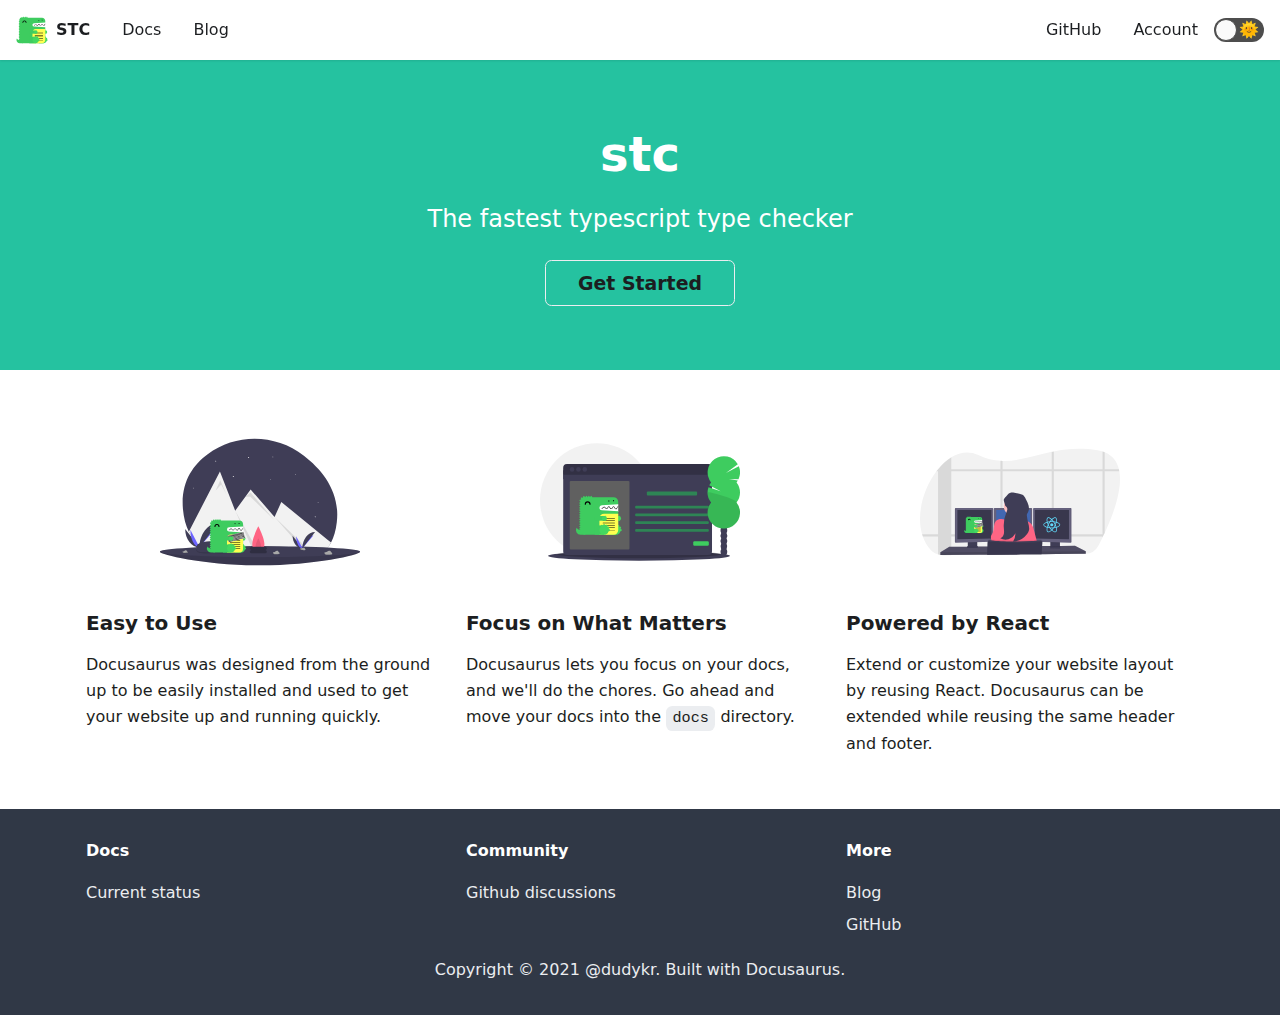
<file: index.html>
<!doctype html>
<html lang="en">
<head>
<meta charset="UTF-8">
<meta name="viewport" content="width=device-width,initial-scale=1">
<meta name="generator" content="Docusaurus v2.0.0-alpha.70">
<link rel="alternate" type="application/rss+xml" href="/blog/rss.xml" title="stc Blog RSS Feed">
<link rel="alternate" type="application/atom+xml" href="/blog/atom.xml" title="stc Blog Atom Feed">
<link rel="preconnect" href="https://www.google-analytics.com">
<script>window.ga=window.ga||function(){(ga.q=ga.q||[]).push(arguments)},ga.l=+new Date,ga("create","G-XEGVWSN58H","auto"),ga("send","pageview")</script>
<script async src="https://www.google-analytics.com/analytics.js"></script><title data-react-helmet="true">stc: The fastest type checker for typescript | stc</title><meta data-react-helmet="true" property="og:title" content="stc: The fastest type checker for typescript | stc"><meta data-react-helmet="true" name="description" content="Description will go into a meta tag in &lt;head /&gt;"><meta data-react-helmet="true" property="og:description" content="Description will go into a meta tag in &lt;head /&gt;"><meta data-react-helmet="true" name="twitter:card" content="summary_large_image"><meta data-react-helmet="true" name="docusaurus_locale" content="en"><meta data-react-helmet="true" name="docusaurus_tag" content="default"><link data-react-helmet="true" rel="shortcut icon" href="/img/favicon.ico"><script data-react-helmet="true">document.addEventListener("DOMContentLoaded",(function(){var n=document.getElementById("base-url-issue-banner-container");if(n){var e=window.location.pathname,t="/"===e.substr(-1)?e:e+"/";n.innerHTML=t}}))</script><link rel="stylesheet" href="/styles.e060d298.css">
<link rel="preload" href="/styles.1d54d335.js" as="script">
<link rel="preload" href="/runtime~main.8b361825.js" as="script">
<link rel="preload" href="/main.5ab69cf9.js" as="script">
<link rel="preload" href="/common.813f2505.js" as="script">
<link rel="preload" href="/c4f5d8e4.56640cee.js" as="script">
</head>
<body>
<script>!function(){function t(t){document.documentElement.setAttribute("data-theme",t)}var e=function(){var t=null;try{t=localStorage.getItem("theme")}catch(t){}return t}();t(null!==e?e:"light")}()</script><div id="__docusaurus">
<div class="baseUrlIssueBanner_1-cE" style="border:solid red thick;background-color:#ffe6b3;margin:20px;padding:20px;font-size:20px"><p style="font-weight:bold;font-size:30px">Your Docusaurus site did not load properly.</p><p>A very common reason is a wrong site <a href="https://v2.docusaurus.io/docs/docusaurus.config.js/#baseurl" style="font-weight:bold">baseUrl configuration</a>.</p><p>Current configured baseUrl = <span style="font-weight:bold;color:red">/</span>  (default value)</p><p>We suggest trying baseUrl = <span style="font-weight:bold;color:green" id="base-url-issue-banner-container"></span> </p></div><nav aria-label="Skip navigation links"><button type="button" tabindex="0" class="skipToContent_11B0">Skip to main content</button></nav><nav class="navbar navbar--fixed-top"><div class="navbar__inner"><div class="navbar__items"><div aria-label="Navigation bar toggle" class="navbar__toggle" role="button" tabindex="0"><svg aria-label="Menu" width="30" height="30" viewBox="0 0 30 30" role="img" focusable="false"><title>Menu</title><path stroke="currentColor" stroke-linecap="round" stroke-miterlimit="10" stroke-width="2" d="M4 7h22M4 15h22M4 23h22"></path></svg></div><a class="navbar__brand" href="/"><img src="/img/logo.svg" alt="My Site Logo" class="themedImage_YANc themedImage--light_3CMI navbar__logo"><img src="/img/logo.svg" alt="My Site Logo" class="themedImage_YANc themedImage--dark_3ARp navbar__logo"><strong class="navbar__title">STC</strong></a><a class="navbar__item navbar__link" href="/docs/">Docs</a><a class="navbar__item navbar__link" href="/blog">Blog</a></div><div class="navbar__items navbar__items--right"><a href="https://github.com/stc-rs/stc" target="_blank" rel="noopener noreferrer" class="navbar__item navbar__link">GitHub</a><a class="navbar__item navbar__link" href="/account">Account</a><div class="react-toggle react-toggle--disabled displayOnlyInLargeViewport_2N3Q"><div class="react-toggle-track"><div class="react-toggle-track-check"><span class="toggle_3NWk">🌜</span></div><div class="react-toggle-track-x"><span class="toggle_3NWk">🌞</span></div></div><div class="react-toggle-thumb"></div><input type="checkbox" disabled="" aria-label="Dark mode toggle" class="react-toggle-screenreader-only"></div></div></div><div role="presentation" class="navbar-sidebar__backdrop"></div><div class="navbar-sidebar"><div class="navbar-sidebar__brand"><a class="navbar__brand" href="/"><img src="/img/logo.svg" alt="My Site Logo" class="themedImage_YANc themedImage--light_3CMI navbar__logo"><img src="/img/logo.svg" alt="My Site Logo" class="themedImage_YANc themedImage--dark_3ARp navbar__logo"><strong class="navbar__title">STC</strong></a></div><div class="navbar-sidebar__items"><div class="menu"><ul class="menu__list"><li class="menu__list-item"><a class="menu__link" href="/docs/">Docs</a></li><li class="menu__list-item"><a class="menu__link" href="/blog">Blog</a></li><li class="menu__list-item"><a href="https://github.com/stc-rs/stc" target="_blank" rel="noopener noreferrer" class="menu__link">GitHub</a></li><li class="menu__list-item"><a class="menu__link" href="/account">Account</a></li></ul></div></div></div></nav><div class="main-wrapper"><header class="hero hero--primary heroBanner_2Ftp"><div class="container"><h1 class="hero__title">stc</h1><p class="hero__subtitle">The fastest typescript type checker</p><div class="buttons_1Wc3"><a class="button button--outline button--secondary button--lg" href="/docs/">Get Started</a></div></div></header><main><section class="features_P2SU"><div class="container"><div class="row"><div class="col col--4"><div class="text--center"><img class="featureImage_3Xqx" src="/img/undraw_docusaurus_mountain.svg" alt="Easy to Use"></div><h3>Easy to Use</h3><p>Docusaurus was designed from the ground up to be easily installed and used to get your website up and running quickly.</p></div><div class="col col--4"><div class="text--center"><img class="featureImage_3Xqx" src="/img/undraw_docusaurus_tree.svg" alt="Focus on What Matters"></div><h3>Focus on What Matters</h3><p>Docusaurus lets you focus on your docs, and we&#x27;ll do the chores. Go ahead and move your docs into the <code>docs</code> directory.</p></div><div class="col col--4"><div class="text--center"><img class="featureImage_3Xqx" src="/img/undraw_docusaurus_react.svg" alt="Powered by React"></div><h3>Powered by React</h3><p>Extend or customize your website layout by reusing React. Docusaurus can be extended while reusing the same header and footer.</p></div></div></div></section></main></div><footer class="footer footer--dark"><div class="container"><div class="row footer__links"><div class="col footer__col"><h4 class="footer__title">Docs</h4><ul class="footer__items"><li class="footer__item"><a class="footer__link-item" href="/docs/">Current status</a></li></ul></div><div class="col footer__col"><h4 class="footer__title">Community</h4><ul class="footer__items"><li class="footer__item"><a href="https://github.com/stc-rs/stc/discussions" target="_blank" rel="noopener noreferrer" class="footer__link-item">Github discussions</a></li></ul></div><div class="col footer__col"><h4 class="footer__title">More</h4><ul class="footer__items"><li class="footer__item"><a class="footer__link-item" href="/blog">Blog</a></li><li class="footer__item"><a href="https://github.com/stc-rs/stc" target="_blank" rel="noopener noreferrer" class="footer__link-item">GitHub</a></li></ul></div></div><div class="footer__bottom text--center"><div class="footer__copyright">Copyright © 2021 @dudykr. Built with Docusaurus.</div></div></div></footer></div>
<script src="/styles.1d54d335.js"></script>
<script src="/runtime~main.8b361825.js"></script>
<script src="/main.5ab69cf9.js"></script>
<script src="/common.813f2505.js"></script>
<script src="/c4f5d8e4.56640cee.js"></script>
</body>
</html>
</file>
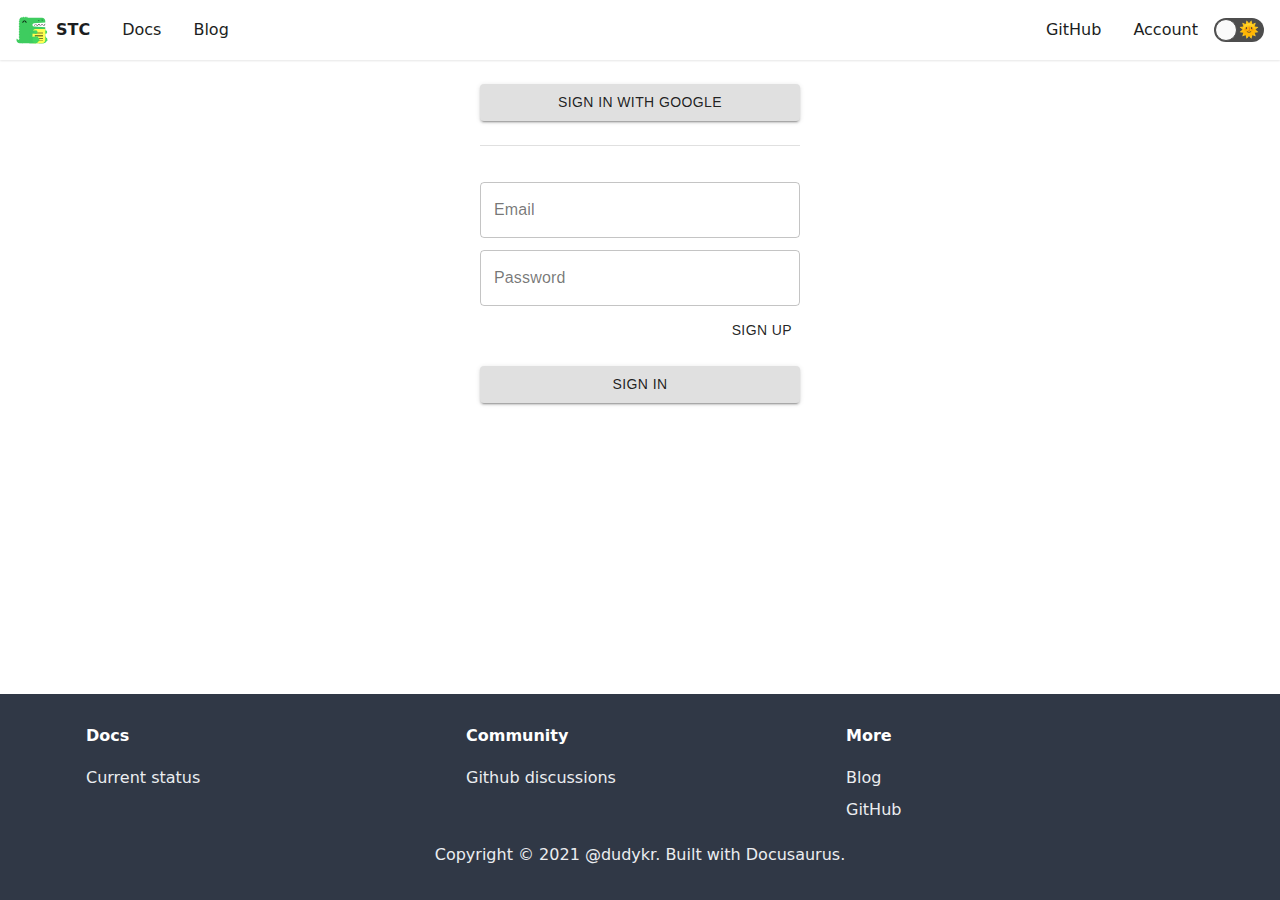
<file: account/index.html>
<!doctype html>
<html>
<head>
<meta charset="UTF-8">
<meta name="viewport" content="width=device-width,initial-scale=1">
<meta name="generator" content="Docusaurus v2.0.0-alpha.70">
<link rel="alternate" type="application/rss+xml" href="/blog/rss.xml" title="stc Blog RSS Feed">
<link rel="alternate" type="application/atom+xml" href="/blog/atom.xml" title="stc Blog Atom Feed">
<link rel="preconnect" href="https://www.google-analytics.com">
<script>window.ga=window.ga||function(){(ga.q=ga.q||[]).push(arguments)},ga.l=+new Date,ga("create","G-XEGVWSN58H","auto"),ga("send","pageview")</script>
<script async src="https://www.google-analytics.com/analytics.js"></script><title data-react-helmet="true"></title><link rel="stylesheet" href="/styles.e060d298.css">
<link rel="preload" href="/styles.1d54d335.js" as="script">
<link rel="preload" href="/runtime~main.8b361825.js" as="script">
<link rel="preload" href="/main.5ab69cf9.js" as="script">
<link rel="preload" href="/common.813f2505.js" as="script">
<link rel="preload" href="/2.3e7ce6a5.js" as="script">
<link rel="preload" href="/3521ff3e.f307b199.js" as="script">
</head>
<body>
<script>!function(){function t(t){document.documentElement.setAttribute("data-theme",t)}var e=function(){var t=null;try{t=localStorage.getItem("theme")}catch(t){}return t}();t(null!==e?e:"light")}()</script><div id="__docusaurus">
<div>Account page</div></div>
<script src="/styles.1d54d335.js"></script>
<script src="/runtime~main.8b361825.js"></script>
<script src="/main.5ab69cf9.js"></script>
<script src="/common.813f2505.js"></script>
<script src="/2.3e7ce6a5.js"></script>
<script src="/3521ff3e.f307b199.js"></script>
</body>
</html>
</file>
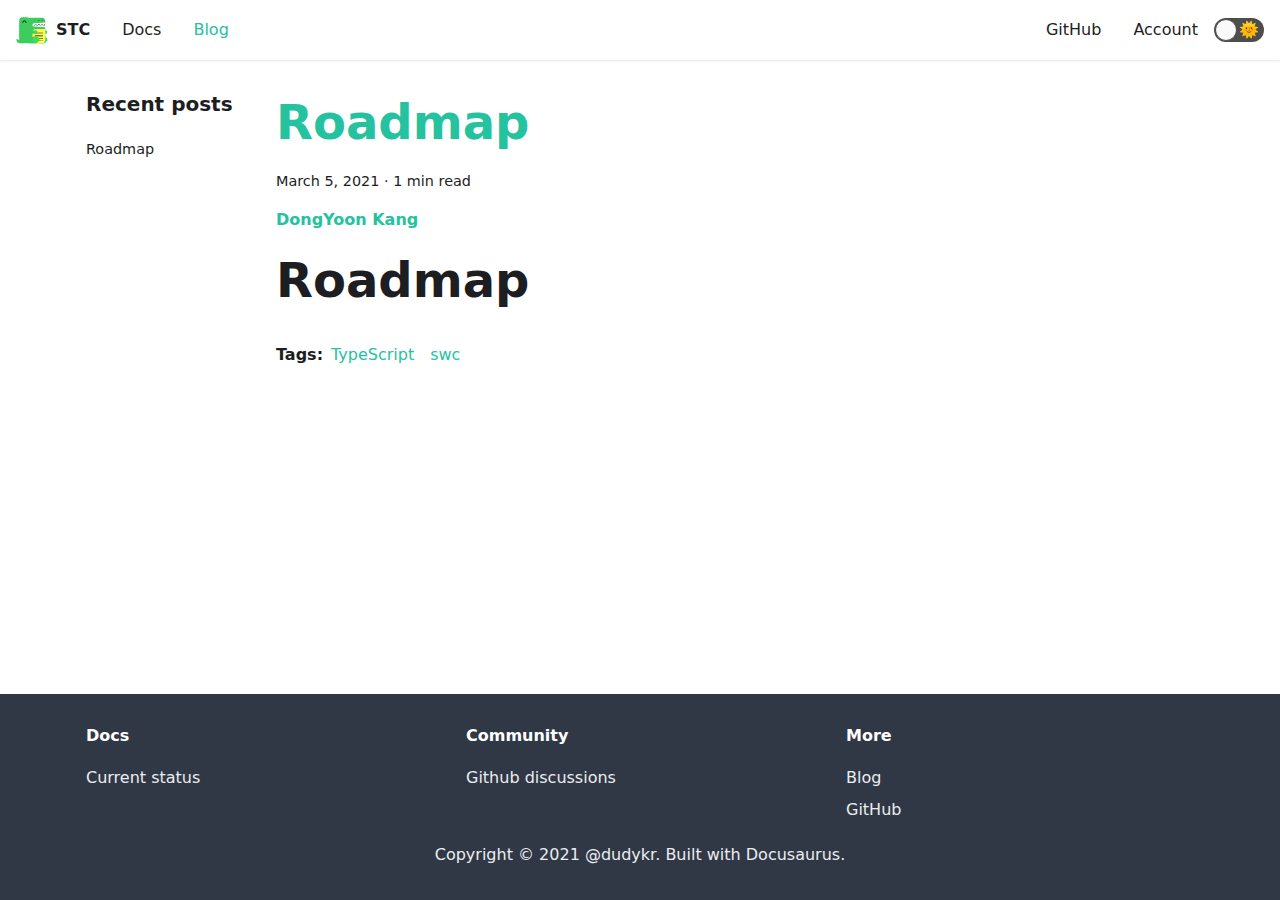
<file: blog/index.html>
<!doctype html>
<html lang="en">
<head>
<meta charset="UTF-8">
<meta name="viewport" content="width=device-width,initial-scale=1">
<meta name="generator" content="Docusaurus v2.0.0-alpha.70">
<link rel="alternate" type="application/rss+xml" href="/blog/rss.xml" title="stc Blog RSS Feed">
<link rel="alternate" type="application/atom+xml" href="/blog/atom.xml" title="stc Blog Atom Feed">
<link rel="preconnect" href="https://www.google-analytics.com">
<script>window.ga=window.ga||function(){(ga.q=ga.q||[]).push(arguments)},ga.l=+new Date,ga("create","G-XEGVWSN58H","auto"),ga("send","pageview")</script>
<script async src="https://www.google-analytics.com/analytics.js"></script><title data-react-helmet="true">Blog | stc</title><meta data-react-helmet="true" property="og:title" content="Blog | stc"><meta data-react-helmet="true" name="description" content="Blog"><meta data-react-helmet="true" property="og:description" content="Blog"><meta data-react-helmet="true" name="twitter:card" content="summary_large_image"><meta data-react-helmet="true" name="docusaurus_locale" content="en"><meta data-react-helmet="true" name="docusaurus_tag" content="default"><link data-react-helmet="true" rel="shortcut icon" href="/img/favicon.ico"><link rel="stylesheet" href="/styles.e060d298.css">
<link rel="preload" href="/styles.1d54d335.js" as="script">
<link rel="preload" href="/runtime~main.8b361825.js" as="script">
<link rel="preload" href="/main.5ab69cf9.js" as="script">
<link rel="preload" href="/common.813f2505.js" as="script">
<link rel="preload" href="/23.c7bce4c4.js" as="script">
<link rel="preload" href="/e3f34e86.e18051ac.js" as="script">
<link rel="preload" href="/d46851ed.bb0f0b7d.js" as="script">
<link rel="preload" href="/b2b675dd.b30bd6c3.js" as="script">
</head>
<body>
<script>!function(){function t(t){document.documentElement.setAttribute("data-theme",t)}var e=function(){var t=null;try{t=localStorage.getItem("theme")}catch(t){}return t}();t(null!==e?e:"light")}()</script><div id="__docusaurus">
<nav aria-label="Skip navigation links"><button type="button" tabindex="0" class="skipToContent_11B0">Skip to main content</button></nav><nav class="navbar navbar--fixed-top"><div class="navbar__inner"><div class="navbar__items"><div aria-label="Navigation bar toggle" class="navbar__toggle" role="button" tabindex="0"><svg aria-label="Menu" width="30" height="30" viewBox="0 0 30 30" role="img" focusable="false"><title>Menu</title><path stroke="currentColor" stroke-linecap="round" stroke-miterlimit="10" stroke-width="2" d="M4 7h22M4 15h22M4 23h22"></path></svg></div><a class="navbar__brand" href="/"><img src="/img/logo.svg" alt="My Site Logo" class="themedImage_YANc themedImage--light_3CMI navbar__logo"><img src="/img/logo.svg" alt="My Site Logo" class="themedImage_YANc themedImage--dark_3ARp navbar__logo"><strong class="navbar__title">STC</strong></a><a class="navbar__item navbar__link" href="/docs/">Docs</a><a aria-current="page" class="navbar__item navbar__link navbar__link--active" href="/blog">Blog</a></div><div class="navbar__items navbar__items--right"><a href="https://github.com/stc-rs/stc" target="_blank" rel="noopener noreferrer" class="navbar__item navbar__link">GitHub</a><a class="navbar__item navbar__link" href="/account">Account</a><div class="react-toggle react-toggle--disabled displayOnlyInLargeViewport_2N3Q"><div class="react-toggle-track"><div class="react-toggle-track-check"><span class="toggle_3NWk">🌜</span></div><div class="react-toggle-track-x"><span class="toggle_3NWk">🌞</span></div></div><div class="react-toggle-thumb"></div><input type="checkbox" disabled="" aria-label="Dark mode toggle" class="react-toggle-screenreader-only"></div></div></div><div role="presentation" class="navbar-sidebar__backdrop"></div><div class="navbar-sidebar"><div class="navbar-sidebar__brand"><a class="navbar__brand" href="/"><img src="/img/logo.svg" alt="My Site Logo" class="themedImage_YANc themedImage--light_3CMI navbar__logo"><img src="/img/logo.svg" alt="My Site Logo" class="themedImage_YANc themedImage--dark_3ARp navbar__logo"><strong class="navbar__title">STC</strong></a></div><div class="navbar-sidebar__items"><div class="menu"><ul class="menu__list"><li class="menu__list-item"><a class="menu__link" href="/docs/">Docs</a></li><li class="menu__list-item"><a aria-current="page" class="menu__link navbar__link--active" href="/blog">Blog</a></li><li class="menu__list-item"><a href="https://github.com/stc-rs/stc" target="_blank" rel="noopener noreferrer" class="menu__link">GitHub</a></li><li class="menu__list-item"><a class="menu__link" href="/account">Account</a></li></ul></div></div></div></nav><div class="main-wrapper blog-wrapper"><div class="container margin-vert--lg"><div class="row"><div class="col col--2"><div class="sidebar_SWld thin-scrollbar"><h3 class="sidebarItemTitle_Km2m">Recent posts</h3><ul class="sidebarItemList_3UpA"><li class="sidebarItem_2T0D"><a class="sidebarItemLink_v5H9" href="/blog/roadmap">Roadmap</a></li></ul></div></div><main class="col col--8"><article class="margin-bottom--xl"><header><h2 class="margin-bottom--sm blogPostTitle_3-lP"><a href="/blog/roadmap">Roadmap</a></h2><div class="margin-vert--md"><time datetime="2021-03-05T00:00:00.000Z" class="blogPostDate_Ta7i">March 5, 2021  · 1 min read</time></div><div class="avatar margin-vert--md"><div class="avatar__intro"><h4 class="avatar__name"><a href="https://github.com/kdy1" target="_blank" rel="noreferrer noopener">DongYoon Kang</a></h4><small class="avatar__subtitle"></small></div></div></header><section class="markdown"><h1><a aria-hidden="true" tabindex="-1" class="anchor enhancedAnchor_prK2" id="roadmap"></a>Roadmap<a class="hash-link" href="#roadmap" title="Direct link to heading">#</a></h1></section><footer class="row margin-vert--lg"><div class="col"><strong>Tags:</strong><a class="margin-horiz--sm" href="/blog/tags/type-script">TypeScript</a><a class="margin-horiz--sm" href="/blog/tags/swc">swc</a></div></footer></article><nav class="pagination-nav" aria-label="Blog list page navigation"><div class="pagination-nav__item"></div><div class="pagination-nav__item pagination-nav__item--next"></div></nav></main></div></div></div><footer class="footer footer--dark"><div class="container"><div class="row footer__links"><div class="col footer__col"><h4 class="footer__title">Docs</h4><ul class="footer__items"><li class="footer__item"><a class="footer__link-item" href="/docs/">Current status</a></li></ul></div><div class="col footer__col"><h4 class="footer__title">Community</h4><ul class="footer__items"><li class="footer__item"><a href="https://github.com/stc-rs/stc/discussions" target="_blank" rel="noopener noreferrer" class="footer__link-item">Github discussions</a></li></ul></div><div class="col footer__col"><h4 class="footer__title">More</h4><ul class="footer__items"><li class="footer__item"><a class="footer__link-item" href="/blog">Blog</a></li><li class="footer__item"><a href="https://github.com/stc-rs/stc" target="_blank" rel="noopener noreferrer" class="footer__link-item">GitHub</a></li></ul></div></div><div class="footer__bottom text--center"><div class="footer__copyright">Copyright © 2021 @dudykr. Built with Docusaurus.</div></div></div></footer></div>
<script src="/styles.1d54d335.js"></script>
<script src="/runtime~main.8b361825.js"></script>
<script src="/main.5ab69cf9.js"></script>
<script src="/common.813f2505.js"></script>
<script src="/23.c7bce4c4.js"></script>
<script src="/e3f34e86.e18051ac.js"></script>
<script src="/d46851ed.bb0f0b7d.js"></script>
<script src="/b2b675dd.b30bd6c3.js"></script>
</body>
</html>
</file>
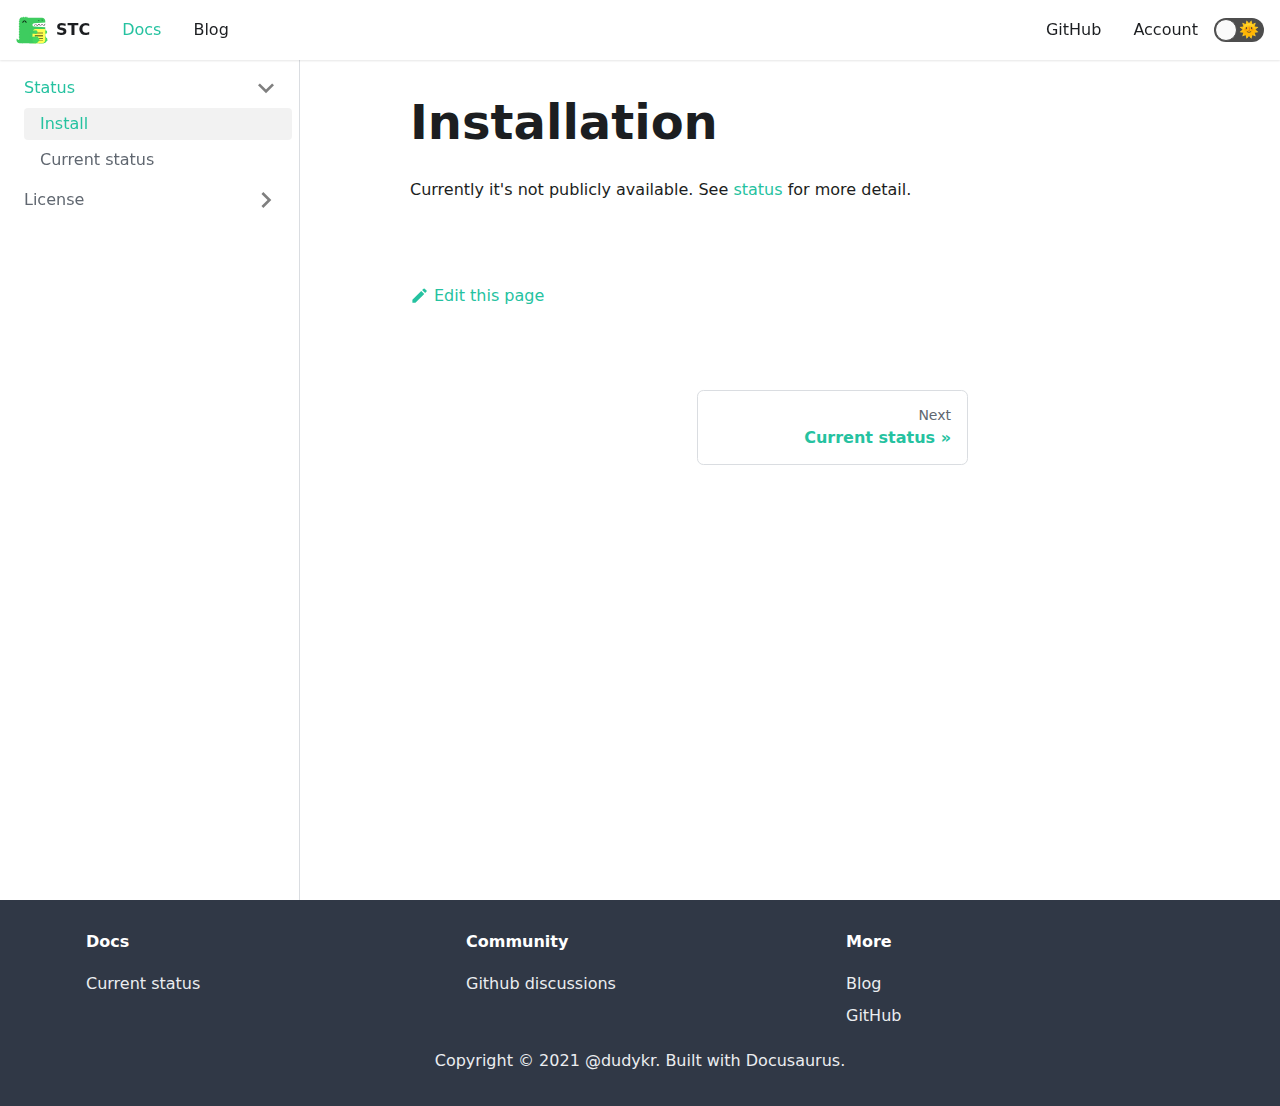
<file: docs/index.html>
<!doctype html>
<html lang="en">
<head>
<meta charset="UTF-8">
<meta name="viewport" content="width=device-width,initial-scale=1">
<meta name="generator" content="Docusaurus v2.0.0-alpha.70">
<link rel="alternate" type="application/rss+xml" href="/blog/rss.xml" title="stc Blog RSS Feed">
<link rel="alternate" type="application/atom+xml" href="/blog/atom.xml" title="stc Blog Atom Feed">
<link rel="preconnect" href="https://www.google-analytics.com">
<script>window.ga=window.ga||function(){(ga.q=ga.q||[]).push(arguments)},ga.l=+new Date,ga("create","G-XEGVWSN58H","auto"),ga("send","pageview")</script>
<script async src="https://www.google-analytics.com/analytics.js"></script><title data-react-helmet="true">Installation | stc</title><meta data-react-helmet="true" name="twitter:card" content="summary_large_image"><meta data-react-helmet="true" name="docusaurus_locale" content="en"><meta data-react-helmet="true" name="docusaurus_version" content="current"><meta data-react-helmet="true" name="docusaurus_tag" content="docs-default-current"><meta data-react-helmet="true" property="og:title" content="Installation | stc"><meta data-react-helmet="true" name="description" content="Currently it&#x27;s not publicly available."><meta data-react-helmet="true" property="og:description" content="Currently it&#x27;s not publicly available."><meta data-react-helmet="true" property="og:url" content="https://stc.dudy.dev/docs/"><link data-react-helmet="true" rel="shortcut icon" href="/img/favicon.ico"><link data-react-helmet="true" rel="canonical" href="https://stc.dudy.dev/docs/"><link rel="stylesheet" href="/styles.e060d298.css">
<link rel="preload" href="/styles.1d54d335.js" as="script">
<link rel="preload" href="/runtime~main.8b361825.js" as="script">
<link rel="preload" href="/main.5ab69cf9.js" as="script">
<link rel="preload" href="/common.813f2505.js" as="script">
<link rel="preload" href="/25.6c7084a0.js" as="script">
<link rel="preload" href="/26.95d4c8e1.js" as="script">
<link rel="preload" href="/935f2afb.8127e460.js" as="script">
<link rel="preload" href="/17896441.9a63531b.js" as="script">
<link rel="preload" href="/3b8c55ea.ffdcddef.js" as="script">
</head>
<body>
<script>!function(){function t(t){document.documentElement.setAttribute("data-theme",t)}var e=function(){var t=null;try{t=localStorage.getItem("theme")}catch(t){}return t}();t(null!==e?e:"light")}()</script><div id="__docusaurus">
<nav aria-label="Skip navigation links"><button type="button" tabindex="0" class="skipToContent_11B0">Skip to main content</button></nav><nav class="navbar navbar--fixed-top"><div class="navbar__inner"><div class="navbar__items"><div aria-label="Navigation bar toggle" class="navbar__toggle" role="button" tabindex="0"><svg aria-label="Menu" width="30" height="30" viewBox="0 0 30 30" role="img" focusable="false"><title>Menu</title><path stroke="currentColor" stroke-linecap="round" stroke-miterlimit="10" stroke-width="2" d="M4 7h22M4 15h22M4 23h22"></path></svg></div><a class="navbar__brand" href="/"><img src="/img/logo.svg" alt="My Site Logo" class="themedImage_YANc themedImage--light_3CMI navbar__logo"><img src="/img/logo.svg" alt="My Site Logo" class="themedImage_YANc themedImage--dark_3ARp navbar__logo"><strong class="navbar__title">STC</strong></a><a aria-current="page" class="navbar__item navbar__link navbar__link--active" href="/docs/">Docs</a><a class="navbar__item navbar__link" href="/blog">Blog</a></div><div class="navbar__items navbar__items--right"><a href="https://github.com/stc-rs/stc" target="_blank" rel="noopener noreferrer" class="navbar__item navbar__link">GitHub</a><a class="navbar__item navbar__link" href="/account">Account</a><div class="react-toggle react-toggle--disabled displayOnlyInLargeViewport_2N3Q"><div class="react-toggle-track"><div class="react-toggle-track-check"><span class="toggle_3NWk">🌜</span></div><div class="react-toggle-track-x"><span class="toggle_3NWk">🌞</span></div></div><div class="react-toggle-thumb"></div><input type="checkbox" disabled="" aria-label="Dark mode toggle" class="react-toggle-screenreader-only"></div></div></div><div role="presentation" class="navbar-sidebar__backdrop"></div><div class="navbar-sidebar"><div class="navbar-sidebar__brand"><a class="navbar__brand" href="/"><img src="/img/logo.svg" alt="My Site Logo" class="themedImage_YANc themedImage--light_3CMI navbar__logo"><img src="/img/logo.svg" alt="My Site Logo" class="themedImage_YANc themedImage--dark_3ARp navbar__logo"><strong class="navbar__title">STC</strong></a></div><div class="navbar-sidebar__items"><div class="menu"><ul class="menu__list"><li class="menu__list-item"><a aria-current="page" class="menu__link navbar__link--active" href="/docs/">Docs</a></li><li class="menu__list-item"><a class="menu__link" href="/blog">Blog</a></li><li class="menu__list-item"><a href="https://github.com/stc-rs/stc" target="_blank" rel="noopener noreferrer" class="menu__link">GitHub</a></li><li class="menu__list-item"><a class="menu__link" href="/account">Account</a></li></ul></div></div></div></nav><div class="main-wrapper"><div class="docPage_vMrn"><div class="docSidebarContainer_3Ak5" role="complementary"><div class="sidebar_3gvy"><div class="menu menu--responsive thin-scrollbar menu_1yIk"><button aria-label="Open Menu" aria-haspopup="true" class="button button--secondary button--sm menu__button" type="button"><svg aria-label="Menu" class="sidebarMenuIcon_1CUI" width="24" height="24" viewBox="0 0 30 30" role="img" focusable="false"><title>Menu</title><path stroke="currentColor" stroke-linecap="round" stroke-miterlimit="10" stroke-width="2" d="M4 7h22M4 15h22M4 23h22"></path></svg></button><ul class="menu__list"><li class="menu__list-item"><a class="menu__link menu__link--sublist menu__link--active" href="#!">Status</a><ul class="menu__list"><li class="menu__list-item"><a aria-current="page" class="menu__link menu__link--active active" tabindex="0" href="/docs/">Install</a></li><li class="menu__list-item"><a class="menu__link" tabindex="0" href="/docs/status">Current status</a></li></ul></li><li class="menu__list-item menu__list-item--collapsed"><a class="menu__link menu__link--sublist" href="#!">License</a><ul class="menu__list"><li class="menu__list-item"><a class="menu__link" tabindex="-1" href="/docs/license/faq">FAQ</a></li></ul></li></ul></div></div></div><main class="docMainContainer_2iGs"><div class="container padding-vert--lg docItemWrapper_1bxp"><div class="row"><div class="col docItemCol_U38p"><div class="docItemContainer_a7m4"><article><header><h1 class="docTitle_Oumm">Installation</h1></header><div class="markdown"><p>Currently it&#x27;s not publicly available.
See <a href="/docs/status">status</a> for more detail.</p></div></article><div class="margin-vert--xl"><div class="row"><div class="col"><a href="https://github.com/stc-rs/website/edit/main/sidebars.js/docs/installation.md" target="_blank" rel="noreferrer noopener"><svg fill="currentColor" height="1.2em" width="1.2em" preserveAspectRatio="xMidYMid meet" role="img" viewBox="0 0 40 40" class="iconEdit_2LL7"><g><path d="m34.5 11.7l-3 3.1-6.3-6.3 3.1-3q0.5-0.5 1.2-0.5t1.1 0.5l3.9 3.9q0.5 0.4 0.5 1.1t-0.5 1.2z m-29.5 17.1l18.4-18.5 6.3 6.3-18.4 18.4h-6.3v-6.2z"></path></g></svg>Edit this page</a></div></div></div><div class="margin-vert--lg"><nav class="pagination-nav" aria-label="Blog list page navigation"><div class="pagination-nav__item"></div><div class="pagination-nav__item pagination-nav__item--next"><a class="pagination-nav__link" href="/docs/status"><div class="pagination-nav__sublabel">Next</div><div class="pagination-nav__label">Current status »</div></a></div></nav></div></div></div><div class="col col--3"><div class="tableOfContents_2xL- thin-scrollbar"></div></div></div></div></main></div></div><footer class="footer footer--dark"><div class="container"><div class="row footer__links"><div class="col footer__col"><h4 class="footer__title">Docs</h4><ul class="footer__items"><li class="footer__item"><a class="footer__link-item" href="/docs/">Current status</a></li></ul></div><div class="col footer__col"><h4 class="footer__title">Community</h4><ul class="footer__items"><li class="footer__item"><a href="https://github.com/stc-rs/stc/discussions" target="_blank" rel="noopener noreferrer" class="footer__link-item">Github discussions</a></li></ul></div><div class="col footer__col"><h4 class="footer__title">More</h4><ul class="footer__items"><li class="footer__item"><a class="footer__link-item" href="/blog">Blog</a></li><li class="footer__item"><a href="https://github.com/stc-rs/stc" target="_blank" rel="noopener noreferrer" class="footer__link-item">GitHub</a></li></ul></div></div><div class="footer__bottom text--center"><div class="footer__copyright">Copyright © 2021 @dudykr. Built with Docusaurus.</div></div></div></footer></div>
<script src="/styles.1d54d335.js"></script>
<script src="/runtime~main.8b361825.js"></script>
<script src="/main.5ab69cf9.js"></script>
<script src="/common.813f2505.js"></script>
<script src="/25.6c7084a0.js"></script>
<script src="/26.95d4c8e1.js"></script>
<script src="/935f2afb.8127e460.js"></script>
<script src="/17896441.9a63531b.js"></script>
<script src="/3b8c55ea.ffdcddef.js"></script>
</body>
</html>
</file>
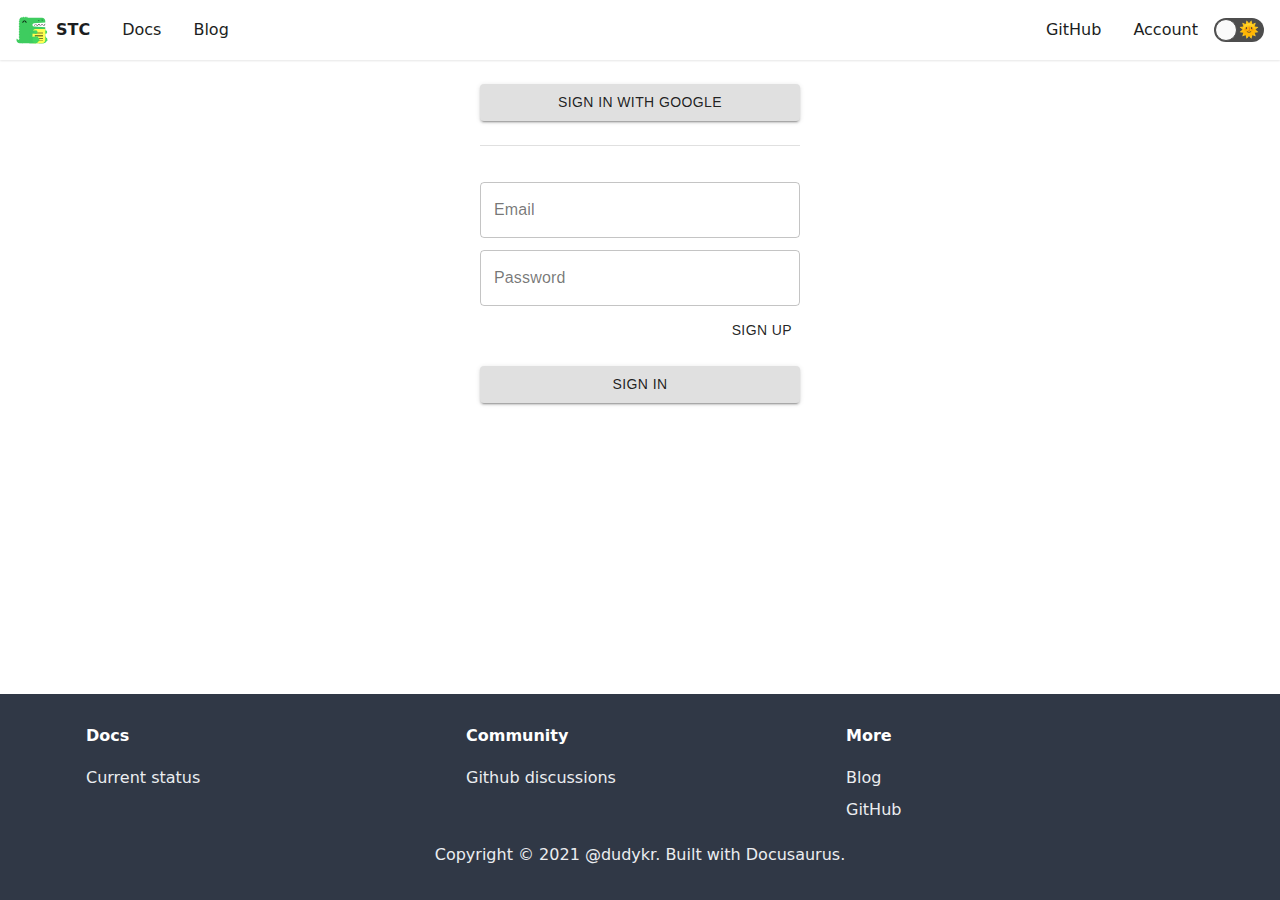
<file: login/index.html>
<!doctype html>
<html>
<head>
<meta charset="UTF-8">
<meta name="viewport" content="width=device-width,initial-scale=1">
<meta name="generator" content="Docusaurus v2.0.0-alpha.70">
<link rel="alternate" type="application/rss+xml" href="/blog/rss.xml" title="stc Blog RSS Feed">
<link rel="alternate" type="application/atom+xml" href="/blog/atom.xml" title="stc Blog Atom Feed">
<link rel="preconnect" href="https://www.google-analytics.com">
<script>window.ga=window.ga||function(){(ga.q=ga.q||[]).push(arguments)},ga.l=+new Date,ga("create","G-XEGVWSN58H","auto"),ga("send","pageview")</script>
<script async src="https://www.google-analytics.com/analytics.js"></script><title data-react-helmet="true"></title><link rel="stylesheet" href="/styles.e060d298.css">
<link rel="preload" href="/styles.1d54d335.js" as="script">
<link rel="preload" href="/runtime~main.8b361825.js" as="script">
<link rel="preload" href="/main.5ab69cf9.js" as="script">
<link rel="preload" href="/common.813f2505.js" as="script">
<link rel="preload" href="/2.3e7ce6a5.js" as="script">
<link rel="preload" href="/21.7de656d5.js" as="script">
<link rel="preload" href="/c113b7f6.ad0672da.js" as="script">
</head>
<body>
<script>!function(){function t(t){document.documentElement.setAttribute("data-theme",t)}var e=function(){var t=null;try{t=localStorage.getItem("theme")}catch(t){}return t}();t(null!==e?e:"light")}()</script><div id="__docusaurus">
<div>Login page</div></div>
<script src="/styles.1d54d335.js"></script>
<script src="/runtime~main.8b361825.js"></script>
<script src="/main.5ab69cf9.js"></script>
<script src="/common.813f2505.js"></script>
<script src="/2.3e7ce6a5.js"></script>
<script src="/21.7de656d5.js"></script>
<script src="/c113b7f6.ad0672da.js"></script>
</body>
</html>
</file>
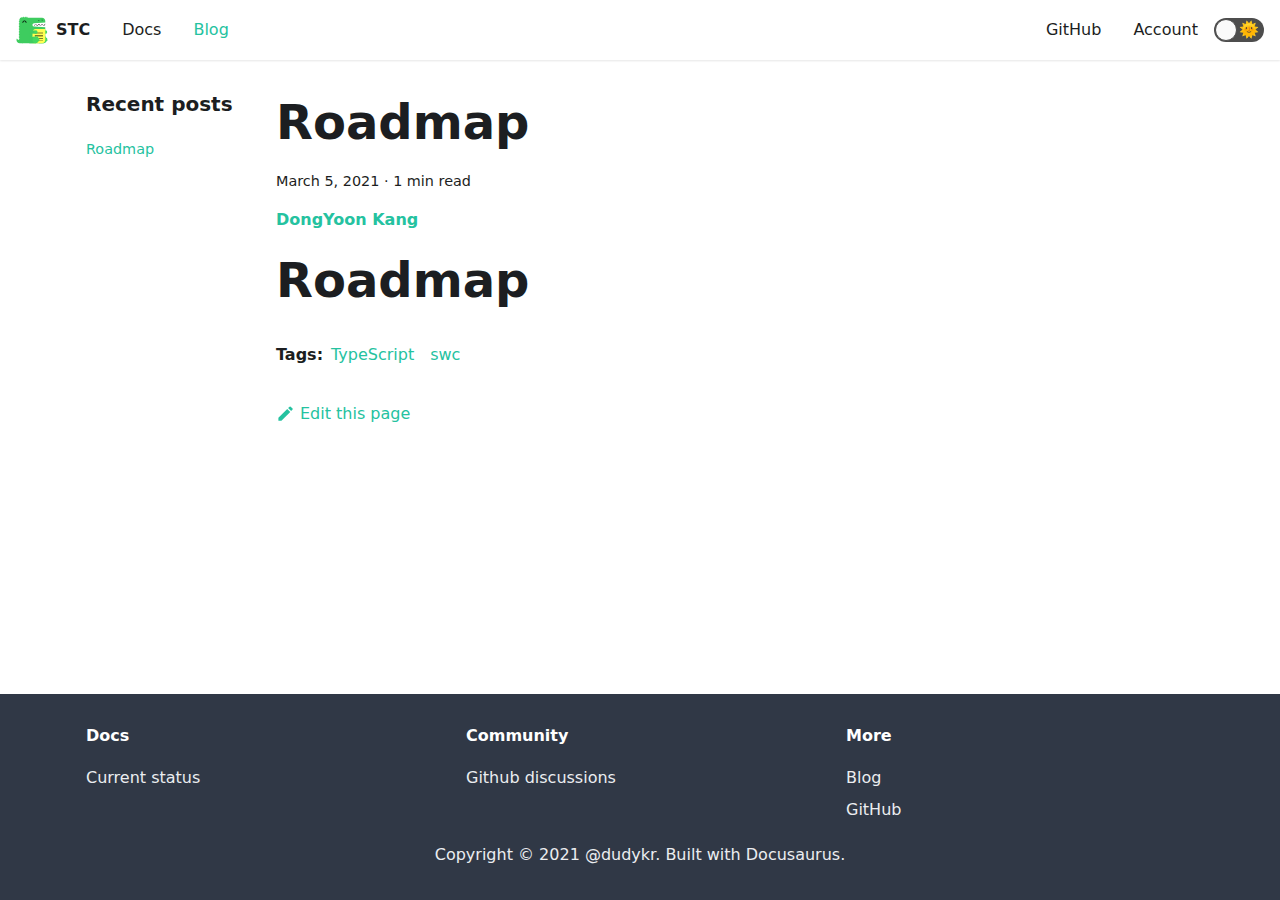
<file: blog/roadmap/index.html>
<!doctype html>
<html lang="en">
<head>
<meta charset="UTF-8">
<meta name="viewport" content="width=device-width,initial-scale=1">
<meta name="generator" content="Docusaurus v2.0.0-alpha.70">
<link rel="alternate" type="application/rss+xml" href="/blog/rss.xml" title="stc Blog RSS Feed">
<link rel="alternate" type="application/atom+xml" href="/blog/atom.xml" title="stc Blog Atom Feed">
<link rel="preconnect" href="https://www.google-analytics.com">
<script>window.ga=window.ga||function(){(ga.q=ga.q||[]).push(arguments)},ga.l=+new Date,ga("create","G-XEGVWSN58H","auto"),ga("send","pageview")</script>
<script async src="https://www.google-analytics.com/analytics.js"></script><title data-react-helmet="true">Roadmap | stc</title><meta data-react-helmet="true" property="og:title" content="Roadmap | stc"><meta data-react-helmet="true" name="description" content="Roadmap"><meta data-react-helmet="true" property="og:description" content="Roadmap"><meta data-react-helmet="true" name="twitter:card" content="summary_large_image"><meta data-react-helmet="true" name="docusaurus_locale" content="en"><meta data-react-helmet="true" name="docusaurus_tag" content="default"><link data-react-helmet="true" rel="shortcut icon" href="/img/favicon.ico"><link rel="stylesheet" href="/styles.e060d298.css">
<link rel="preload" href="/styles.1d54d335.js" as="script">
<link rel="preload" href="/runtime~main.8b361825.js" as="script">
<link rel="preload" href="/main.5ab69cf9.js" as="script">
<link rel="preload" href="/common.813f2505.js" as="script">
<link rel="preload" href="/22.efe0f790.js" as="script">
<link rel="preload" href="/e3f34e86.e18051ac.js" as="script">
<link rel="preload" href="/37050f42.a72f7c54.js" as="script">
</head>
<body>
<script>!function(){function t(t){document.documentElement.setAttribute("data-theme",t)}var e=function(){var t=null;try{t=localStorage.getItem("theme")}catch(t){}return t}();t(null!==e?e:"light")}()</script><div id="__docusaurus">
<nav aria-label="Skip navigation links"><button type="button" tabindex="0" class="skipToContent_11B0">Skip to main content</button></nav><nav class="navbar navbar--fixed-top"><div class="navbar__inner"><div class="navbar__items"><div aria-label="Navigation bar toggle" class="navbar__toggle" role="button" tabindex="0"><svg aria-label="Menu" width="30" height="30" viewBox="0 0 30 30" role="img" focusable="false"><title>Menu</title><path stroke="currentColor" stroke-linecap="round" stroke-miterlimit="10" stroke-width="2" d="M4 7h22M4 15h22M4 23h22"></path></svg></div><a class="navbar__brand" href="/"><img src="/img/logo.svg" alt="My Site Logo" class="themedImage_YANc themedImage--light_3CMI navbar__logo"><img src="/img/logo.svg" alt="My Site Logo" class="themedImage_YANc themedImage--dark_3ARp navbar__logo"><strong class="navbar__title">STC</strong></a><a class="navbar__item navbar__link" href="/docs/">Docs</a><a aria-current="page" class="navbar__item navbar__link navbar__link--active" href="/blog">Blog</a></div><div class="navbar__items navbar__items--right"><a href="https://github.com/stc-rs/stc" target="_blank" rel="noopener noreferrer" class="navbar__item navbar__link">GitHub</a><a class="navbar__item navbar__link" href="/account">Account</a><div class="react-toggle react-toggle--disabled displayOnlyInLargeViewport_2N3Q"><div class="react-toggle-track"><div class="react-toggle-track-check"><span class="toggle_3NWk">🌜</span></div><div class="react-toggle-track-x"><span class="toggle_3NWk">🌞</span></div></div><div class="react-toggle-thumb"></div><input type="checkbox" disabled="" aria-label="Dark mode toggle" class="react-toggle-screenreader-only"></div></div></div><div role="presentation" class="navbar-sidebar__backdrop"></div><div class="navbar-sidebar"><div class="navbar-sidebar__brand"><a class="navbar__brand" href="/"><img src="/img/logo.svg" alt="My Site Logo" class="themedImage_YANc themedImage--light_3CMI navbar__logo"><img src="/img/logo.svg" alt="My Site Logo" class="themedImage_YANc themedImage--dark_3ARp navbar__logo"><strong class="navbar__title">STC</strong></a></div><div class="navbar-sidebar__items"><div class="menu"><ul class="menu__list"><li class="menu__list-item"><a class="menu__link" href="/docs/">Docs</a></li><li class="menu__list-item"><a aria-current="page" class="menu__link navbar__link--active" href="/blog">Blog</a></li><li class="menu__list-item"><a href="https://github.com/stc-rs/stc" target="_blank" rel="noopener noreferrer" class="menu__link">GitHub</a></li><li class="menu__list-item"><a class="menu__link" href="/account">Account</a></li></ul></div></div></div></nav><div class="main-wrapper blog-wrapper"><div class="container margin-vert--lg"><div class="row"><div class="col col--2"><div class="sidebar_SWld thin-scrollbar"><h3 class="sidebarItemTitle_Km2m">Recent posts</h3><ul class="sidebarItemList_3UpA"><li class="sidebarItem_2T0D"><a aria-current="page" class="sidebarItemLink_v5H9 sidebarItemLinkActive_1anX" href="/blog/roadmap">Roadmap</a></li></ul></div></div><main class="col col--8"><article><header><h1 class="margin-bottom--sm blogPostTitle_3-lP">Roadmap</h1><div class="margin-vert--md"><time datetime="2021-03-05T00:00:00.000Z" class="blogPostDate_Ta7i">March 5, 2021  · 1 min read</time></div><div class="avatar margin-vert--md"><div class="avatar__intro"><h4 class="avatar__name"><a href="https://github.com/kdy1" target="_blank" rel="noreferrer noopener">DongYoon Kang</a></h4><small class="avatar__subtitle"></small></div></div></header><section class="markdown"><h1><a aria-hidden="true" tabindex="-1" class="anchor enhancedAnchor_prK2" id="roadmap"></a>Roadmap<a class="hash-link" href="#roadmap" title="Direct link to heading">#</a></h1></section><footer class="row margin-vert--lg"><div class="col"><strong>Tags:</strong><a class="margin-horiz--sm" href="/blog/tags/type-script">TypeScript</a><a class="margin-horiz--sm" href="/blog/tags/swc">swc</a></div></footer></article><div><a href="https://github.com/stc-rs/website/tree/main/blog/blog/2021-03-05-roadmap.md" target="_blank" rel="noreferrer noopener"><svg fill="currentColor" height="1.2em" width="1.2em" preserveAspectRatio="xMidYMid meet" role="img" viewBox="0 0 40 40" class="iconEdit_2LL7"><g><path d="m34.5 11.7l-3 3.1-6.3-6.3 3.1-3q0.5-0.5 1.2-0.5t1.1 0.5l3.9 3.9q0.5 0.4 0.5 1.1t-0.5 1.2z m-29.5 17.1l18.4-18.5 6.3 6.3-18.4 18.4h-6.3v-6.2z"></path></g></svg>Edit this page</a></div></main><div class="col col--2"><div class="tableOfContents_2xL- thin-scrollbar"></div></div></div></div></div><footer class="footer footer--dark"><div class="container"><div class="row footer__links"><div class="col footer__col"><h4 class="footer__title">Docs</h4><ul class="footer__items"><li class="footer__item"><a class="footer__link-item" href="/docs/">Current status</a></li></ul></div><div class="col footer__col"><h4 class="footer__title">Community</h4><ul class="footer__items"><li class="footer__item"><a href="https://github.com/stc-rs/stc/discussions" target="_blank" rel="noopener noreferrer" class="footer__link-item">Github discussions</a></li></ul></div><div class="col footer__col"><h4 class="footer__title">More</h4><ul class="footer__items"><li class="footer__item"><a class="footer__link-item" href="/blog">Blog</a></li><li class="footer__item"><a href="https://github.com/stc-rs/stc" target="_blank" rel="noopener noreferrer" class="footer__link-item">GitHub</a></li></ul></div></div><div class="footer__bottom text--center"><div class="footer__copyright">Copyright © 2021 @dudykr. Built with Docusaurus.</div></div></div></footer></div>
<script src="/styles.1d54d335.js"></script>
<script src="/runtime~main.8b361825.js"></script>
<script src="/main.5ab69cf9.js"></script>
<script src="/common.813f2505.js"></script>
<script src="/22.efe0f790.js"></script>
<script src="/e3f34e86.e18051ac.js"></script>
<script src="/37050f42.a72f7c54.js"></script>
</body>
</html>
</file>
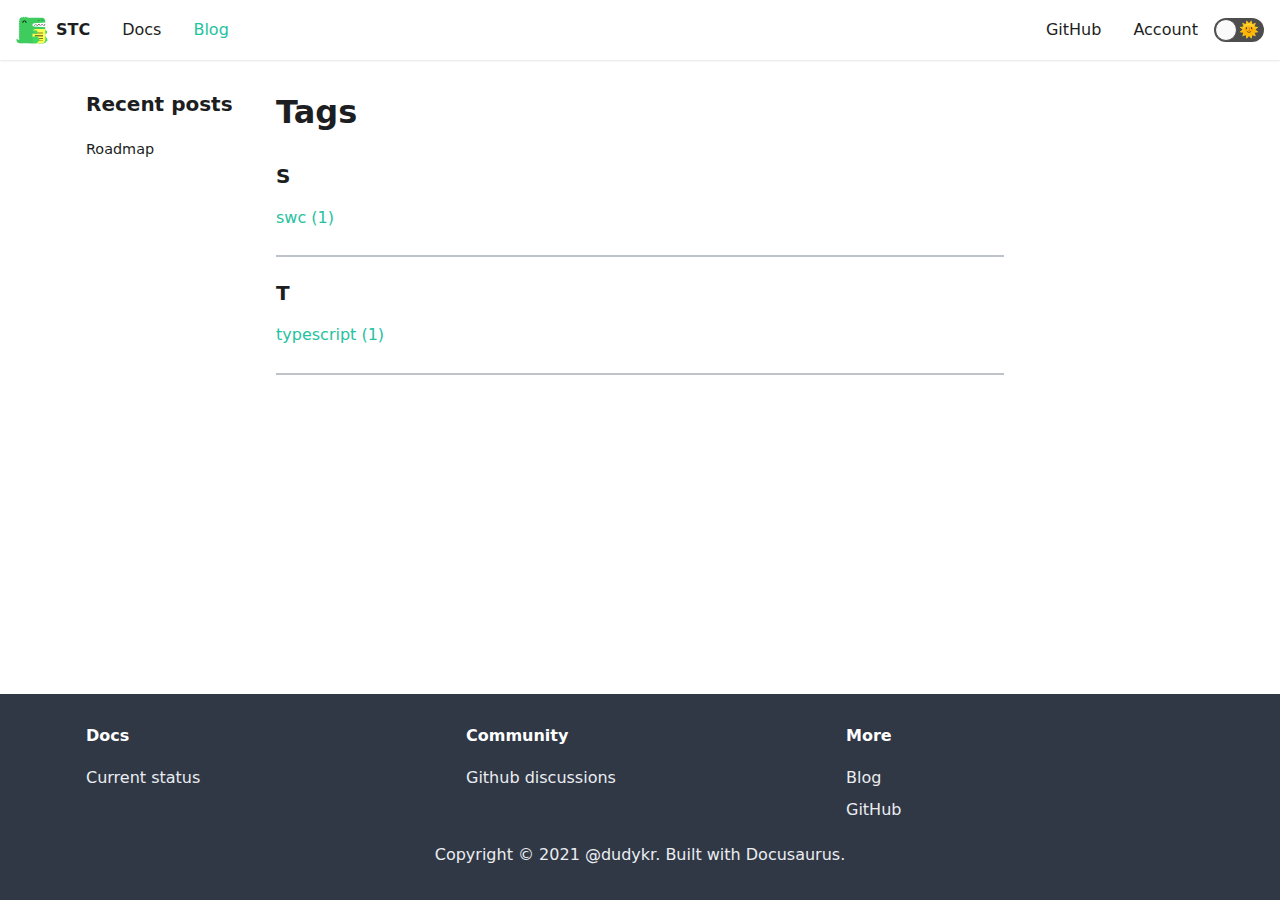
<file: blog/tags/index.html>
<!doctype html>
<html lang="en">
<head>
<meta charset="UTF-8">
<meta name="viewport" content="width=device-width,initial-scale=1">
<meta name="generator" content="Docusaurus v2.0.0-alpha.70">
<link rel="alternate" type="application/rss+xml" href="/blog/rss.xml" title="stc Blog RSS Feed">
<link rel="alternate" type="application/atom+xml" href="/blog/atom.xml" title="stc Blog Atom Feed">
<link rel="preconnect" href="https://www.google-analytics.com">
<script>window.ga=window.ga||function(){(ga.q=ga.q||[]).push(arguments)},ga.l=+new Date,ga("create","G-XEGVWSN58H","auto"),ga("send","pageview")</script>
<script async src="https://www.google-analytics.com/analytics.js"></script><title data-react-helmet="true">Tags | stc</title><meta data-react-helmet="true" property="og:title" content="Tags | stc"><meta data-react-helmet="true" name="description" content="Blog Tags"><meta data-react-helmet="true" property="og:description" content="Blog Tags"><meta data-react-helmet="true" name="twitter:card" content="summary_large_image"><meta data-react-helmet="true" name="docusaurus_locale" content="en"><meta data-react-helmet="true" name="docusaurus_tag" content="default"><link data-react-helmet="true" rel="shortcut icon" href="/img/favicon.ico"><link rel="stylesheet" href="/styles.e060d298.css">
<link rel="preload" href="/styles.1d54d335.js" as="script">
<link rel="preload" href="/runtime~main.8b361825.js" as="script">
<link rel="preload" href="/main.5ab69cf9.js" as="script">
<link rel="preload" href="/common.813f2505.js" as="script">
<link rel="preload" href="/01a85c17.a6239657.js" as="script">
<link rel="preload" href="/e3f34e86.e18051ac.js" as="script">
<link rel="preload" href="/a7023ddc.5d7f4c06.js" as="script">
</head>
<body>
<script>!function(){function t(t){document.documentElement.setAttribute("data-theme",t)}var e=function(){var t=null;try{t=localStorage.getItem("theme")}catch(t){}return t}();t(null!==e?e:"light")}()</script><div id="__docusaurus">
<nav aria-label="Skip navigation links"><button type="button" tabindex="0" class="skipToContent_11B0">Skip to main content</button></nav><nav class="navbar navbar--fixed-top"><div class="navbar__inner"><div class="navbar__items"><div aria-label="Navigation bar toggle" class="navbar__toggle" role="button" tabindex="0"><svg aria-label="Menu" width="30" height="30" viewBox="0 0 30 30" role="img" focusable="false"><title>Menu</title><path stroke="currentColor" stroke-linecap="round" stroke-miterlimit="10" stroke-width="2" d="M4 7h22M4 15h22M4 23h22"></path></svg></div><a class="navbar__brand" href="/"><img src="/img/logo.svg" alt="My Site Logo" class="themedImage_YANc themedImage--light_3CMI navbar__logo"><img src="/img/logo.svg" alt="My Site Logo" class="themedImage_YANc themedImage--dark_3ARp navbar__logo"><strong class="navbar__title">STC</strong></a><a class="navbar__item navbar__link" href="/docs/">Docs</a><a aria-current="page" class="navbar__item navbar__link navbar__link--active" href="/blog">Blog</a></div><div class="navbar__items navbar__items--right"><a href="https://github.com/stc-rs/stc" target="_blank" rel="noopener noreferrer" class="navbar__item navbar__link">GitHub</a><a class="navbar__item navbar__link" href="/account">Account</a><div class="react-toggle react-toggle--disabled displayOnlyInLargeViewport_2N3Q"><div class="react-toggle-track"><div class="react-toggle-track-check"><span class="toggle_3NWk">🌜</span></div><div class="react-toggle-track-x"><span class="toggle_3NWk">🌞</span></div></div><div class="react-toggle-thumb"></div><input type="checkbox" disabled="" aria-label="Dark mode toggle" class="react-toggle-screenreader-only"></div></div></div><div role="presentation" class="navbar-sidebar__backdrop"></div><div class="navbar-sidebar"><div class="navbar-sidebar__brand"><a class="navbar__brand" href="/"><img src="/img/logo.svg" alt="My Site Logo" class="themedImage_YANc themedImage--light_3CMI navbar__logo"><img src="/img/logo.svg" alt="My Site Logo" class="themedImage_YANc themedImage--dark_3ARp navbar__logo"><strong class="navbar__title">STC</strong></a></div><div class="navbar-sidebar__items"><div class="menu"><ul class="menu__list"><li class="menu__list-item"><a class="menu__link" href="/docs/">Docs</a></li><li class="menu__list-item"><a aria-current="page" class="menu__link navbar__link--active" href="/blog">Blog</a></li><li class="menu__list-item"><a href="https://github.com/stc-rs/stc" target="_blank" rel="noopener noreferrer" class="menu__link">GitHub</a></li><li class="menu__list-item"><a class="menu__link" href="/account">Account</a></li></ul></div></div></div></nav><div class="main-wrapper blog-wrapper"><div class="container margin-vert--lg"><div class="row"><div class="col col--2"><div class="sidebar_SWld thin-scrollbar"><h3 class="sidebarItemTitle_Km2m">Recent posts</h3><ul class="sidebarItemList_3UpA"><li class="sidebarItem_2T0D"><a class="sidebarItemLink_v5H9" href="/blog/roadmap">Roadmap</a></li></ul></div></div><main class="col col--8"><h1>Tags</h1><div class="margin-vert--lg"><div><h3>S</h3><a class="padding-right--md" href="/blog/tags/swc">swc (1)</a><hr></div><div><h3>T</h3><a class="padding-right--md" href="/blog/tags/type-script">typescript (1)</a><hr></div></div></main></div></div></div><footer class="footer footer--dark"><div class="container"><div class="row footer__links"><div class="col footer__col"><h4 class="footer__title">Docs</h4><ul class="footer__items"><li class="footer__item"><a class="footer__link-item" href="/docs/">Current status</a></li></ul></div><div class="col footer__col"><h4 class="footer__title">Community</h4><ul class="footer__items"><li class="footer__item"><a href="https://github.com/stc-rs/stc/discussions" target="_blank" rel="noopener noreferrer" class="footer__link-item">Github discussions</a></li></ul></div><div class="col footer__col"><h4 class="footer__title">More</h4><ul class="footer__items"><li class="footer__item"><a class="footer__link-item" href="/blog">Blog</a></li><li class="footer__item"><a href="https://github.com/stc-rs/stc" target="_blank" rel="noopener noreferrer" class="footer__link-item">GitHub</a></li></ul></div></div><div class="footer__bottom text--center"><div class="footer__copyright">Copyright © 2021 @dudykr. Built with Docusaurus.</div></div></div></footer></div>
<script src="/styles.1d54d335.js"></script>
<script src="/runtime~main.8b361825.js"></script>
<script src="/main.5ab69cf9.js"></script>
<script src="/common.813f2505.js"></script>
<script src="/01a85c17.a6239657.js"></script>
<script src="/e3f34e86.e18051ac.js"></script>
<script src="/a7023ddc.5d7f4c06.js"></script>
</body>
</html>
</file>
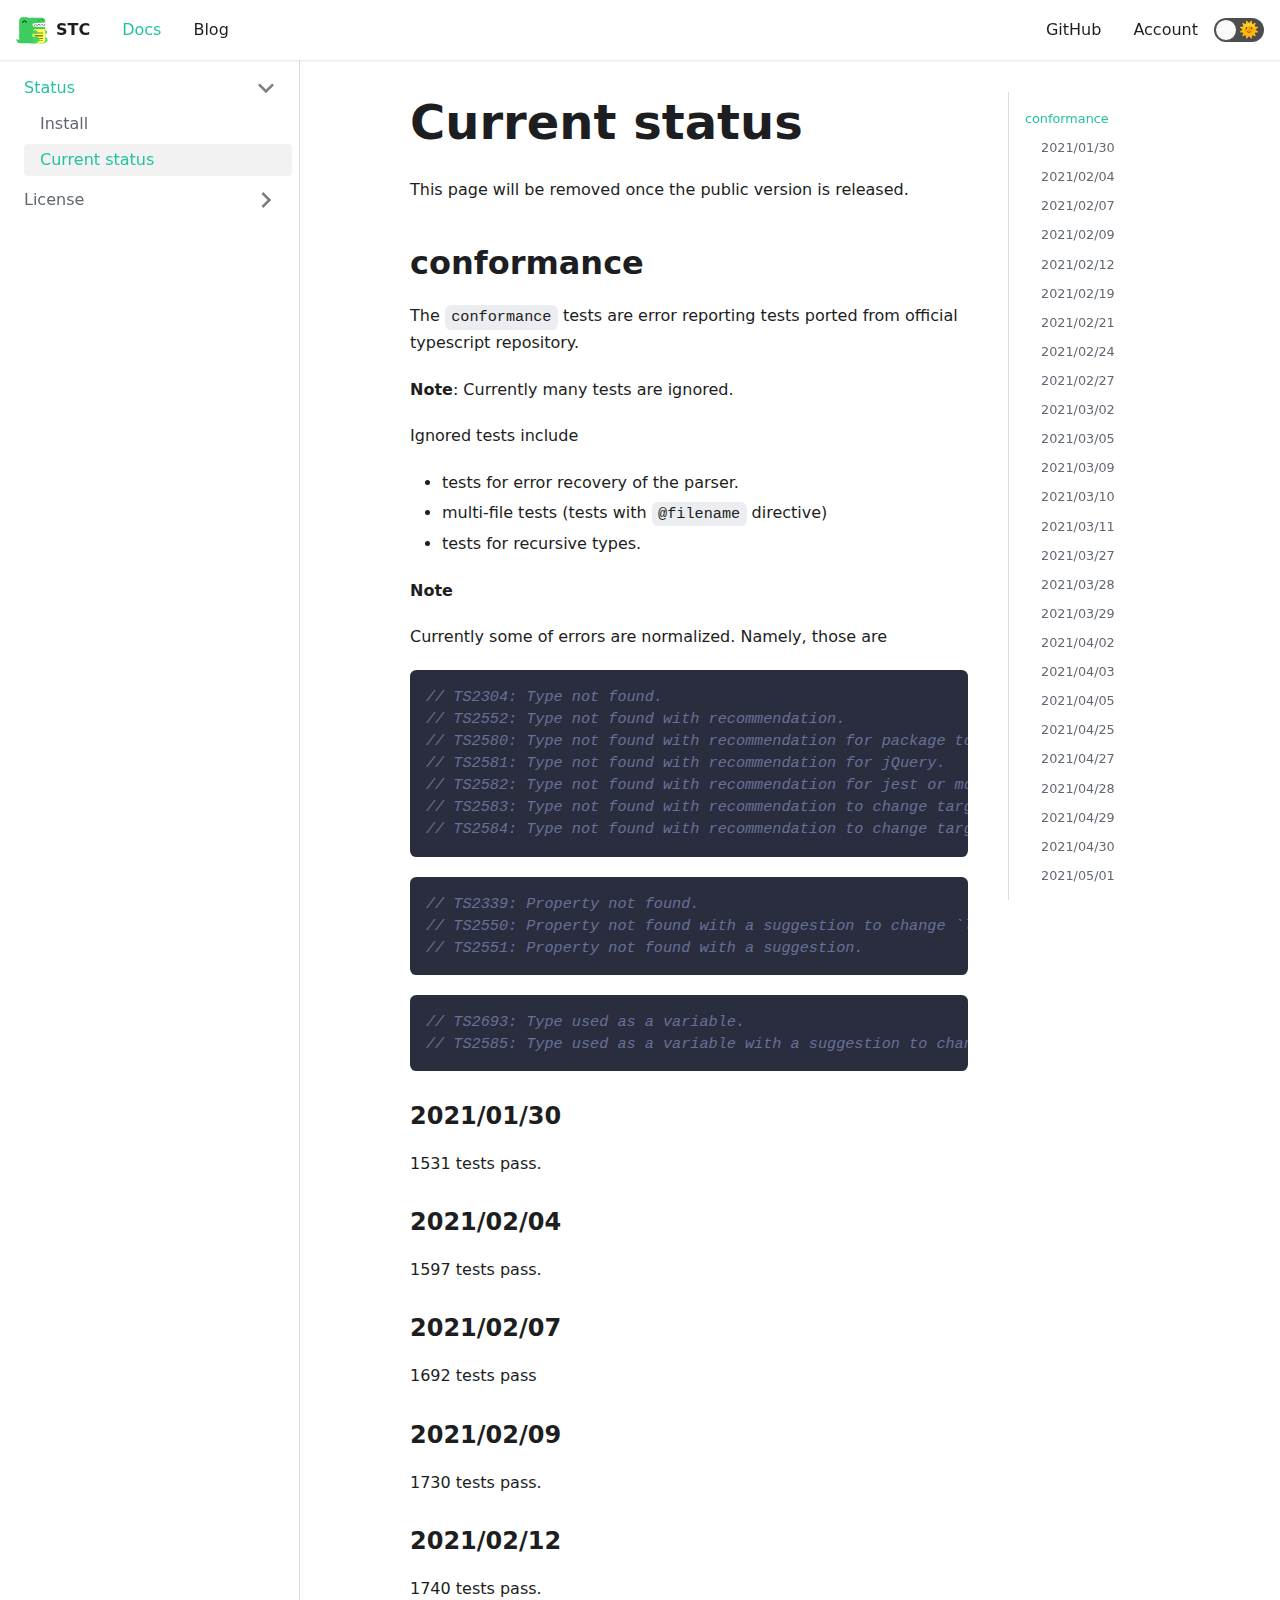
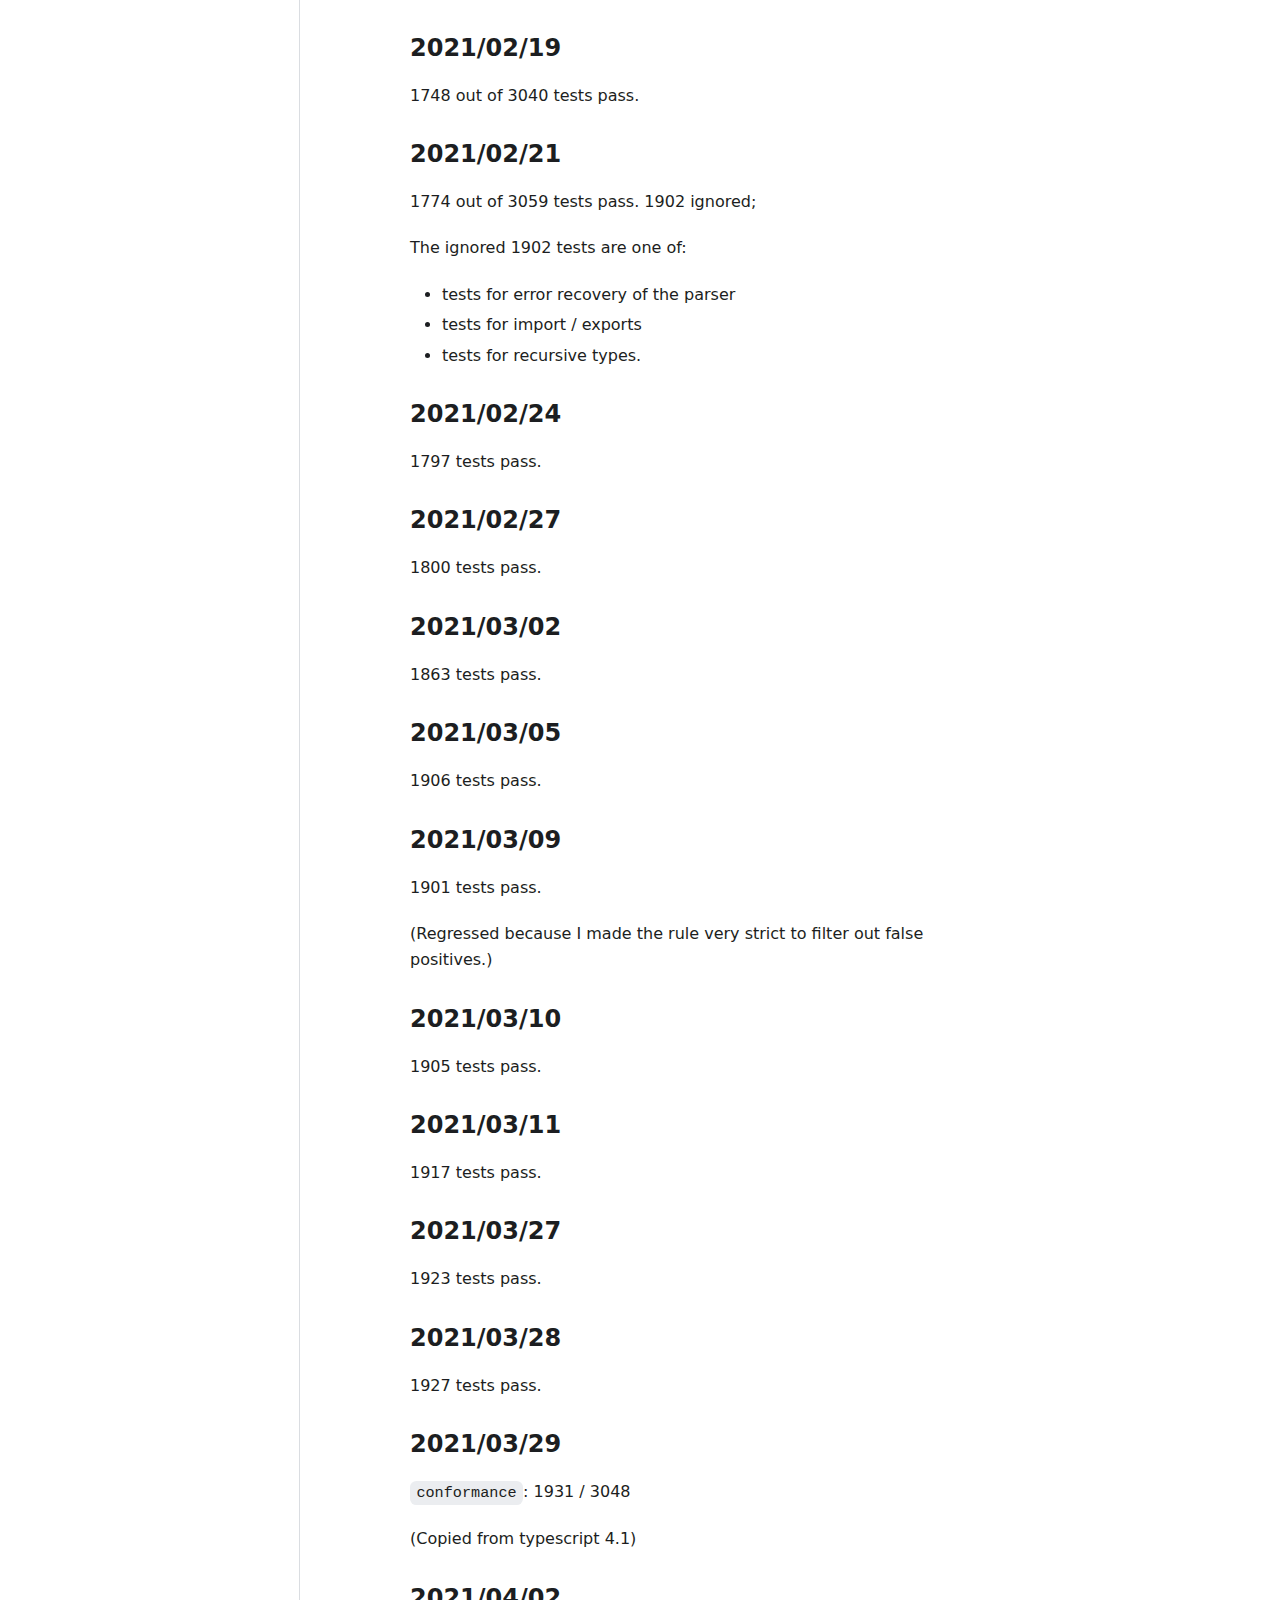
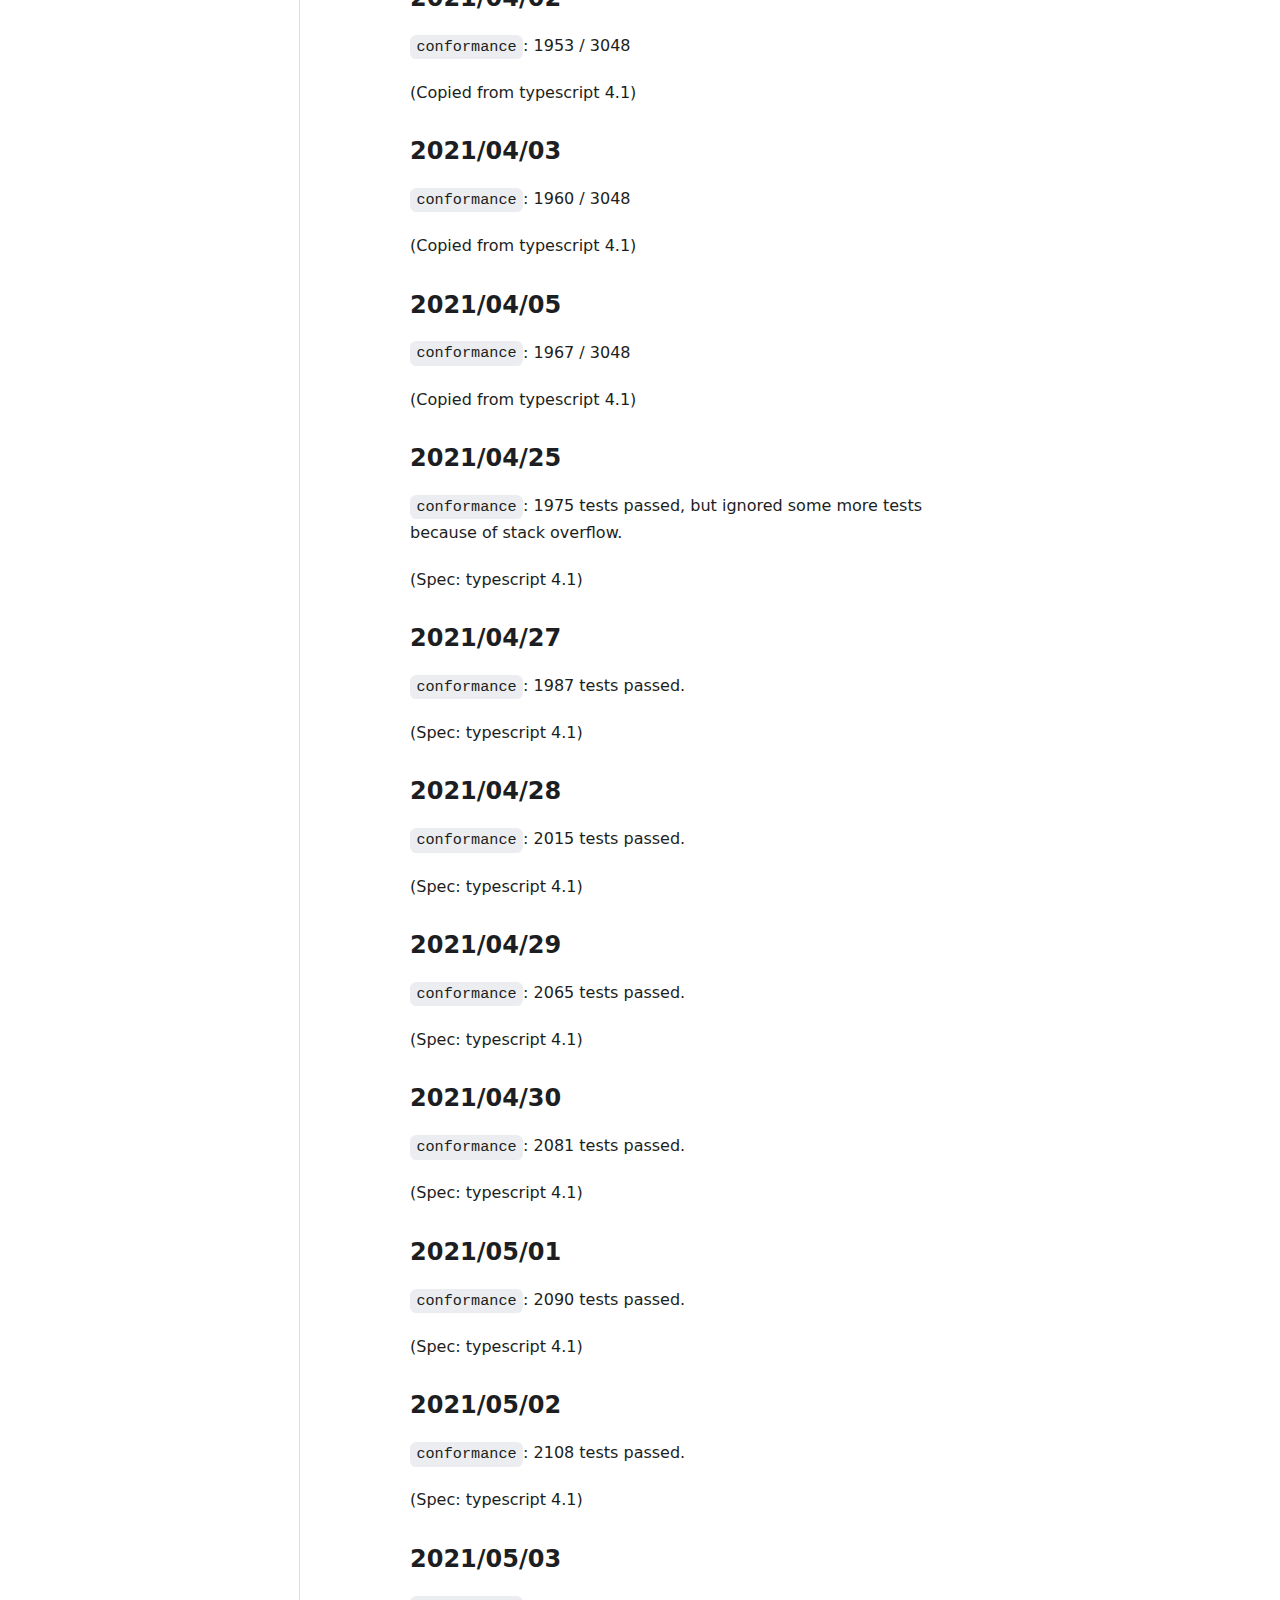
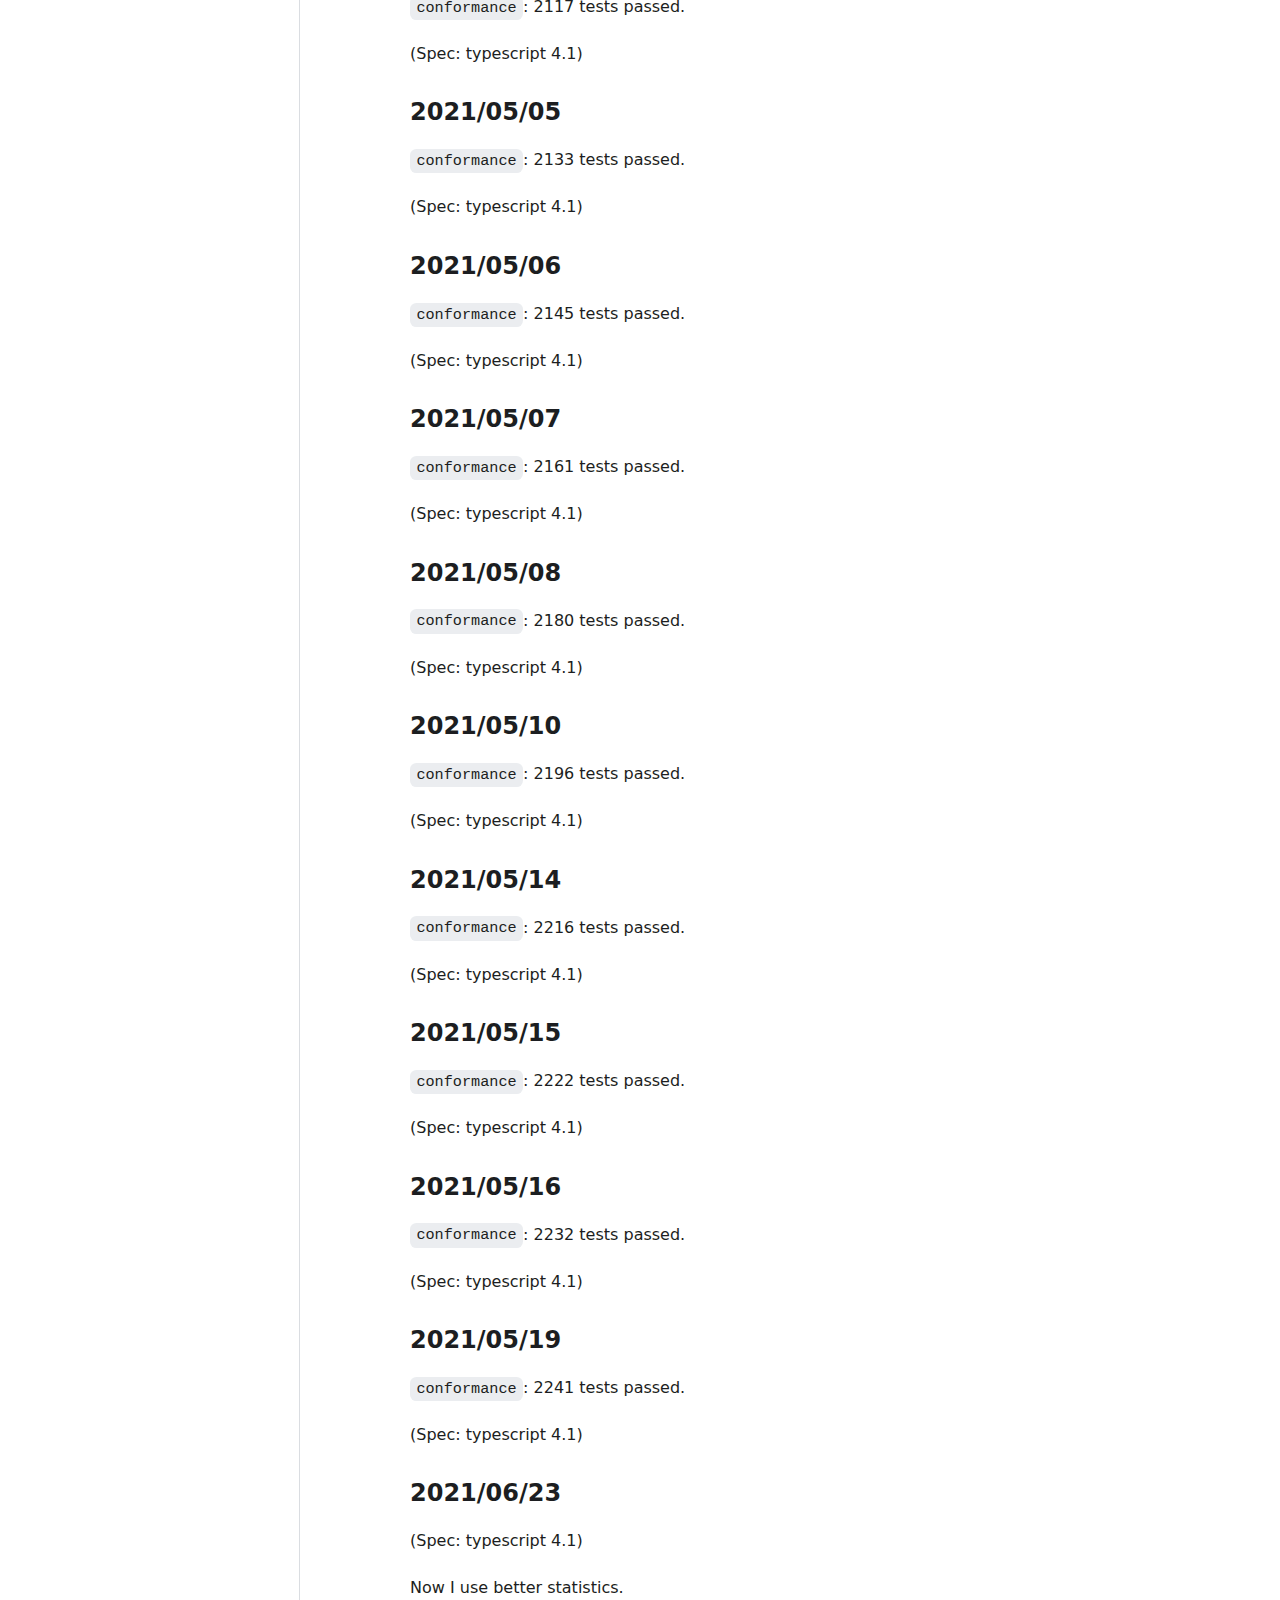
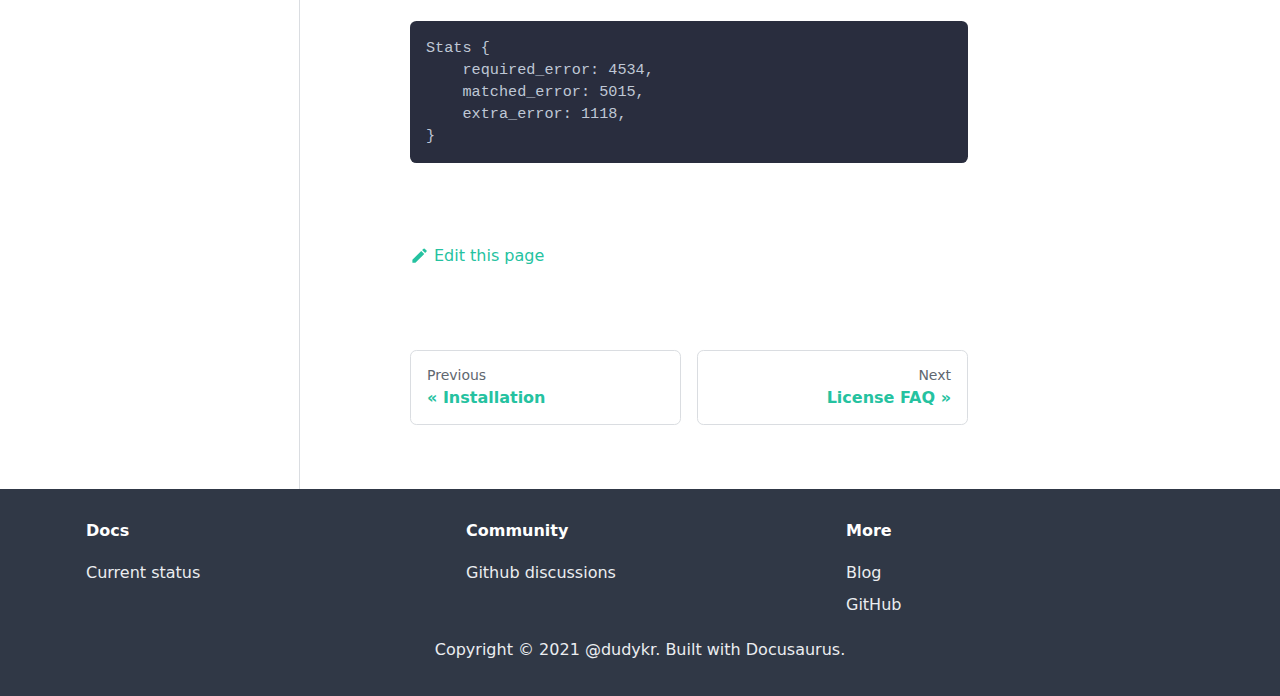
<file: docs/status/index.html>
<!doctype html>
<html lang="en">
<head>
<meta charset="UTF-8">
<meta name="viewport" content="width=device-width,initial-scale=1">
<meta name="generator" content="Docusaurus v2.0.0-alpha.70">
<link rel="alternate" type="application/rss+xml" href="/blog/rss.xml" title="stc Blog RSS Feed">
<link rel="alternate" type="application/atom+xml" href="/blog/atom.xml" title="stc Blog Atom Feed">
<link rel="preconnect" href="https://www.google-analytics.com">
<script>window.ga=window.ga||function(){(ga.q=ga.q||[]).push(arguments)},ga.l=+new Date,ga("create","G-XEGVWSN58H","auto"),ga("send","pageview")</script>
<script async src="https://www.google-analytics.com/analytics.js"></script><title data-react-helmet="true">Current status | stc</title><meta data-react-helmet="true" name="twitter:card" content="summary_large_image"><meta data-react-helmet="true" name="docusaurus_locale" content="en"><meta data-react-helmet="true" name="docusaurus_version" content="current"><meta data-react-helmet="true" name="docusaurus_tag" content="docs-default-current"><meta data-react-helmet="true" property="og:title" content="Current status | stc"><meta data-react-helmet="true" name="description" content="This page will be removed once the public version is released."><meta data-react-helmet="true" property="og:description" content="This page will be removed once the public version is released."><meta data-react-helmet="true" property="og:url" content="https://stc.dudy.dev/docs/status"><link data-react-helmet="true" rel="shortcut icon" href="/img/favicon.ico"><link data-react-helmet="true" rel="canonical" href="https://stc.dudy.dev/docs/status"><link rel="stylesheet" href="/styles.e060d298.css">
<link rel="preload" href="/styles.1d54d335.js" as="script">
<link rel="preload" href="/runtime~main.8b361825.js" as="script">
<link rel="preload" href="/main.5ab69cf9.js" as="script">
<link rel="preload" href="/common.813f2505.js" as="script">
<link rel="preload" href="/25.6c7084a0.js" as="script">
<link rel="preload" href="/26.95d4c8e1.js" as="script">
<link rel="preload" href="/935f2afb.8127e460.js" as="script">
<link rel="preload" href="/17896441.9a63531b.js" as="script">
<link rel="preload" href="/b41fe763.74ae6027.js" as="script">
</head>
<body>
<script>!function(){function t(t){document.documentElement.setAttribute("data-theme",t)}var e=function(){var t=null;try{t=localStorage.getItem("theme")}catch(t){}return t}();t(null!==e?e:"light")}()</script><div id="__docusaurus">
<nav aria-label="Skip navigation links"><button type="button" tabindex="0" class="skipToContent_11B0">Skip to main content</button></nav><nav class="navbar navbar--fixed-top"><div class="navbar__inner"><div class="navbar__items"><div aria-label="Navigation bar toggle" class="navbar__toggle" role="button" tabindex="0"><svg aria-label="Menu" width="30" height="30" viewBox="0 0 30 30" role="img" focusable="false"><title>Menu</title><path stroke="currentColor" stroke-linecap="round" stroke-miterlimit="10" stroke-width="2" d="M4 7h22M4 15h22M4 23h22"></path></svg></div><a class="navbar__brand" href="/"><img src="/img/logo.svg" alt="My Site Logo" class="themedImage_YANc themedImage--light_3CMI navbar__logo"><img src="/img/logo.svg" alt="My Site Logo" class="themedImage_YANc themedImage--dark_3ARp navbar__logo"><strong class="navbar__title">STC</strong></a><a aria-current="page" class="navbar__item navbar__link navbar__link--active" href="/docs/">Docs</a><a class="navbar__item navbar__link" href="/blog">Blog</a></div><div class="navbar__items navbar__items--right"><a href="https://github.com/stc-rs/stc" target="_blank" rel="noopener noreferrer" class="navbar__item navbar__link">GitHub</a><a class="navbar__item navbar__link" href="/account">Account</a><div class="react-toggle react-toggle--disabled displayOnlyInLargeViewport_2N3Q"><div class="react-toggle-track"><div class="react-toggle-track-check"><span class="toggle_3NWk">🌜</span></div><div class="react-toggle-track-x"><span class="toggle_3NWk">🌞</span></div></div><div class="react-toggle-thumb"></div><input type="checkbox" disabled="" aria-label="Dark mode toggle" class="react-toggle-screenreader-only"></div></div></div><div role="presentation" class="navbar-sidebar__backdrop"></div><div class="navbar-sidebar"><div class="navbar-sidebar__brand"><a class="navbar__brand" href="/"><img src="/img/logo.svg" alt="My Site Logo" class="themedImage_YANc themedImage--light_3CMI navbar__logo"><img src="/img/logo.svg" alt="My Site Logo" class="themedImage_YANc themedImage--dark_3ARp navbar__logo"><strong class="navbar__title">STC</strong></a></div><div class="navbar-sidebar__items"><div class="menu"><ul class="menu__list"><li class="menu__list-item"><a aria-current="page" class="menu__link navbar__link--active" href="/docs/">Docs</a></li><li class="menu__list-item"><a class="menu__link" href="/blog">Blog</a></li><li class="menu__list-item"><a href="https://github.com/stc-rs/stc" target="_blank" rel="noopener noreferrer" class="menu__link">GitHub</a></li><li class="menu__list-item"><a class="menu__link" href="/account">Account</a></li></ul></div></div></div></nav><div class="main-wrapper"><div class="docPage_vMrn"><div class="docSidebarContainer_3Ak5" role="complementary"><div class="sidebar_3gvy"><div class="menu menu--responsive thin-scrollbar menu_1yIk"><button aria-label="Open Menu" aria-haspopup="true" class="button button--secondary button--sm menu__button" type="button"><svg aria-label="Menu" class="sidebarMenuIcon_1CUI" width="24" height="24" viewBox="0 0 30 30" role="img" focusable="false"><title>Menu</title><path stroke="currentColor" stroke-linecap="round" stroke-miterlimit="10" stroke-width="2" d="M4 7h22M4 15h22M4 23h22"></path></svg></button><ul class="menu__list"><li class="menu__list-item"><a class="menu__link menu__link--sublist menu__link--active" href="#!">Status</a><ul class="menu__list"><li class="menu__list-item"><a class="menu__link" tabindex="0" href="/docs/">Install</a></li><li class="menu__list-item"><a aria-current="page" class="menu__link menu__link--active active" tabindex="0" href="/docs/status">Current status</a></li></ul></li><li class="menu__list-item menu__list-item--collapsed"><a class="menu__link menu__link--sublist" href="#!">License</a><ul class="menu__list"><li class="menu__list-item"><a class="menu__link" tabindex="-1" href="/docs/license/faq">FAQ</a></li></ul></li></ul></div></div></div><main class="docMainContainer_2iGs"><div class="container padding-vert--lg docItemWrapper_1bxp"><div class="row"><div class="col docItemCol_U38p"><div class="docItemContainer_a7m4"><article><header><h1 class="docTitle_Oumm">Current status</h1></header><div class="markdown"><p>This page will be removed once the public version is released.</p><h2><a aria-hidden="true" tabindex="-1" class="anchor enhancedAnchor_prK2" id="conformance"></a>conformance<a class="hash-link" href="#conformance" title="Direct link to heading">#</a></h2><p>The <code>conformance</code> tests are error reporting tests ported from official typescript repository.</p><p><strong>Note</strong>: Currently many tests are ignored.</p><p>Ignored tests include</p><ul><li>tests for error recovery of the parser.</li><li>multi-file tests (tests with <code>@filename</code> directive)</li><li>tests for recursive types.</li></ul><p><strong>Note</strong></p><p>Currently some of errors are normalized.
Namely, those are</p><div class="mdxCodeBlock_1zKU"><div class="codeBlockContent_actS"><div tabindex="0" class="prism-code language-ts codeBlock_tuNs thin-scrollbar"><div class="codeBlockLines_3uvA" style="color:#bfc7d5;background-color:#292d3e"><div class="token-line" style="color:#bfc7d5"><span class="token comment" style="color:rgb(105, 112, 152);font-style:italic">// TS2304: Type not found.</span><span class="token plain"></span></div><div class="token-line" style="color:#bfc7d5"><span class="token plain"></span><span class="token comment" style="color:rgb(105, 112, 152);font-style:italic">// TS2552: Type not found with recommendation.</span><span class="token plain"></span></div><div class="token-line" style="color:#bfc7d5"><span class="token plain"></span><span class="token comment" style="color:rgb(105, 112, 152);font-style:italic">// TS2580: Type not found with recommendation for package to instsall.</span><span class="token plain"></span></div><div class="token-line" style="color:#bfc7d5"><span class="token plain"></span><span class="token comment" style="color:rgb(105, 112, 152);font-style:italic">// TS2581: Type not found with recommendation for jQuery.</span><span class="token plain"></span></div><div class="token-line" style="color:#bfc7d5"><span class="token plain"></span><span class="token comment" style="color:rgb(105, 112, 152);font-style:italic">// TS2582: Type not found with recommendation for jest or mocha.</span><span class="token plain"></span></div><div class="token-line" style="color:#bfc7d5"><span class="token plain"></span><span class="token comment" style="color:rgb(105, 112, 152);font-style:italic">// TS2583: Type not found with recommendation to change target library.</span><span class="token plain"></span></div><div class="token-line" style="color:#bfc7d5"><span class="token plain"></span><span class="token comment" style="color:rgb(105, 112, 152);font-style:italic">// TS2584: Type not found with recommendation to change target library to include `dom`.</span></div></div></div><button type="button" aria-label="Copy code to clipboard" class="copyButton_2GIj">Copy</button></div></div><div class="mdxCodeBlock_1zKU"><div class="codeBlockContent_actS"><div tabindex="0" class="prism-code language-ts codeBlock_tuNs thin-scrollbar"><div class="codeBlockLines_3uvA" style="color:#bfc7d5;background-color:#292d3e"><div class="token-line" style="color:#bfc7d5"><span class="token comment" style="color:rgb(105, 112, 152);font-style:italic">// TS2339: Property not found.</span><span class="token plain"></span></div><div class="token-line" style="color:#bfc7d5"><span class="token plain"></span><span class="token comment" style="color:rgb(105, 112, 152);font-style:italic">// TS2550: Property not found with a suggestion to change `lib`.</span><span class="token plain"></span></div><div class="token-line" style="color:#bfc7d5"><span class="token plain"></span><span class="token comment" style="color:rgb(105, 112, 152);font-style:italic">// TS2551: Property not found with a suggestion.</span></div></div></div><button type="button" aria-label="Copy code to clipboard" class="copyButton_2GIj">Copy</button></div></div><div class="mdxCodeBlock_1zKU"><div class="codeBlockContent_actS"><div tabindex="0" class="prism-code language-ts codeBlock_tuNs thin-scrollbar"><div class="codeBlockLines_3uvA" style="color:#bfc7d5;background-color:#292d3e"><div class="token-line" style="color:#bfc7d5"><span class="token comment" style="color:rgb(105, 112, 152);font-style:italic">// TS2693: Type used as a variable.</span><span class="token plain"></span></div><div class="token-line" style="color:#bfc7d5"><span class="token plain"></span><span class="token comment" style="color:rgb(105, 112, 152);font-style:italic">// TS2585: Type used as a variable with a suggestion to change &#x27;lib&#x27;,</span></div></div></div><button type="button" aria-label="Copy code to clipboard" class="copyButton_2GIj">Copy</button></div></div><h3><a aria-hidden="true" tabindex="-1" class="anchor enhancedAnchor_prK2" id="20210130"></a>2021/01/30<a class="hash-link" href="#20210130" title="Direct link to heading">#</a></h3><p>1531 tests pass.</p><h3><a aria-hidden="true" tabindex="-1" class="anchor enhancedAnchor_prK2" id="20210204"></a>2021/02/04<a class="hash-link" href="#20210204" title="Direct link to heading">#</a></h3><p>1597 tests pass.</p><h3><a aria-hidden="true" tabindex="-1" class="anchor enhancedAnchor_prK2" id="20210207"></a>2021/02/07<a class="hash-link" href="#20210207" title="Direct link to heading">#</a></h3><p>1692 tests pass</p><h3><a aria-hidden="true" tabindex="-1" class="anchor enhancedAnchor_prK2" id="20210209"></a>2021/02/09<a class="hash-link" href="#20210209" title="Direct link to heading">#</a></h3><p>1730 tests pass.</p><h3><a aria-hidden="true" tabindex="-1" class="anchor enhancedAnchor_prK2" id="20210212"></a>2021/02/12<a class="hash-link" href="#20210212" title="Direct link to heading">#</a></h3><p>1740 tests pass.</p><h3><a aria-hidden="true" tabindex="-1" class="anchor enhancedAnchor_prK2" id="20210219"></a>2021/02/19<a class="hash-link" href="#20210219" title="Direct link to heading">#</a></h3><p>1748 out of 3040 tests pass.</p><h3><a aria-hidden="true" tabindex="-1" class="anchor enhancedAnchor_prK2" id="20210221"></a>2021/02/21<a class="hash-link" href="#20210221" title="Direct link to heading">#</a></h3><p>1774 out of 3059 tests pass. 1902 ignored;</p><p>The ignored 1902 tests are one of:</p><ul><li>tests for error recovery of the parser</li><li>tests for import / exports</li><li>tests for recursive types.</li></ul><h3><a aria-hidden="true" tabindex="-1" class="anchor enhancedAnchor_prK2" id="20210224"></a>2021/02/24<a class="hash-link" href="#20210224" title="Direct link to heading">#</a></h3><p>1797 tests pass.</p><h3><a aria-hidden="true" tabindex="-1" class="anchor enhancedAnchor_prK2" id="20210227"></a>2021/02/27<a class="hash-link" href="#20210227" title="Direct link to heading">#</a></h3><p>1800 tests pass.</p><h3><a aria-hidden="true" tabindex="-1" class="anchor enhancedAnchor_prK2" id="20210302"></a>2021/03/02<a class="hash-link" href="#20210302" title="Direct link to heading">#</a></h3><p>1863 tests pass.</p><h3><a aria-hidden="true" tabindex="-1" class="anchor enhancedAnchor_prK2" id="20210305"></a>2021/03/05<a class="hash-link" href="#20210305" title="Direct link to heading">#</a></h3><p>1906 tests pass.</p><h3><a aria-hidden="true" tabindex="-1" class="anchor enhancedAnchor_prK2" id="20210309"></a>2021/03/09<a class="hash-link" href="#20210309" title="Direct link to heading">#</a></h3><p>1901 tests pass.</p><p>(Regressed because I made the rule very strict to filter out false positives.)</p><h3><a aria-hidden="true" tabindex="-1" class="anchor enhancedAnchor_prK2" id="20210310"></a>2021/03/10<a class="hash-link" href="#20210310" title="Direct link to heading">#</a></h3><p>1905 tests pass.</p><h3><a aria-hidden="true" tabindex="-1" class="anchor enhancedAnchor_prK2" id="20210311"></a>2021/03/11<a class="hash-link" href="#20210311" title="Direct link to heading">#</a></h3><p>1917 tests pass.</p><h3><a aria-hidden="true" tabindex="-1" class="anchor enhancedAnchor_prK2" id="20210327"></a>2021/03/27<a class="hash-link" href="#20210327" title="Direct link to heading">#</a></h3><p>1923 tests pass.</p><h3><a aria-hidden="true" tabindex="-1" class="anchor enhancedAnchor_prK2" id="20210328"></a>2021/03/28<a class="hash-link" href="#20210328" title="Direct link to heading">#</a></h3><p>1927 tests pass.</p><h3><a aria-hidden="true" tabindex="-1" class="anchor enhancedAnchor_prK2" id="20210329"></a>2021/03/29<a class="hash-link" href="#20210329" title="Direct link to heading">#</a></h3><p><code>conformance</code>: 1931 / 3048</p><p>(Copied from typescript 4.1)</p><h3><a aria-hidden="true" tabindex="-1" class="anchor enhancedAnchor_prK2" id="20210402"></a>2021/04/02<a class="hash-link" href="#20210402" title="Direct link to heading">#</a></h3><p><code>conformance</code>: 1953 / 3048</p><p>(Copied from typescript 4.1)</p><h3><a aria-hidden="true" tabindex="-1" class="anchor enhancedAnchor_prK2" id="20210403"></a>2021/04/03<a class="hash-link" href="#20210403" title="Direct link to heading">#</a></h3><p><code>conformance</code>: 1960 / 3048</p><p>(Copied from typescript 4.1)</p><h3><a aria-hidden="true" tabindex="-1" class="anchor enhancedAnchor_prK2" id="20210405"></a>2021/04/05<a class="hash-link" href="#20210405" title="Direct link to heading">#</a></h3><p><code>conformance</code>: 1967 / 3048</p><p>(Copied from typescript 4.1)</p><h3><a aria-hidden="true" tabindex="-1" class="anchor enhancedAnchor_prK2" id="20210425"></a>2021/04/25<a class="hash-link" href="#20210425" title="Direct link to heading">#</a></h3><p><code>conformance</code>: 1975 tests passed, but ignored some more tests because of stack overflow.</p><p>(Spec: typescript 4.1)</p><h3><a aria-hidden="true" tabindex="-1" class="anchor enhancedAnchor_prK2" id="20210427"></a>2021/04/27<a class="hash-link" href="#20210427" title="Direct link to heading">#</a></h3><p><code>conformance</code>: 1987 tests passed.</p><p>(Spec: typescript 4.1)</p><h3><a aria-hidden="true" tabindex="-1" class="anchor enhancedAnchor_prK2" id="20210428"></a>2021/04/28<a class="hash-link" href="#20210428" title="Direct link to heading">#</a></h3><p><code>conformance</code>: 2015 tests passed.</p><p>(Spec: typescript 4.1)</p><h3><a aria-hidden="true" tabindex="-1" class="anchor enhancedAnchor_prK2" id="20210429"></a>2021/04/29<a class="hash-link" href="#20210429" title="Direct link to heading">#</a></h3><p><code>conformance</code>: 2065 tests passed.</p><p>(Spec: typescript 4.1)</p><h3><a aria-hidden="true" tabindex="-1" class="anchor enhancedAnchor_prK2" id="20210430"></a>2021/04/30<a class="hash-link" href="#20210430" title="Direct link to heading">#</a></h3><p><code>conformance</code>: 2081 tests passed.</p><p>(Spec: typescript 4.1)</p><h3><a aria-hidden="true" tabindex="-1" class="anchor enhancedAnchor_prK2" id="20210501"></a>2021/05/01<a class="hash-link" href="#20210501" title="Direct link to heading">#</a></h3><p><code>conformance</code>: 2090 tests passed.</p><p>(Spec: typescript 4.1)</p><h3><a aria-hidden="true" tabindex="-1" class="anchor enhancedAnchor_prK2" id="20210502"></a>2021/05/02<a class="hash-link" href="#20210502" title="Direct link to heading">#</a></h3><p><code>conformance</code>: 2108 tests passed.</p><p>(Spec: typescript 4.1)</p><h3><a aria-hidden="true" tabindex="-1" class="anchor enhancedAnchor_prK2" id="20210503"></a>2021/05/03<a class="hash-link" href="#20210503" title="Direct link to heading">#</a></h3><p><code>conformance</code>: 2117 tests passed.</p><p>(Spec: typescript 4.1)</p><h3><a aria-hidden="true" tabindex="-1" class="anchor enhancedAnchor_prK2" id="20210505"></a>2021/05/05<a class="hash-link" href="#20210505" title="Direct link to heading">#</a></h3><p><code>conformance</code>: 2133 tests passed.</p><p>(Spec: typescript 4.1)</p><h3><a aria-hidden="true" tabindex="-1" class="anchor enhancedAnchor_prK2" id="20210506"></a>2021/05/06<a class="hash-link" href="#20210506" title="Direct link to heading">#</a></h3><p><code>conformance</code>: 2145 tests passed.</p><p>(Spec: typescript 4.1)</p><h3><a aria-hidden="true" tabindex="-1" class="anchor enhancedAnchor_prK2" id="20210507"></a>2021/05/07<a class="hash-link" href="#20210507" title="Direct link to heading">#</a></h3><p><code>conformance</code>: 2161 tests passed.</p><p>(Spec: typescript 4.1)</p><h3><a aria-hidden="true" tabindex="-1" class="anchor enhancedAnchor_prK2" id="20210508"></a>2021/05/08<a class="hash-link" href="#20210508" title="Direct link to heading">#</a></h3><p><code>conformance</code>: 2180 tests passed.</p><p>(Spec: typescript 4.1)</p><h3><a aria-hidden="true" tabindex="-1" class="anchor enhancedAnchor_prK2" id="20210510"></a>2021/05/10<a class="hash-link" href="#20210510" title="Direct link to heading">#</a></h3><p><code>conformance</code>: 2196 tests passed.</p><p>(Spec: typescript 4.1)</p><h3><a aria-hidden="true" tabindex="-1" class="anchor enhancedAnchor_prK2" id="20210514"></a>2021/05/14<a class="hash-link" href="#20210514" title="Direct link to heading">#</a></h3><p><code>conformance</code>: 2216 tests passed.</p><p>(Spec: typescript 4.1)</p><h3><a aria-hidden="true" tabindex="-1" class="anchor enhancedAnchor_prK2" id="20210515"></a>2021/05/15<a class="hash-link" href="#20210515" title="Direct link to heading">#</a></h3><p><code>conformance</code>: 2222 tests passed.</p><p>(Spec: typescript 4.1)</p><h3><a aria-hidden="true" tabindex="-1" class="anchor enhancedAnchor_prK2" id="20210516"></a>2021/05/16<a class="hash-link" href="#20210516" title="Direct link to heading">#</a></h3><p><code>conformance</code>: 2232 tests passed.</p><p>(Spec: typescript 4.1)</p><h3><a aria-hidden="true" tabindex="-1" class="anchor enhancedAnchor_prK2" id="20210519"></a>2021/05/19<a class="hash-link" href="#20210519" title="Direct link to heading">#</a></h3><p><code>conformance</code>: 2241 tests passed.</p><p>(Spec: typescript 4.1)</p><h3><a aria-hidden="true" tabindex="-1" class="anchor enhancedAnchor_prK2" id="20210623"></a>2021/06/23<a class="hash-link" href="#20210623" title="Direct link to heading">#</a></h3><p>(Spec: typescript 4.1)</p><p>Now I use better statistics.</p><div class="mdxCodeBlock_1zKU"><div class="codeBlockContent_actS"><div tabindex="0" class="prism-code language-undefined codeBlock_tuNs thin-scrollbar"><div class="codeBlockLines_3uvA" style="color:#bfc7d5;background-color:#292d3e"><div class="token-line" style="color:#bfc7d5"><span class="token plain">Stats {</span></div><div class="token-line" style="color:#bfc7d5"><span class="token plain">    required_error: 4534,</span></div><div class="token-line" style="color:#bfc7d5"><span class="token plain">    matched_error: 5015,</span></div><div class="token-line" style="color:#bfc7d5"><span class="token plain">    extra_error: 1118,</span></div><div class="token-line" style="color:#bfc7d5"><span class="token plain">}</span></div></div></div><button type="button" aria-label="Copy code to clipboard" class="copyButton_2GIj">Copy</button></div></div></div></article><div class="margin-vert--xl"><div class="row"><div class="col"><a href="https://github.com/stc-rs/website/edit/main/sidebars.js/docs/status.md" target="_blank" rel="noreferrer noopener"><svg fill="currentColor" height="1.2em" width="1.2em" preserveAspectRatio="xMidYMid meet" role="img" viewBox="0 0 40 40" class="iconEdit_2LL7"><g><path d="m34.5 11.7l-3 3.1-6.3-6.3 3.1-3q0.5-0.5 1.2-0.5t1.1 0.5l3.9 3.9q0.5 0.4 0.5 1.1t-0.5 1.2z m-29.5 17.1l18.4-18.5 6.3 6.3-18.4 18.4h-6.3v-6.2z"></path></g></svg>Edit this page</a></div></div></div><div class="margin-vert--lg"><nav class="pagination-nav" aria-label="Blog list page navigation"><div class="pagination-nav__item"><a class="pagination-nav__link" href="/docs/"><div class="pagination-nav__sublabel">Previous</div><div class="pagination-nav__label">« Installation</div></a></div><div class="pagination-nav__item pagination-nav__item--next"><a class="pagination-nav__link" href="/docs/license/faq"><div class="pagination-nav__sublabel">Next</div><div class="pagination-nav__label">License FAQ »</div></a></div></nav></div></div></div><div class="col col--3"><div class="tableOfContents_2xL- thin-scrollbar"><ul class="table-of-contents table-of-contents__left-border"><li><a href="#conformance" class="table-of-contents__link">conformance</a><ul><li><a href="#20210130" class="table-of-contents__link">2021/01/30</a></li><li><a href="#20210204" class="table-of-contents__link">2021/02/04</a></li><li><a href="#20210207" class="table-of-contents__link">2021/02/07</a></li><li><a href="#20210209" class="table-of-contents__link">2021/02/09</a></li><li><a href="#20210212" class="table-of-contents__link">2021/02/12</a></li><li><a href="#20210219" class="table-of-contents__link">2021/02/19</a></li><li><a href="#20210221" class="table-of-contents__link">2021/02/21</a></li><li><a href="#20210224" class="table-of-contents__link">2021/02/24</a></li><li><a href="#20210227" class="table-of-contents__link">2021/02/27</a></li><li><a href="#20210302" class="table-of-contents__link">2021/03/02</a></li><li><a href="#20210305" class="table-of-contents__link">2021/03/05</a></li><li><a href="#20210309" class="table-of-contents__link">2021/03/09</a></li><li><a href="#20210310" class="table-of-contents__link">2021/03/10</a></li><li><a href="#20210311" class="table-of-contents__link">2021/03/11</a></li><li><a href="#20210327" class="table-of-contents__link">2021/03/27</a></li><li><a href="#20210328" class="table-of-contents__link">2021/03/28</a></li><li><a href="#20210329" class="table-of-contents__link">2021/03/29</a></li><li><a href="#20210402" class="table-of-contents__link">2021/04/02</a></li><li><a href="#20210403" class="table-of-contents__link">2021/04/03</a></li><li><a href="#20210405" class="table-of-contents__link">2021/04/05</a></li><li><a href="#20210425" class="table-of-contents__link">2021/04/25</a></li><li><a href="#20210427" class="table-of-contents__link">2021/04/27</a></li><li><a href="#20210428" class="table-of-contents__link">2021/04/28</a></li><li><a href="#20210429" class="table-of-contents__link">2021/04/29</a></li><li><a href="#20210430" class="table-of-contents__link">2021/04/30</a></li><li><a href="#20210501" class="table-of-contents__link">2021/05/01</a></li><li><a href="#20210502" class="table-of-contents__link">2021/05/02</a></li><li><a href="#20210503" class="table-of-contents__link">2021/05/03</a></li><li><a href="#20210505" class="table-of-contents__link">2021/05/05</a></li><li><a href="#20210506" class="table-of-contents__link">2021/05/06</a></li><li><a href="#20210507" class="table-of-contents__link">2021/05/07</a></li><li><a href="#20210508" class="table-of-contents__link">2021/05/08</a></li><li><a href="#20210510" class="table-of-contents__link">2021/05/10</a></li><li><a href="#20210514" class="table-of-contents__link">2021/05/14</a></li><li><a href="#20210515" class="table-of-contents__link">2021/05/15</a></li><li><a href="#20210516" class="table-of-contents__link">2021/05/16</a></li><li><a href="#20210519" class="table-of-contents__link">2021/05/19</a></li><li><a href="#20210623" class="table-of-contents__link">2021/06/23</a></li></ul></li></ul></div></div></div></div></main></div></div><footer class="footer footer--dark"><div class="container"><div class="row footer__links"><div class="col footer__col"><h4 class="footer__title">Docs</h4><ul class="footer__items"><li class="footer__item"><a class="footer__link-item" href="/docs/">Current status</a></li></ul></div><div class="col footer__col"><h4 class="footer__title">Community</h4><ul class="footer__items"><li class="footer__item"><a href="https://github.com/stc-rs/stc/discussions" target="_blank" rel="noopener noreferrer" class="footer__link-item">Github discussions</a></li></ul></div><div class="col footer__col"><h4 class="footer__title">More</h4><ul class="footer__items"><li class="footer__item"><a class="footer__link-item" href="/blog">Blog</a></li><li class="footer__item"><a href="https://github.com/stc-rs/stc" target="_blank" rel="noopener noreferrer" class="footer__link-item">GitHub</a></li></ul></div></div><div class="footer__bottom text--center"><div class="footer__copyright">Copyright © 2021 @dudykr. Built with Docusaurus.</div></div></div></footer></div>
<script src="/styles.1d54d335.js"></script>
<script src="/runtime~main.8b361825.js"></script>
<script src="/main.5ab69cf9.js"></script>
<script src="/common.813f2505.js"></script>
<script src="/25.6c7084a0.js"></script>
<script src="/26.95d4c8e1.js"></script>
<script src="/935f2afb.8127e460.js"></script>
<script src="/17896441.9a63531b.js"></script>
<script src="/b41fe763.74ae6027.js"></script>
</body>
</html>
</file>
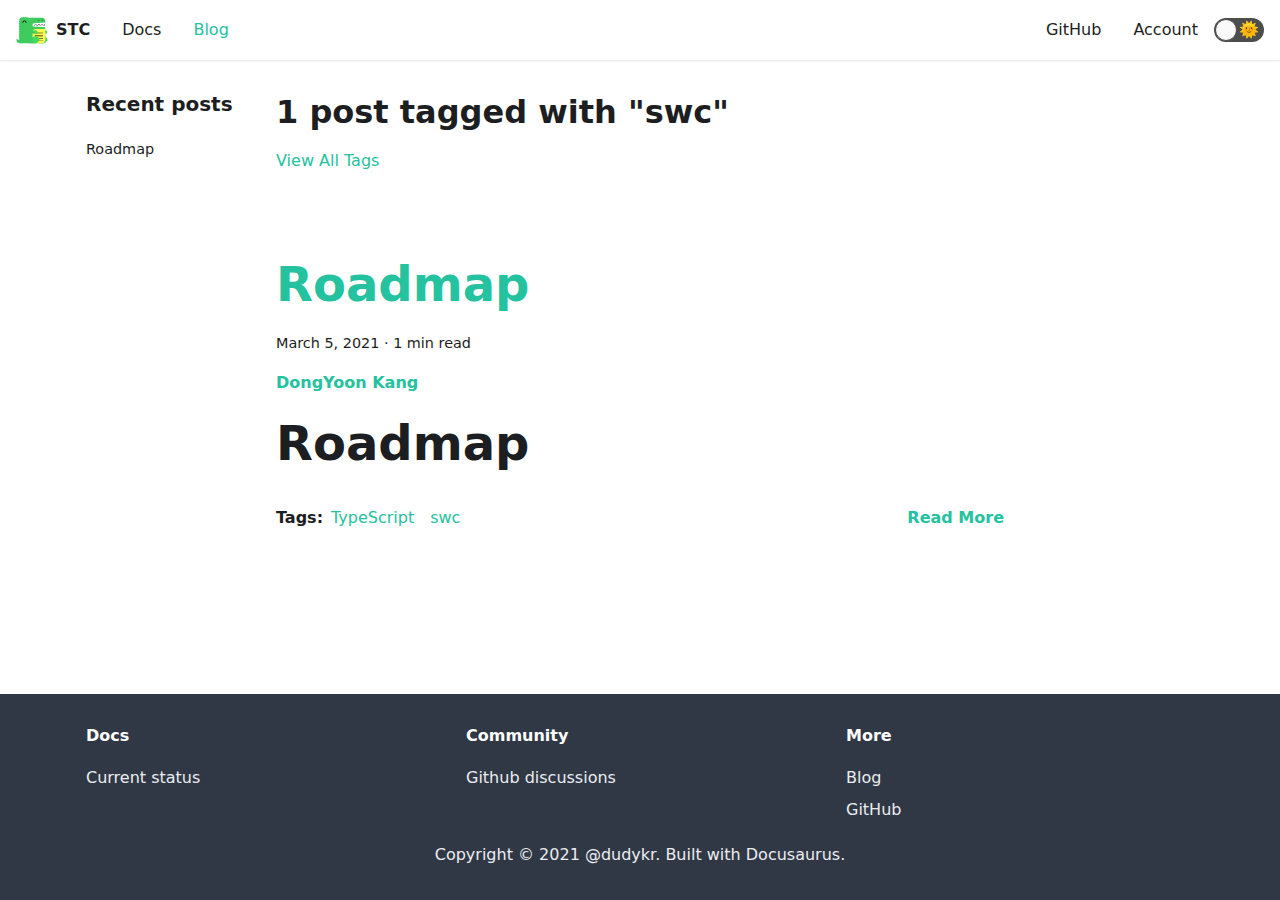
<file: blog/tags/swc/index.html>
<!doctype html>
<html lang="en">
<head>
<meta charset="UTF-8">
<meta name="viewport" content="width=device-width,initial-scale=1">
<meta name="generator" content="Docusaurus v2.0.0-alpha.70">
<link rel="alternate" type="application/rss+xml" href="/blog/rss.xml" title="stc Blog RSS Feed">
<link rel="alternate" type="application/atom+xml" href="/blog/atom.xml" title="stc Blog Atom Feed">
<link rel="preconnect" href="https://www.google-analytics.com">
<script>window.ga=window.ga||function(){(ga.q=ga.q||[]).push(arguments)},ga.l=+new Date,ga("create","G-XEGVWSN58H","auto"),ga("send","pageview")</script>
<script async src="https://www.google-analytics.com/analytics.js"></script><title data-react-helmet="true">Posts tagged &quot;swc&quot; | stc</title><meta data-react-helmet="true" property="og:title" content="Posts tagged &quot;swc&quot; | stc"><meta data-react-helmet="true" name="description" content="Blog | Tagged &quot;swc&quot;"><meta data-react-helmet="true" property="og:description" content="Blog | Tagged &quot;swc&quot;"><meta data-react-helmet="true" name="twitter:card" content="summary_large_image"><meta data-react-helmet="true" name="docusaurus_locale" content="en"><meta data-react-helmet="true" name="docusaurus_tag" content="default"><link data-react-helmet="true" rel="shortcut icon" href="/img/favicon.ico"><link rel="stylesheet" href="/styles.e060d298.css">
<link rel="preload" href="/styles.1d54d335.js" as="script">
<link rel="preload" href="/runtime~main.8b361825.js" as="script">
<link rel="preload" href="/main.5ab69cf9.js" as="script">
<link rel="preload" href="/common.813f2505.js" as="script">
<link rel="preload" href="/24.911f4d6b.js" as="script">
<link rel="preload" href="/e3f34e86.e18051ac.js" as="script">
<link rel="preload" href="/d46851ed.bb0f0b7d.js" as="script">
<link rel="preload" href="/2a1e44c0.a91a2af1.js" as="script">
</head>
<body>
<script>!function(){function t(t){document.documentElement.setAttribute("data-theme",t)}var e=function(){var t=null;try{t=localStorage.getItem("theme")}catch(t){}return t}();t(null!==e?e:"light")}()</script><div id="__docusaurus">
<nav aria-label="Skip navigation links"><button type="button" tabindex="0" class="skipToContent_11B0">Skip to main content</button></nav><nav class="navbar navbar--fixed-top"><div class="navbar__inner"><div class="navbar__items"><div aria-label="Navigation bar toggle" class="navbar__toggle" role="button" tabindex="0"><svg aria-label="Menu" width="30" height="30" viewBox="0 0 30 30" role="img" focusable="false"><title>Menu</title><path stroke="currentColor" stroke-linecap="round" stroke-miterlimit="10" stroke-width="2" d="M4 7h22M4 15h22M4 23h22"></path></svg></div><a class="navbar__brand" href="/"><img src="/img/logo.svg" alt="My Site Logo" class="themedImage_YANc themedImage--light_3CMI navbar__logo"><img src="/img/logo.svg" alt="My Site Logo" class="themedImage_YANc themedImage--dark_3ARp navbar__logo"><strong class="navbar__title">STC</strong></a><a class="navbar__item navbar__link" href="/docs/">Docs</a><a aria-current="page" class="navbar__item navbar__link navbar__link--active" href="/blog">Blog</a></div><div class="navbar__items navbar__items--right"><a href="https://github.com/stc-rs/stc" target="_blank" rel="noopener noreferrer" class="navbar__item navbar__link">GitHub</a><a class="navbar__item navbar__link" href="/account">Account</a><div class="react-toggle react-toggle--disabled displayOnlyInLargeViewport_2N3Q"><div class="react-toggle-track"><div class="react-toggle-track-check"><span class="toggle_3NWk">🌜</span></div><div class="react-toggle-track-x"><span class="toggle_3NWk">🌞</span></div></div><div class="react-toggle-thumb"></div><input type="checkbox" disabled="" aria-label="Dark mode toggle" class="react-toggle-screenreader-only"></div></div></div><div role="presentation" class="navbar-sidebar__backdrop"></div><div class="navbar-sidebar"><div class="navbar-sidebar__brand"><a class="navbar__brand" href="/"><img src="/img/logo.svg" alt="My Site Logo" class="themedImage_YANc themedImage--light_3CMI navbar__logo"><img src="/img/logo.svg" alt="My Site Logo" class="themedImage_YANc themedImage--dark_3ARp navbar__logo"><strong class="navbar__title">STC</strong></a></div><div class="navbar-sidebar__items"><div class="menu"><ul class="menu__list"><li class="menu__list-item"><a class="menu__link" href="/docs/">Docs</a></li><li class="menu__list-item"><a aria-current="page" class="menu__link navbar__link--active" href="/blog">Blog</a></li><li class="menu__list-item"><a href="https://github.com/stc-rs/stc" target="_blank" rel="noopener noreferrer" class="menu__link">GitHub</a></li><li class="menu__list-item"><a class="menu__link" href="/account">Account</a></li></ul></div></div></div></nav><div class="main-wrapper blog-wrapper"><div class="container margin-vert--lg"><div class="row"><div class="col col--2"><div class="sidebar_SWld thin-scrollbar"><h3 class="sidebarItemTitle_Km2m">Recent posts</h3><ul class="sidebarItemList_3UpA"><li class="sidebarItem_2T0D"><a class="sidebarItemLink_v5H9" href="/blog/roadmap">Roadmap</a></li></ul></div></div><main class="col col--8"><h1>1 post tagged with &quot;swc&quot;</h1><a href="/blog/tags">View All Tags</a><div class="margin-vert--xl"><article class="margin-bottom--xl"><header><h2 class="margin-bottom--sm blogPostTitle_3-lP"><a href="/blog/roadmap">Roadmap</a></h2><div class="margin-vert--md"><time datetime="2021-03-05T00:00:00.000Z" class="blogPostDate_Ta7i">March 5, 2021  · 1 min read</time></div><div class="avatar margin-vert--md"><div class="avatar__intro"><h4 class="avatar__name"><a href="https://github.com/kdy1" target="_blank" rel="noreferrer noopener">DongYoon Kang</a></h4><small class="avatar__subtitle"></small></div></div></header><section class="markdown"><h1><a aria-hidden="true" tabindex="-1" class="anchor enhancedAnchor_prK2" id="roadmap"></a>Roadmap<a class="hash-link" href="#roadmap" title="Direct link to heading">#</a></h1></section><footer class="row margin-vert--lg"><div class="col"><strong>Tags:</strong><a class="margin-horiz--sm" href="/blog/tags/type-script">TypeScript</a><a class="margin-horiz--sm" href="/blog/tags/swc">swc</a></div><div class="col text--right"><a aria-label="Read more about Roadmap" href="/blog/roadmap"><strong>Read More</strong></a></div></footer></article></div></main></div></div></div><footer class="footer footer--dark"><div class="container"><div class="row footer__links"><div class="col footer__col"><h4 class="footer__title">Docs</h4><ul class="footer__items"><li class="footer__item"><a class="footer__link-item" href="/docs/">Current status</a></li></ul></div><div class="col footer__col"><h4 class="footer__title">Community</h4><ul class="footer__items"><li class="footer__item"><a href="https://github.com/stc-rs/stc/discussions" target="_blank" rel="noopener noreferrer" class="footer__link-item">Github discussions</a></li></ul></div><div class="col footer__col"><h4 class="footer__title">More</h4><ul class="footer__items"><li class="footer__item"><a class="footer__link-item" href="/blog">Blog</a></li><li class="footer__item"><a href="https://github.com/stc-rs/stc" target="_blank" rel="noopener noreferrer" class="footer__link-item">GitHub</a></li></ul></div></div><div class="footer__bottom text--center"><div class="footer__copyright">Copyright © 2021 @dudykr. Built with Docusaurus.</div></div></div></footer></div>
<script src="/styles.1d54d335.js"></script>
<script src="/runtime~main.8b361825.js"></script>
<script src="/main.5ab69cf9.js"></script>
<script src="/common.813f2505.js"></script>
<script src="/24.911f4d6b.js"></script>
<script src="/e3f34e86.e18051ac.js"></script>
<script src="/d46851ed.bb0f0b7d.js"></script>
<script src="/2a1e44c0.a91a2af1.js"></script>
</body>
</html>
</file>
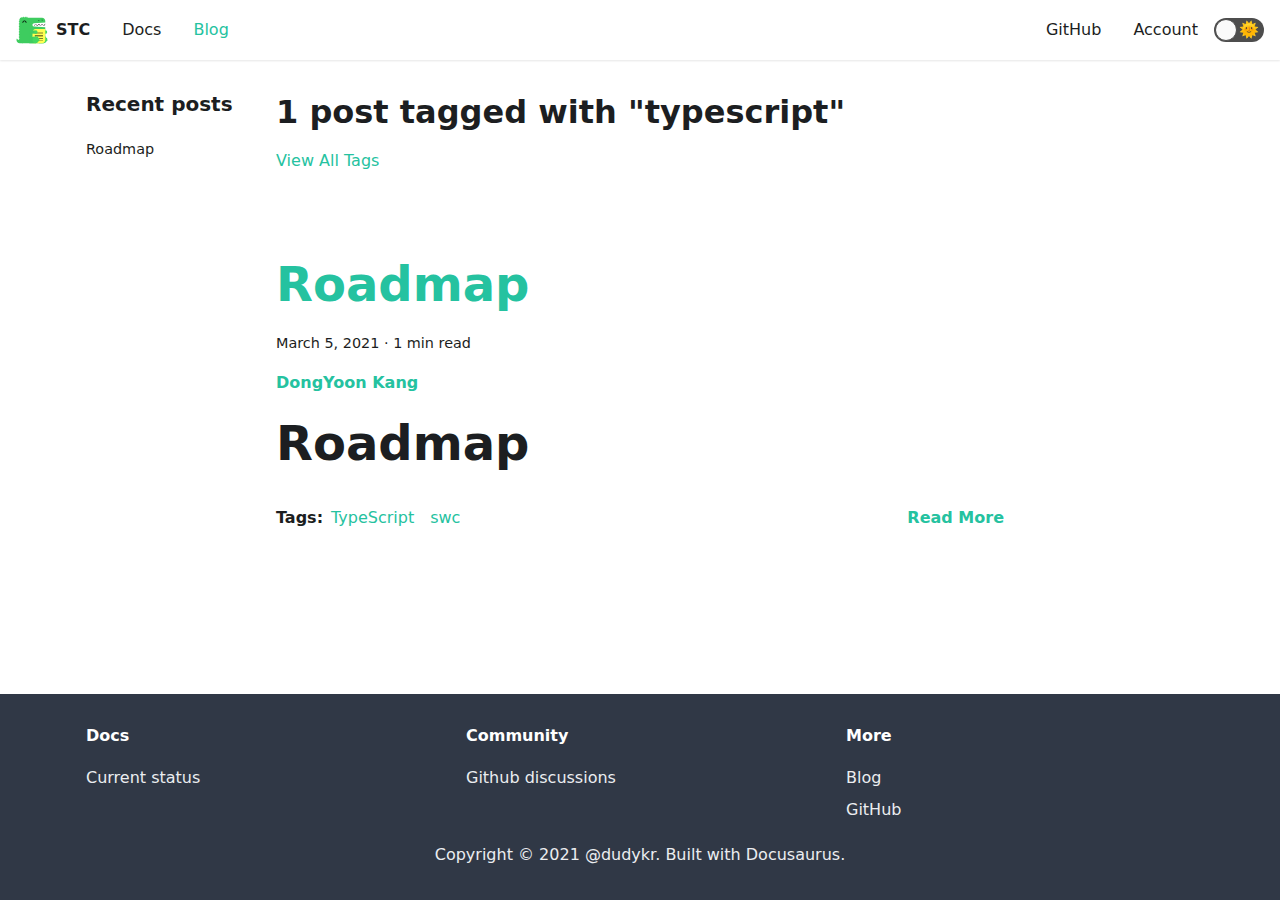
<file: blog/tags/type-script/index.html>
<!doctype html>
<html lang="en">
<head>
<meta charset="UTF-8">
<meta name="viewport" content="width=device-width,initial-scale=1">
<meta name="generator" content="Docusaurus v2.0.0-alpha.70">
<link rel="alternate" type="application/rss+xml" href="/blog/rss.xml" title="stc Blog RSS Feed">
<link rel="alternate" type="application/atom+xml" href="/blog/atom.xml" title="stc Blog Atom Feed">
<link rel="preconnect" href="https://www.google-analytics.com">
<script>window.ga=window.ga||function(){(ga.q=ga.q||[]).push(arguments)},ga.l=+new Date,ga("create","G-XEGVWSN58H","auto"),ga("send","pageview")</script>
<script async src="https://www.google-analytics.com/analytics.js"></script><title data-react-helmet="true">Posts tagged &quot;typescript&quot; | stc</title><meta data-react-helmet="true" property="og:title" content="Posts tagged &quot;typescript&quot; | stc"><meta data-react-helmet="true" name="description" content="Blog | Tagged &quot;typescript&quot;"><meta data-react-helmet="true" property="og:description" content="Blog | Tagged &quot;typescript&quot;"><meta data-react-helmet="true" name="twitter:card" content="summary_large_image"><meta data-react-helmet="true" name="docusaurus_locale" content="en"><meta data-react-helmet="true" name="docusaurus_tag" content="default"><link data-react-helmet="true" rel="shortcut icon" href="/img/favicon.ico"><link rel="stylesheet" href="/styles.e060d298.css">
<link rel="preload" href="/styles.1d54d335.js" as="script">
<link rel="preload" href="/runtime~main.8b361825.js" as="script">
<link rel="preload" href="/main.5ab69cf9.js" as="script">
<link rel="preload" href="/common.813f2505.js" as="script">
<link rel="preload" href="/24.911f4d6b.js" as="script">
<link rel="preload" href="/e3f34e86.e18051ac.js" as="script">
<link rel="preload" href="/d46851ed.bb0f0b7d.js" as="script">
<link rel="preload" href="/fde865fd.dbeccbdd.js" as="script">
</head>
<body>
<script>!function(){function t(t){document.documentElement.setAttribute("data-theme",t)}var e=function(){var t=null;try{t=localStorage.getItem("theme")}catch(t){}return t}();t(null!==e?e:"light")}()</script><div id="__docusaurus">
<nav aria-label="Skip navigation links"><button type="button" tabindex="0" class="skipToContent_11B0">Skip to main content</button></nav><nav class="navbar navbar--fixed-top"><div class="navbar__inner"><div class="navbar__items"><div aria-label="Navigation bar toggle" class="navbar__toggle" role="button" tabindex="0"><svg aria-label="Menu" width="30" height="30" viewBox="0 0 30 30" role="img" focusable="false"><title>Menu</title><path stroke="currentColor" stroke-linecap="round" stroke-miterlimit="10" stroke-width="2" d="M4 7h22M4 15h22M4 23h22"></path></svg></div><a class="navbar__brand" href="/"><img src="/img/logo.svg" alt="My Site Logo" class="themedImage_YANc themedImage--light_3CMI navbar__logo"><img src="/img/logo.svg" alt="My Site Logo" class="themedImage_YANc themedImage--dark_3ARp navbar__logo"><strong class="navbar__title">STC</strong></a><a class="navbar__item navbar__link" href="/docs/">Docs</a><a aria-current="page" class="navbar__item navbar__link navbar__link--active" href="/blog">Blog</a></div><div class="navbar__items navbar__items--right"><a href="https://github.com/stc-rs/stc" target="_blank" rel="noopener noreferrer" class="navbar__item navbar__link">GitHub</a><a class="navbar__item navbar__link" href="/account">Account</a><div class="react-toggle react-toggle--disabled displayOnlyInLargeViewport_2N3Q"><div class="react-toggle-track"><div class="react-toggle-track-check"><span class="toggle_3NWk">🌜</span></div><div class="react-toggle-track-x"><span class="toggle_3NWk">🌞</span></div></div><div class="react-toggle-thumb"></div><input type="checkbox" disabled="" aria-label="Dark mode toggle" class="react-toggle-screenreader-only"></div></div></div><div role="presentation" class="navbar-sidebar__backdrop"></div><div class="navbar-sidebar"><div class="navbar-sidebar__brand"><a class="navbar__brand" href="/"><img src="/img/logo.svg" alt="My Site Logo" class="themedImage_YANc themedImage--light_3CMI navbar__logo"><img src="/img/logo.svg" alt="My Site Logo" class="themedImage_YANc themedImage--dark_3ARp navbar__logo"><strong class="navbar__title">STC</strong></a></div><div class="navbar-sidebar__items"><div class="menu"><ul class="menu__list"><li class="menu__list-item"><a class="menu__link" href="/docs/">Docs</a></li><li class="menu__list-item"><a aria-current="page" class="menu__link navbar__link--active" href="/blog">Blog</a></li><li class="menu__list-item"><a href="https://github.com/stc-rs/stc" target="_blank" rel="noopener noreferrer" class="menu__link">GitHub</a></li><li class="menu__list-item"><a class="menu__link" href="/account">Account</a></li></ul></div></div></div></nav><div class="main-wrapper blog-wrapper"><div class="container margin-vert--lg"><div class="row"><div class="col col--2"><div class="sidebar_SWld thin-scrollbar"><h3 class="sidebarItemTitle_Km2m">Recent posts</h3><ul class="sidebarItemList_3UpA"><li class="sidebarItem_2T0D"><a class="sidebarItemLink_v5H9" href="/blog/roadmap">Roadmap</a></li></ul></div></div><main class="col col--8"><h1>1 post tagged with &quot;typescript&quot;</h1><a href="/blog/tags">View All Tags</a><div class="margin-vert--xl"><article class="margin-bottom--xl"><header><h2 class="margin-bottom--sm blogPostTitle_3-lP"><a href="/blog/roadmap">Roadmap</a></h2><div class="margin-vert--md"><time datetime="2021-03-05T00:00:00.000Z" class="blogPostDate_Ta7i">March 5, 2021  · 1 min read</time></div><div class="avatar margin-vert--md"><div class="avatar__intro"><h4 class="avatar__name"><a href="https://github.com/kdy1" target="_blank" rel="noreferrer noopener">DongYoon Kang</a></h4><small class="avatar__subtitle"></small></div></div></header><section class="markdown"><h1><a aria-hidden="true" tabindex="-1" class="anchor enhancedAnchor_prK2" id="roadmap"></a>Roadmap<a class="hash-link" href="#roadmap" title="Direct link to heading">#</a></h1></section><footer class="row margin-vert--lg"><div class="col"><strong>Tags:</strong><a class="margin-horiz--sm" href="/blog/tags/type-script">TypeScript</a><a class="margin-horiz--sm" href="/blog/tags/swc">swc</a></div><div class="col text--right"><a aria-label="Read more about Roadmap" href="/blog/roadmap"><strong>Read More</strong></a></div></footer></article></div></main></div></div></div><footer class="footer footer--dark"><div class="container"><div class="row footer__links"><div class="col footer__col"><h4 class="footer__title">Docs</h4><ul class="footer__items"><li class="footer__item"><a class="footer__link-item" href="/docs/">Current status</a></li></ul></div><div class="col footer__col"><h4 class="footer__title">Community</h4><ul class="footer__items"><li class="footer__item"><a href="https://github.com/stc-rs/stc/discussions" target="_blank" rel="noopener noreferrer" class="footer__link-item">Github discussions</a></li></ul></div><div class="col footer__col"><h4 class="footer__title">More</h4><ul class="footer__items"><li class="footer__item"><a class="footer__link-item" href="/blog">Blog</a></li><li class="footer__item"><a href="https://github.com/stc-rs/stc" target="_blank" rel="noopener noreferrer" class="footer__link-item">GitHub</a></li></ul></div></div><div class="footer__bottom text--center"><div class="footer__copyright">Copyright © 2021 @dudykr. Built with Docusaurus.</div></div></div></footer></div>
<script src="/styles.1d54d335.js"></script>
<script src="/runtime~main.8b361825.js"></script>
<script src="/main.5ab69cf9.js"></script>
<script src="/common.813f2505.js"></script>
<script src="/24.911f4d6b.js"></script>
<script src="/e3f34e86.e18051ac.js"></script>
<script src="/d46851ed.bb0f0b7d.js"></script>
<script src="/fde865fd.dbeccbdd.js"></script>
</body>
</html>
</file>
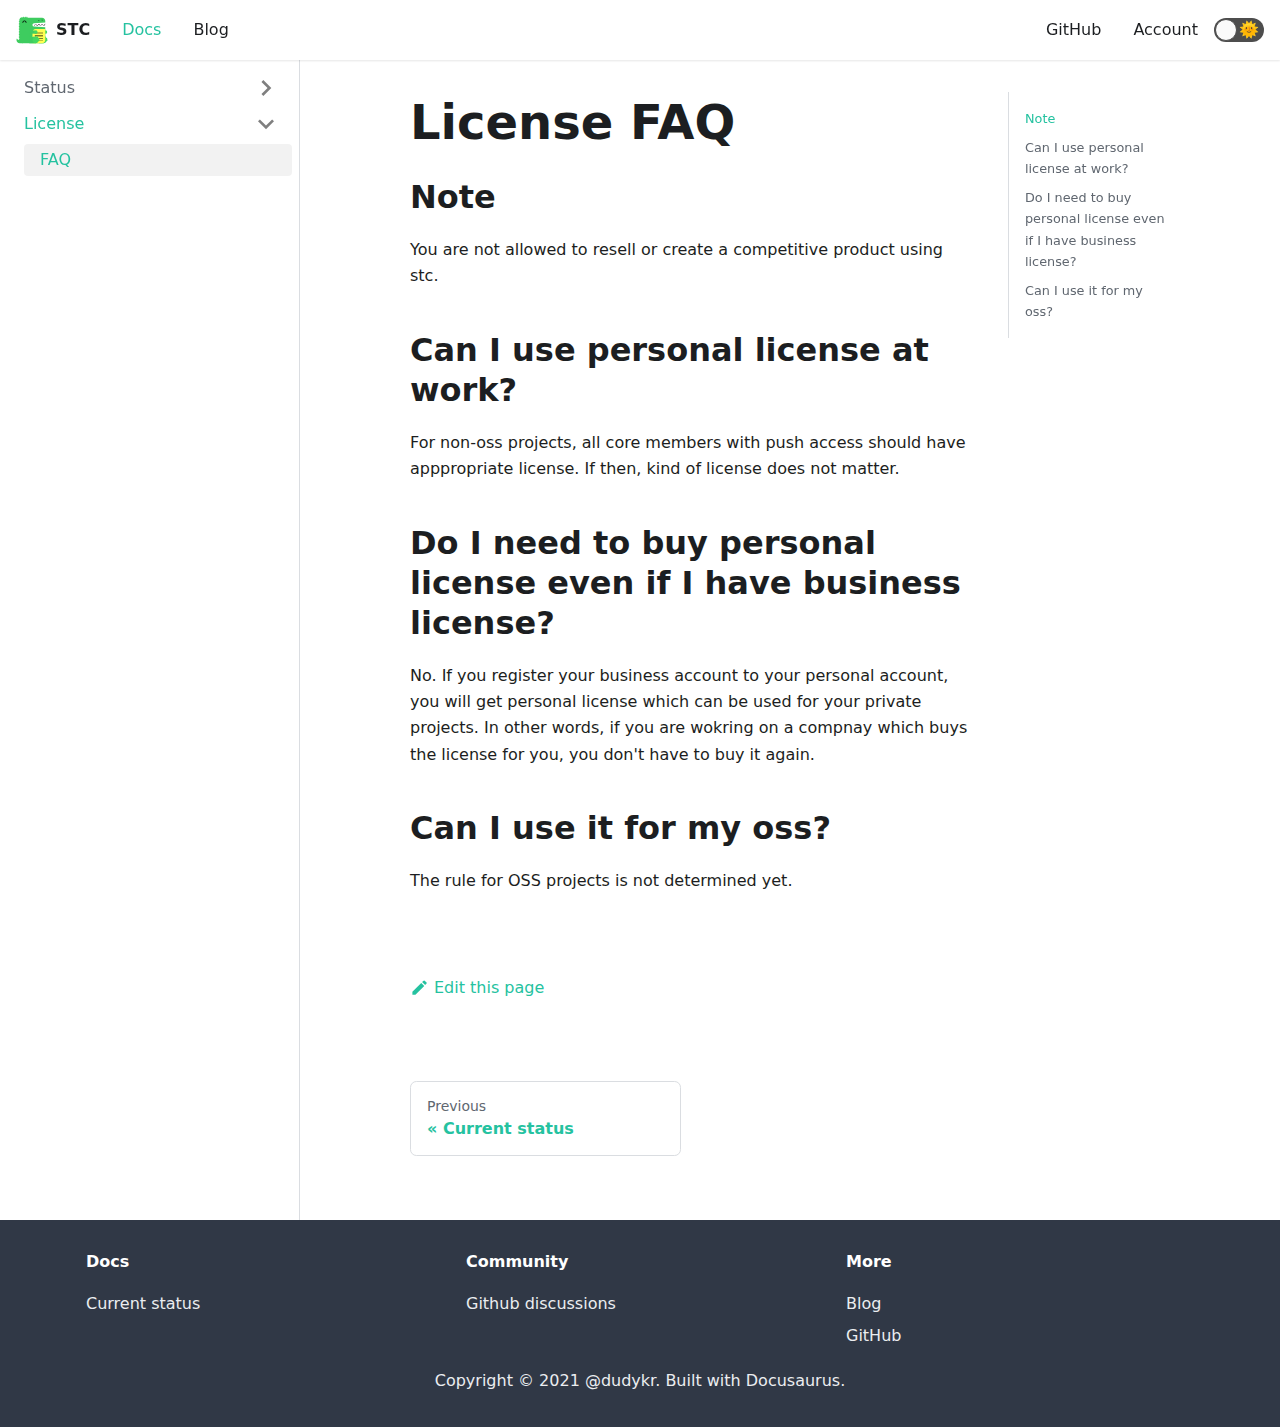
<file: docs/license/faq/index.html>
<!doctype html>
<html lang="en">
<head>
<meta charset="UTF-8">
<meta name="viewport" content="width=device-width,initial-scale=1">
<meta name="generator" content="Docusaurus v2.0.0-alpha.70">
<link rel="alternate" type="application/rss+xml" href="/blog/rss.xml" title="stc Blog RSS Feed">
<link rel="alternate" type="application/atom+xml" href="/blog/atom.xml" title="stc Blog Atom Feed">
<link rel="preconnect" href="https://www.google-analytics.com">
<script>window.ga=window.ga||function(){(ga.q=ga.q||[]).push(arguments)},ga.l=+new Date,ga("create","G-XEGVWSN58H","auto"),ga("send","pageview")</script>
<script async src="https://www.google-analytics.com/analytics.js"></script><title data-react-helmet="true">License FAQ | stc</title><meta data-react-helmet="true" name="twitter:card" content="summary_large_image"><meta data-react-helmet="true" name="docusaurus_locale" content="en"><meta data-react-helmet="true" name="docusaurus_version" content="current"><meta data-react-helmet="true" name="docusaurus_tag" content="docs-default-current"><meta data-react-helmet="true" property="og:title" content="License FAQ | stc"><meta data-react-helmet="true" name="description" content="Note"><meta data-react-helmet="true" property="og:description" content="Note"><meta data-react-helmet="true" property="og:url" content="https://stc.dudy.dev/docs/license/faq"><link data-react-helmet="true" rel="shortcut icon" href="/img/favicon.ico"><link data-react-helmet="true" rel="canonical" href="https://stc.dudy.dev/docs/license/faq"><link rel="stylesheet" href="/styles.e060d298.css">
<link rel="preload" href="/styles.1d54d335.js" as="script">
<link rel="preload" href="/runtime~main.8b361825.js" as="script">
<link rel="preload" href="/main.5ab69cf9.js" as="script">
<link rel="preload" href="/common.813f2505.js" as="script">
<link rel="preload" href="/25.6c7084a0.js" as="script">
<link rel="preload" href="/26.95d4c8e1.js" as="script">
<link rel="preload" href="/935f2afb.8127e460.js" as="script">
<link rel="preload" href="/17896441.9a63531b.js" as="script">
<link rel="preload" href="/b7316bb6.72b7a679.js" as="script">
</head>
<body>
<script>!function(){function t(t){document.documentElement.setAttribute("data-theme",t)}var e=function(){var t=null;try{t=localStorage.getItem("theme")}catch(t){}return t}();t(null!==e?e:"light")}()</script><div id="__docusaurus">
<nav aria-label="Skip navigation links"><button type="button" tabindex="0" class="skipToContent_11B0">Skip to main content</button></nav><nav class="navbar navbar--fixed-top"><div class="navbar__inner"><div class="navbar__items"><div aria-label="Navigation bar toggle" class="navbar__toggle" role="button" tabindex="0"><svg aria-label="Menu" width="30" height="30" viewBox="0 0 30 30" role="img" focusable="false"><title>Menu</title><path stroke="currentColor" stroke-linecap="round" stroke-miterlimit="10" stroke-width="2" d="M4 7h22M4 15h22M4 23h22"></path></svg></div><a class="navbar__brand" href="/"><img src="/img/logo.svg" alt="My Site Logo" class="themedImage_YANc themedImage--light_3CMI navbar__logo"><img src="/img/logo.svg" alt="My Site Logo" class="themedImage_YANc themedImage--dark_3ARp navbar__logo"><strong class="navbar__title">STC</strong></a><a aria-current="page" class="navbar__item navbar__link navbar__link--active" href="/docs/">Docs</a><a class="navbar__item navbar__link" href="/blog">Blog</a></div><div class="navbar__items navbar__items--right"><a href="https://github.com/stc-rs/stc" target="_blank" rel="noopener noreferrer" class="navbar__item navbar__link">GitHub</a><a class="navbar__item navbar__link" href="/account">Account</a><div class="react-toggle react-toggle--disabled displayOnlyInLargeViewport_2N3Q"><div class="react-toggle-track"><div class="react-toggle-track-check"><span class="toggle_3NWk">🌜</span></div><div class="react-toggle-track-x"><span class="toggle_3NWk">🌞</span></div></div><div class="react-toggle-thumb"></div><input type="checkbox" disabled="" aria-label="Dark mode toggle" class="react-toggle-screenreader-only"></div></div></div><div role="presentation" class="navbar-sidebar__backdrop"></div><div class="navbar-sidebar"><div class="navbar-sidebar__brand"><a class="navbar__brand" href="/"><img src="/img/logo.svg" alt="My Site Logo" class="themedImage_YANc themedImage--light_3CMI navbar__logo"><img src="/img/logo.svg" alt="My Site Logo" class="themedImage_YANc themedImage--dark_3ARp navbar__logo"><strong class="navbar__title">STC</strong></a></div><div class="navbar-sidebar__items"><div class="menu"><ul class="menu__list"><li class="menu__list-item"><a aria-current="page" class="menu__link navbar__link--active" href="/docs/">Docs</a></li><li class="menu__list-item"><a class="menu__link" href="/blog">Blog</a></li><li class="menu__list-item"><a href="https://github.com/stc-rs/stc" target="_blank" rel="noopener noreferrer" class="menu__link">GitHub</a></li><li class="menu__list-item"><a class="menu__link" href="/account">Account</a></li></ul></div></div></div></nav><div class="main-wrapper"><div class="docPage_vMrn"><div class="docSidebarContainer_3Ak5" role="complementary"><div class="sidebar_3gvy"><div class="menu menu--responsive thin-scrollbar menu_1yIk"><button aria-label="Open Menu" aria-haspopup="true" class="button button--secondary button--sm menu__button" type="button"><svg aria-label="Menu" class="sidebarMenuIcon_1CUI" width="24" height="24" viewBox="0 0 30 30" role="img" focusable="false"><title>Menu</title><path stroke="currentColor" stroke-linecap="round" stroke-miterlimit="10" stroke-width="2" d="M4 7h22M4 15h22M4 23h22"></path></svg></button><ul class="menu__list"><li class="menu__list-item menu__list-item--collapsed"><a class="menu__link menu__link--sublist" href="#!">Status</a><ul class="menu__list"><li class="menu__list-item"><a class="menu__link" tabindex="-1" href="/docs/">Install</a></li><li class="menu__list-item"><a class="menu__link" tabindex="-1" href="/docs/status">Current status</a></li></ul></li><li class="menu__list-item"><a class="menu__link menu__link--sublist menu__link--active" href="#!">License</a><ul class="menu__list"><li class="menu__list-item"><a aria-current="page" class="menu__link menu__link--active active" tabindex="0" href="/docs/license/faq">FAQ</a></li></ul></li></ul></div></div></div><main class="docMainContainer_2iGs"><div class="container padding-vert--lg docItemWrapper_1bxp"><div class="row"><div class="col docItemCol_U38p"><div class="docItemContainer_a7m4"><article><header><h1 class="docTitle_Oumm">License FAQ</h1></header><div class="markdown"><h2><a aria-hidden="true" tabindex="-1" class="anchor enhancedAnchor_prK2" id="note"></a>Note<a class="hash-link" href="#note" title="Direct link to heading">#</a></h2><p>You are not allowed to resell or create a competitive product using stc.</p><h2><a aria-hidden="true" tabindex="-1" class="anchor enhancedAnchor_prK2" id="can-i-use-personal-license-at-work"></a>Can I use personal license at work?<a class="hash-link" href="#can-i-use-personal-license-at-work" title="Direct link to heading">#</a></h2><p>For non-oss projects, all core members with push access should have apppropriate license.
If then, kind of license does not matter.</p><h2><a aria-hidden="true" tabindex="-1" class="anchor enhancedAnchor_prK2" id="do-i-need-to-buy-personal-license-even-if-i-have-business-license"></a>Do I need to buy personal license even if I have business license?<a class="hash-link" href="#do-i-need-to-buy-personal-license-even-if-i-have-business-license" title="Direct link to heading">#</a></h2><p>No.
If you register your business account to your personal account, you will get personal license which can be used for your private projects.
In other words, if you are wokring on a compnay which buys the license for you, you don&#x27;t have to buy it again.</p><h2><a aria-hidden="true" tabindex="-1" class="anchor enhancedAnchor_prK2" id="can-i-use-it-for-my-oss"></a>Can I use it for my oss?<a class="hash-link" href="#can-i-use-it-for-my-oss" title="Direct link to heading">#</a></h2><p>The rule for OSS projects is not determined yet.</p></div></article><div class="margin-vert--xl"><div class="row"><div class="col"><a href="https://github.com/stc-rs/website/edit/main/sidebars.js/docs/license-faq.md" target="_blank" rel="noreferrer noopener"><svg fill="currentColor" height="1.2em" width="1.2em" preserveAspectRatio="xMidYMid meet" role="img" viewBox="0 0 40 40" class="iconEdit_2LL7"><g><path d="m34.5 11.7l-3 3.1-6.3-6.3 3.1-3q0.5-0.5 1.2-0.5t1.1 0.5l3.9 3.9q0.5 0.4 0.5 1.1t-0.5 1.2z m-29.5 17.1l18.4-18.5 6.3 6.3-18.4 18.4h-6.3v-6.2z"></path></g></svg>Edit this page</a></div></div></div><div class="margin-vert--lg"><nav class="pagination-nav" aria-label="Blog list page navigation"><div class="pagination-nav__item"><a class="pagination-nav__link" href="/docs/status"><div class="pagination-nav__sublabel">Previous</div><div class="pagination-nav__label">« Current status</div></a></div><div class="pagination-nav__item pagination-nav__item--next"></div></nav></div></div></div><div class="col col--3"><div class="tableOfContents_2xL- thin-scrollbar"><ul class="table-of-contents table-of-contents__left-border"><li><a href="#note" class="table-of-contents__link">Note</a></li><li><a href="#can-i-use-personal-license-at-work" class="table-of-contents__link">Can I use personal license at work?</a></li><li><a href="#do-i-need-to-buy-personal-license-even-if-i-have-business-license" class="table-of-contents__link">Do I need to buy personal license even if I have business license?</a></li><li><a href="#can-i-use-it-for-my-oss" class="table-of-contents__link">Can I use it for my oss?</a></li></ul></div></div></div></div></main></div></div><footer class="footer footer--dark"><div class="container"><div class="row footer__links"><div class="col footer__col"><h4 class="footer__title">Docs</h4><ul class="footer__items"><li class="footer__item"><a class="footer__link-item" href="/docs/">Current status</a></li></ul></div><div class="col footer__col"><h4 class="footer__title">Community</h4><ul class="footer__items"><li class="footer__item"><a href="https://github.com/stc-rs/stc/discussions" target="_blank" rel="noopener noreferrer" class="footer__link-item">Github discussions</a></li></ul></div><div class="col footer__col"><h4 class="footer__title">More</h4><ul class="footer__items"><li class="footer__item"><a class="footer__link-item" href="/blog">Blog</a></li><li class="footer__item"><a href="https://github.com/stc-rs/stc" target="_blank" rel="noopener noreferrer" class="footer__link-item">GitHub</a></li></ul></div></div><div class="footer__bottom text--center"><div class="footer__copyright">Copyright © 2021 @dudykr. Built with Docusaurus.</div></div></div></footer></div>
<script src="/styles.1d54d335.js"></script>
<script src="/runtime~main.8b361825.js"></script>
<script src="/main.5ab69cf9.js"></script>
<script src="/common.813f2505.js"></script>
<script src="/25.6c7084a0.js"></script>
<script src="/26.95d4c8e1.js"></script>
<script src="/935f2afb.8127e460.js"></script>
<script src="/17896441.9a63531b.js"></script>
<script src="/b7316bb6.72b7a679.js"></script>
</body>
</html>
</file>
<file: styles.e060d298.css>
.row .col,img{max-width:100%}.markdown li,body{word-wrap:break-word}pre,table{overflow:auto}blockquote,pre{margin:0 0 var(--ifm-spacing-vertical)}.button,.close{-webkit-appearance:none;cursor:pointer}.breadcrumbs__link,.button{transition-timing-function:var(--ifm-transition-timing-default)}.button,.react-toggle{-webkit-user-select:none;-ms-user-select:none}.button--link,a{-webkit-text-decoration:var(--ifm-link-decoration)}.button,.close,.menu__link,.navbar__link{cursor:pointer}.tabs__item,hr,img{box-sizing:content-box}.react-toggle,html{-webkit-tap-highlight-color:transparent}.footer__items,.menu__list,.pills__item,.sidebarItem_2T0D{list-style-type:none}:root{--ra-admonition-background-color:var(--ifm-alert-background-color);--ra-admonition-border-width:var(--ifm-alert-border-width);--ra-admonition-border-color:var(--ifm-alert-border-color);--ra-admonition-border-radius:var(--ifm-alert-border-radius);--ra-admonition-color:var(--ifm-alert-color);--ra-admonition-padding-vertical:var(--ifm-alert-padding-vertical);--ra-admonition-padding-horizontal:var(--ifm-alert-padding-horizontal);--ra-color-note:var(--ifm-color-secondary);--ra-color-important:var(--ifm-color-info);--ra-color-tip:var(--ifm-color-success);--ra-color-caution:var(--ifm-color-warning);--ra-color-warning:var(--ifm-color-danger);--ra-color-text-dark:var(--ifm-color-gray-900);--ifm-dark-value:10%;--ifm-darker-value:15%;--ifm-darkest-value:30%;--ifm-light-value:15%;--ifm-lighter-value:30%;--ifm-lightest-value:50%;--ifm-color-secondary:#ebedf0;--ifm-color-secondary-dark:#d4d5d8;--ifm-color-secondary-darker:#c8c9cc;--ifm-color-secondary-darkest:#a4a6a8;--ifm-color-secondary-light:#eef0f2;--ifm-color-secondary-lighter:#f1f2f5;--ifm-color-secondary-lightest:#f5f6f8;--ifm-color-success:#00a400;--ifm-color-success-dark:#009400;--ifm-color-success-darker:#008b00;--ifm-color-success-darkest:#007300;--ifm-color-success-light:#26b226;--ifm-color-success-lighter:#4dbf4d;--ifm-color-success-lightest:#80d280;--ifm-color-info:#54c7ec;--ifm-color-info-dark:#4cb3d4;--ifm-color-info-darker:#47a9c9;--ifm-color-info-darkest:#3b8ba5;--ifm-color-info-light:#6ecfef;--ifm-color-info-lighter:#87d8f2;--ifm-color-info-lightest:#aae3f6;--ifm-color-warning:#ffba00;--ifm-color-warning-dark:#e6a700;--ifm-color-warning-darker:#d99e00;--ifm-color-warning-darkest:#b38200;--ifm-color-warning-light:#ffc426;--ifm-color-warning-lighter:#ffcf4d;--ifm-color-warning-lightest:#ffdd80;--ifm-color-danger:#fa383e;--ifm-color-danger-dark:#e13238;--ifm-color-danger-darker:#d53035;--ifm-color-danger-darkest:#af272b;--ifm-color-danger-light:#fb565b;--ifm-color-danger-lighter:#fb7478;--ifm-color-danger-lightest:#fd9c9f;--ifm-color-white:#fff;--ifm-color-black:#000;--ifm-color-gray-0:var(--ifm-color-white);--ifm-color-gray-100:#f5f6f7;--ifm-color-gray-200:#ebedf0;--ifm-color-gray-300:#dadde1;--ifm-color-gray-400:#ccd0d5;--ifm-color-gray-500:#bec3c9;--ifm-color-gray-600:#8d949e;--ifm-color-gray-700:#606770;--ifm-color-gray-800:#444950;--ifm-color-gray-900:#1c1e21;--ifm-color-gray-1000:var(--ifm-color-black);--ifm-color-emphasis-0:var(--ifm-color-gray-0);--ifm-color-emphasis-100:var(--ifm-color-gray-100);--ifm-color-emphasis-200:var(--ifm-color-gray-200);--ifm-color-emphasis-300:var(--ifm-color-gray-300);--ifm-color-emphasis-400:var(--ifm-color-gray-400);--ifm-color-emphasis-500:var(--ifm-color-gray-500);--ifm-color-emphasis-600:var(--ifm-color-gray-600);--ifm-color-emphasis-700:var(--ifm-color-gray-700);--ifm-color-emphasis-800:var(--ifm-color-gray-800);--ifm-color-emphasis-900:var(--ifm-color-gray-900);--ifm-color-emphasis-1000:var(--ifm-color-gray-1000);--ifm-color-content:var(--ifm-color-emphasis-900);--ifm-color-content-inverse:var(--ifm-color-emphasis-0);--ifm-color-content-secondary:#606770;--ifm-background-color:transparent;--ifm-background-surface-color:var(--ifm-color-content-inverse);--ifm-global-border-width:1px;--ifm-global-radius:0.4rem;--ifm-hover-overlay:rgba(0,0,0,0.05);--ifm-font-color-base:var(--ifm-color-content);--ifm-font-color-base-inverse:var(--ifm-color-content-inverse);--ifm-font-color-secondary:var(--ifm-color-content-secondary);--ifm-font-family-base:system-ui,-apple-system,Segoe UI,Roboto,Ubuntu,Cantarell,Noto Sans,sans-serif,BlinkMacSystemFont,"Segoe UI",Helvetica,Arial,sans-serif,"Apple Color Emoji","Segoe UI Emoji","Segoe UI Symbol";--ifm-font-family-monospace:SFMono-Regular,Menlo,Monaco,Consolas,"Liberation Mono","Courier New",monospace;--ifm-font-size-base:100%;--ifm-font-weight-light:300;--ifm-font-weight-normal:400;--ifm-font-weight-semibold:500;--ifm-font-weight-bold:700;--ifm-font-weight-base:var(--ifm-font-weight-normal);--ifm-line-height-base:1.65;--ifm-global-spacing:1rem;--ifm-spacing-vertical:var(--ifm-global-spacing);--ifm-spacing-horizontal:var(--ifm-global-spacing);--ifm-transition-fast:200ms;--ifm-transition-slow:400ms;--ifm-transition-timing-default:cubic-bezier(0.08,0.52,0.52,1);--ifm-global-shadow-lw:0 1px 2px 0 rgba(0,0,0,0.1);--ifm-global-shadow-md:0 5px 40px rgba(0,0,0,0.2);--ifm-global-shadow-tl:0 12px 28px 0 rgba(0,0,0,0.2),0 2px 4px 0 rgba(0,0,0,0.1);--ifm-z-index-dropdown:2;--ifm-z-index-fixed:3;--ifm-z-index-overlay:4;--ifm-container-width:1140px;--ifm-code-background:var(--ifm-color-emphasis-200);--ifm-code-border-radius:var(--ifm-global-radius);--ifm-code-color:var(--ifm-color-emphasis-900);--ifm-code-padding-horizontal:0.4rem;--ifm-code-padding-vertical:0.2rem;--ifm-pre-background:var(--ifm-color-emphasis-100);--ifm-pre-border-radius:var(--ifm-code-border-radius);--ifm-pre-color:inherit;--ifm-pre-line-height:1.45;--ifm-pre-padding:1rem;--ifm-heading-color:inherit;--ifm-heading-margin-top:0;--ifm-heading-margin-bottom:var(--ifm-spacing-vertical);--ifm-heading-font-family:inherit;--ifm-heading-font-weight:var(--ifm-font-weight-bold);--ifm-heading-line-height:1.25;--ifm-h1-font-size:2rem;--ifm-h2-font-size:1.5rem;--ifm-h3-font-size:1.25rem;--ifm-h4-font-size:1rem;--ifm-h5-font-size:0.875rem;--ifm-h6-font-size:0.85rem;--ifm-image-alignment-padding:1.25rem;--ifm-leading-desktop:1.25;--ifm-leading:calc(var(--ifm-leading-desktop)*1rem);--ifm-list-left-padding:2rem;--ifm-list-margin:1rem;--ifm-list-item-margin:0.25rem;--ifm-list-paragraph-margin:1rem;--ifm-table-cell-padding:0.75rem;--ifm-table-background:transparent;--ifm-table-stripe-background:var(--ifm-color-emphasis-100);--ifm-table-border-width:1px;--ifm-table-border-color:var(--ifm-color-emphasis-300);--ifm-table-head-background:inherit;--ifm-table-head-color:inherit;--ifm-table-head-font-weight:var(--ifm-font-weight-bold);--ifm-table-cell-color:inherit;--ifm-link-color:var(--ifm-color-primary);--ifm-link-decoration:none;--ifm-link-hover-color:var(--ifm-link-color);--ifm-link-hover-decoration:underline;--ifm-paragraph-margin-bottom:var(--ifm-leading);--ifm-blockquote-color:#6a737d;--ifm-blockquote-font-size:var(--ifm-font-size-base);--ifm-blockquote-padding-horizontal:1rem;--ifm-blockquote-padding-vertical:1rem;--ifm-hr-border-color:var(--ifm-color-emphasis-500);--ifm-hr-border-width:1px;--ifm-hr-margin-vertical:1.5rem;--ifm-alert-background-color:inherit;--ifm-alert-border-color:inherit;--ifm-alert-border-radius:var(--ifm-global-radius);--ifm-alert-border-width:var(--ifm-global-border-width);--ifm-alert-color:var(--ifm-font-color-base-inverse);--ifm-alert-padding-horizontal:var(--ifm-spacing-horizontal);--ifm-alert-padding-vertical:var(--ifm-spacing-vertical);--ifm-avatar-intro-margin:1rem;--ifm-avatar-intro-alignment:inherit;--ifm-avatar-photo-size-sm:2rem;--ifm-avatar-photo-size-md:3rem;--ifm-avatar-photo-size-lg:4rem;--ifm-avatar-photo-size-xl:6rem;--ifm-badge-background-color:inherit;--ifm-badge-border-color:inherit;--ifm-badge-border-radius:var(--ifm-global-radius);--ifm-badge-border-width:var(--ifm-global-border-width);--ifm-badge-color:var(--ifm-color-white);--ifm-badge-padding-horizontal:calc(var(--ifm-spacing-horizontal)*0.5);--ifm-badge-padding-vertical:calc(var(--ifm-spacing-vertical)*0.25);--ifm-breadcrumb-border-radius:1.5rem;--ifm-breadcrumb-spacing:0.0625rem;--ifm-breadcrumb-color-active:var(--ifm-color-primary);--ifm-breadcrumb-item-background-active:var(--ifm-hover-overlay);--ifm-breadcrumb-padding-horizontal:1rem;--ifm-breadcrumb-padding-vertical:0.5rem;--ifm-breadcrumb-size-multiplier:1;--ifm-breadcrumb-separator:url('data:image/svg+xml;utf8,<svg xmlns="http://www.w3.org/2000/svg" x="0px" y="0px" viewBox="0 0 256 256"><g><g><polygon points="79.093,0 48.907,30.187 146.72,128 48.907,225.813 79.093,256 207.093,128"/></g></g><g></g><g></g><g></g><g></g><g></g><g></g><g></g><g></g><g></g><g></g><g></g><g></g><g></g><g></g><g></g></svg>');--ifm-breadcrumb-separator-filter:none;--ifm-breadcrumb-separator-size:0.5rem;--ifm-breadcrumb-separator-size-multiplier:1.25;--ifm-button-background-color:inherit;--ifm-button-border-color:var(--ifm-button-background-color);--ifm-button-border-width:var(--ifm-global-border-width);--ifm-button-color:var(--ifm-font-color-base-inverse);--ifm-button-font-weight:var(--ifm-font-weight-bold);--ifm-button-padding-horizontal:1.5rem;--ifm-button-padding-vertical:0.375rem;--ifm-button-size-multiplier:1;--ifm-button-transition-duration:var(--ifm-transition-fast);--ifm-button-border-radius:calc(var(--ifm-global-radius)*var(--ifm-button-size-multiplier));--ifm-button-group-margin:2px;--ifm-card-background-color:var(--ifm-background-surface-color);--ifm-card-border-radius:calc(var(--ifm-global-radius)*2);--ifm-card-horizontal-spacing:var(--ifm-global-spacing);--ifm-card-vertical-spacing:var(--ifm-global-spacing);--ifm-toc-border-color:var(--ifm-color-emphasis-300);--ifm-toc-link-color:var(--ifm-color-content-secondary);--ifm-toc-padding-left:0.5rem;--ifm-toc-padding-vertical:0.5rem;--ifm-dropdown-background-color:var(--ifm-background-surface-color);--ifm-dropdown-font-weight:var(--ifm-font-weight-semibold);--ifm-dropdown-link-color:var(--ifm-font-color-base);--ifm-dropdown-hover-background-color:var(--ifm-hover-overlay);--ifm-footer-background-color:var(--ifm-color-emphasis-100);--ifm-footer-color:inherit;--ifm-footer-link-color:var(--ifm-color-emphasis-700);--ifm-footer-link-hover-color:var(--ifm-color-primary);--ifm-footer-link-horizontal-spacing:0.5rem;--ifm-footer-padding-horizontal:calc(var(--ifm-spacing-horizontal)*2);--ifm-footer-padding-vertical:calc(var(--ifm-spacing-vertical)*2);--ifm-footer-title-color:inherit;--ifm-hero-background-color:var(--ifm-background-surface-color);--ifm-hero-text-color:var(--ifm-color-emphasis-800);--ifm-menu-color:var(--ifm-color-emphasis-700);--ifm-menu-color-active:var(--ifm-color-primary);--ifm-menu-color-background-active:var(--ifm-hover-overlay);--ifm-menu-color-background-hover:var(--ifm-hover-overlay);--ifm-menu-link-padding-horizontal:1rem;--ifm-menu-link-padding-vertical:0.375rem;--ifm-menu-link-sublist-icon:url('data:image/svg+xml;utf8,<svg xmlns="http://www.w3.org/2000/svg" width="16px" height="16px" viewBox="0 0 24 24"><path fill="rgba(0,0,0,0.5)" d="M7.41 15.41L12 10.83l4.59 4.58L18 14l-6-6-6 6z"></path></svg>');--ifm-menu-link-sublist-icon-filter:none;--ifm-navbar-background-color:var(--ifm-background-surface-color);--ifm-navbar-height:3.75rem;--ifm-navbar-item-padding-horizontal:1rem;--ifm-navbar-item-padding-vertical:0.25rem;--ifm-navbar-link-color:var(--ifm-font-color-base);--ifm-navbar-link-hover-color:var(--ifm-color-primary);--ifm-navbar-link-active-color:var(--ifm-link-color);--ifm-navbar-padding-horizontal:var(--ifm-spacing-horizontal);--ifm-navbar-padding-vertical:calc(var(--ifm-spacing-vertical)*0.5);--ifm-navbar-shadow:var(--ifm-global-shadow-lw);--ifm-navbar-search-input-background-color:var(--ifm-color-emphasis-200);--ifm-navbar-search-input-color:var(--ifm-color-emphasis-800);--ifm-navbar-search-input-placeholder-color:var(--ifm-color-emphasis-500);--ifm-navbar-search-input-icon:url('data:image/svg+xml;utf8,<svg fill="currentColor" xmlns="http://www.w3.org/2000/svg" viewBox="0 0 16 16" height="16px" width="16px"><path d="M6.02945,10.20327a4.17382,4.17382,0,1,1,4.17382-4.17382A4.15609,4.15609,0,0,1,6.02945,10.20327Zm9.69195,4.2199L10.8989,9.59979A5.88021,5.88021,0,0,0,12.058,6.02856,6.00467,6.00467,0,1,0,9.59979,10.8989l4.82338,4.82338a.89729.89729,0,0,0,1.29912,0,.89749.89749,0,0,0-.00087-1.29909Z" /></svg>');--ifm-navbar-sidebar-width:80vw;--ifm-pagination-border-radius:calc(var(--ifm-global-radius)*var(--ifm-pagination-size-multiplier));--ifm-pagination-color-active:var(--ifm-color-primary);--ifm-pagination-font-size:1rem;--ifm-pagination-item-active-background:var(--ifm-hover-overlay);--ifm-pagination-page-spacing:0.0625rem;--ifm-pagination-padding-horizontal:calc(var(--ifm-spacing-horizontal)*1);--ifm-pagination-padding-vertical:calc(var(--ifm-spacing-vertical)*0.25);--ifm-pagination-size-multiplier:1;--ifm-pagination-nav-border-radius:var(--ifm-global-radius);--ifm-pagination-nav-color-hover:var(--ifm-color-primary);--ifm-pills-color-active:var(--ifm-color-primary);--ifm-pills-color-background-active:var(--ifm-hover-overlay);--ifm-pills-spacing:0.0625rem;--ifm-tabs-color:var(--ifm-font-color-secondary);--ifm-tabs-color-active:var(--ifm-color-primary);--ifm-tabs-padding-horizontal:1rem;--ifm-tabs-padding-vertical:1rem;--ifm-tabs-spacing:0.0625rem;--ifm-scrollbar-size:7px;--ifm-scrollbar-track-background-color:#f1f1f1;--ifm-scrollbar-thumb-background-color:#888;--ifm-scrollbar-thumb-hover-background-color:#555;--ifm-color-primary:#25c2a0;--ifm-color-primary-dark:#21af90;--ifm-color-primary-darker:#1fa588;--ifm-color-primary-darkest:#1a8870;--ifm-color-primary-light:#46cbae;--ifm-color-primary-lighter:#66d4bd;--ifm-color-primary-lightest:#92e0d0;--ifm-code-font-size:95%;--docusaurus-announcement-bar-height:auto;--collapse-button-bg-color-dark:#2e333a;--doc-sidebar-width:300px}.admonition{margin-bottom:1em;--ra-admonition-icon-color:var(--ra-admonition-color)}.admonition:not(.alert){background-color:var(--ra-admonition-background-color);border:var(--ra-admonition-border-width) solid var(--ra-admonition-border-color);border-radius:var(--ra-admonition-border-radius);box-sizing:border-box;color:var(--ra-admonition-color);padding:var(--ra-admonition-padding-vertical) var(--ra-admonition-padding-horizontal);--ra-admonition-background-color:var(--ifm-color-primary)}.container,.row .col{padding:0 var(--ifm-spacing-horizontal);width:100%}.admonition h5{margin-top:0;margin-bottom:8px;text-transform:uppercase}.admonition-icon{display:inline-block;vertical-align:middle;margin-right:.2em}.admonition-icon svg{display:inline-block;width:22px;height:22px;stroke-width:0;fill:var(--ra-admonition-icon-color);stroke:var(--ra-admonition-icon-color)}.admonition-content>:last-child,blockquote>:last-child{margin-bottom:0}.admonition-note{--ra-admonition-color:var(--ra-color-text-dark)}*{box-sizing:border-box}html{font:var(--ifm-font-size-base)/var(--ifm-line-height-base) var(--ifm-font-family-base);background-color:var(--ifm-background-color);color:var(--ifm-font-color-base);text-rendering:optimizelegibility;-webkit-font-smoothing:antialiased;-ms-text-size-adjust:100%;-webkit-text-size-adjust:100%}body{margin:0;transition:var(--ifm-transition-fast) ease color}.container{max-width:var(--ifm-container-width);margin:0 auto}.padding-bottom--none,.padding-vert--none{padding-bottom:0!important}.padding-top--none,.padding-vert--none{padding-top:0!important}.padding-horiz--none,.padding-left--none{padding-left:0!important}.padding-horiz--none,.padding-right--none{padding-right:0!important}.container--fluid{max-width:inherit}.row{display:flex;flex-direction:row;flex-wrap:wrap;margin:0 calc(var(--ifm-spacing-horizontal)*-1)}.margin-bottom--none,.margin-vert--none,.markdown>:last-child{margin-bottom:0!important}.margin-top--none,.margin-vert--none,.markdown>:first-child{margin-top:0!important}.row .col{--ifm-col-width:100%;flex:1 0;margin-left:0}.row .col.col--1,.row .col.col--2,.row .col.col--3,.row .col[class*=col--]{flex:0 0 var(--ifm-col-width);max-width:var(--ifm-col-width)}.row .col.col--1{--ifm-col-width:8.33333%}.row .col.col--offset-1{margin-left:8.33333%}.row .col.col--2{--ifm-col-width:16.66667%}.row .col.col--offset-2{margin-left:16.66667%}.row .col.col--3{--ifm-col-width:25%}.row .col.col--offset-3{margin-left:25%}.row .col.col--4{--ifm-col-width:33.33333%;flex:0 0 var(--ifm-col-width);max-width:var(--ifm-col-width)}.row .col.col--offset-4{margin-left:33.33333%}.row .col.col--5{--ifm-col-width:41.66667%;flex:0 0 var(--ifm-col-width);max-width:var(--ifm-col-width)}.row .col.col--6,.row .col.col--7{flex:0 0 var(--ifm-col-width);max-width:var(--ifm-col-width)}.row .col.col--offset-5{margin-left:41.66667%}.row .col.col--6{--ifm-col-width:50%}.row .col.col--offset-6{margin-left:50%}.row .col.col--7{--ifm-col-width:58.33333%}.row .col.col--offset-7{margin-left:58.33333%}.row .col.col--8{--ifm-col-width:66.66667%;flex:0 0 var(--ifm-col-width);max-width:var(--ifm-col-width)}.row .col.col--offset-8{margin-left:66.66667%}.row .col.col--9{--ifm-col-width:75%;flex:0 0 var(--ifm-col-width);max-width:var(--ifm-col-width)}.row .col.col--10,.row .col.col--11{flex:0 0 var(--ifm-col-width);max-width:var(--ifm-col-width)}.row .col.col--offset-9{margin-left:75%}.row .col.col--10{--ifm-col-width:83.33333%}.row .col.col--offset-10{margin-left:83.33333%}.row .col.col--11{--ifm-col-width:91.66667%}.row .col.col--offset-11{margin-left:91.66667%}.row .col.col--12{--ifm-col-width:100%;flex:0 0 var(--ifm-col-width);max-width:var(--ifm-col-width)}.row .col.col--offset-12{margin-left:100%}.row--no-gutters{margin-left:0;margin-right:0}.margin-horiz--none,.margin-left--none{margin-left:0!important}.margin-horiz--none,.margin-right--none{margin-right:0!important}.row--no-gutters>.col{padding-left:0;padding-right:0}.row--align-top{align-items:flex-start}.row--align-bottom{align-items:flex-end}.row--align-center{align-items:center}.row--align-stretch{align-items:stretch}.row--align-baseline{align-items:baseline}.margin--none{margin:0!important}.margin-bottom--xs,.margin-vert--xs{margin-bottom:.25rem!important}.margin-top--xs,.margin-vert--xs{margin-top:.25rem!important}.margin-horiz--xs,.margin-left--xs{margin-left:.25rem!important}.margin-horiz--xs,.margin-right--xs{margin-right:.25rem!important}.margin--xs{margin:.25rem!important}.margin-bottom--sm,.margin-vert--sm{margin-bottom:.5rem!important}.margin-top--sm,.margin-vert--sm{margin-top:.5rem!important}.margin-horiz--sm,.margin-left--sm{margin-left:.5rem!important}.margin-horiz--sm,.margin-right--sm{margin-right:.5rem!important}.margin--sm{margin:.5rem!important}.margin-bottom--md,.margin-vert--md{margin-bottom:1rem!important}.margin-top--md,.margin-vert--md{margin-top:1rem!important}.margin-horiz--md,.margin-left--md{margin-left:1rem!important}.margin-horiz--md,.margin-right--md{margin-right:1rem!important}.margin--md{margin:1rem!important}.margin-bottom--lg,.margin-vert--lg{margin-bottom:2rem!important}.margin-top--lg,.margin-vert--lg{margin-top:2rem!important}.margin-horiz--lg,.margin-left--lg{margin-left:2rem!important}.margin-horiz--lg,.margin-right--lg{margin-right:2rem!important}.margin--lg{margin:2rem!important}.margin-bottom--xl,.margin-vert--xl{margin-bottom:5rem!important}.margin-top--xl,.margin-vert--xl{margin-top:5rem!important}.margin-horiz--xl,.margin-left--xl{margin-left:5rem!important}.margin-horiz--xl,.margin-right--xl{margin-right:5rem!important}.margin--xl{margin:5rem!important}.padding--none{padding:0!important}.padding-bottom--xs,.padding-vert--xs{padding-bottom:.25rem!important}.padding-top--xs,.padding-vert--xs{padding-top:.25rem!important}.padding-horiz--xs,.padding-left--xs{padding-left:.25rem!important}.padding-horiz--xs,.padding-right--xs{padding-right:.25rem!important}.padding--xs{padding:.25rem!important}.padding-bottom--sm,.padding-vert--sm{padding-bottom:.5rem!important}.padding-top--sm,.padding-vert--sm{padding-top:.5rem!important}.padding-horiz--sm,.padding-left--sm{padding-left:.5rem!important}.padding-horiz--sm,.padding-right--sm{padding-right:.5rem!important}.padding--sm{padding:.5rem!important}.padding-bottom--md,.padding-vert--md{padding-bottom:1rem!important}.padding-top--md,.padding-vert--md{padding-top:1rem!important}.padding-horiz--md,.padding-left--md{padding-left:1rem!important}.padding-horiz--md,.padding-right--md{padding-right:1rem!important}.padding--md{padding:1rem!important}.padding-bottom--lg,.padding-vert--lg{padding-bottom:2rem!important}.padding-top--lg,.padding-vert--lg{padding-top:2rem!important}.padding-horiz--lg,.padding-left--lg{padding-left:2rem!important}.padding-horiz--lg,.padding-right--lg{padding-right:2rem!important}.padding--lg{padding:2rem!important}.padding-bottom--xl,.padding-vert--xl{padding-bottom:5rem!important}.padding-top--xl,.padding-vert--xl{padding-top:5rem!important}.padding-horiz--xl,.padding-left--xl{padding-left:5rem!important}.padding-horiz--xl,.padding-right--xl{padding-right:5rem!important}.padding--xl{padding:5rem!important}code{background-color:var(--ifm-code-background);border-radius:var(--ifm-code-border-radius);color:var(--ifm-code-color);font-family:var(--ifm-font-family-monospace);font-size:var(--ifm-code-font-size);padding:var(--ifm-code-padding-vertical) var(--ifm-code-padding-horizontal)}a code{color:inherit}pre{background-color:var(--ifm-pre-background);border-radius:var(--ifm-pre-border-radius);color:var(--ifm-pre-color);font:var(--ifm-code-font-size)/var(--ifm-pre-line-height) var(--ifm-font-family-monospace);padding:var(--ifm-pre-padding)}pre,pre code{word-wrap:normal}pre code{background-color:transparent;display:inline;font-size:100%;line-height:inherit;overflow:visible;padding:0;white-space:pre;word-break:normal}kbd{background-color:var(--ifm-color-emphasis-0);border:1px solid var(--ifm-color-emphasis-400);border-radius:.2rem;box-shadow:inset 0 -1px 0 var(--ifm-color-emphasis-400);color:var(--ifm-color-emphasis-800);font:80% var(--ifm-font-family-monospace);padding:.15rem .3rem}h1,h2,h3,h4,h5,h6{color:var(--ifm-heading-color);font-weight:var(--ifm-heading-font-weight);line-height:var(--ifm-heading-line-height);margin:var(--ifm-heading-margin-top) 0 var(--ifm-heading-margin-bottom) 0}.badge,strong{font-weight:var(--ifm-font-weight-bold)}h1{font-size:var(--ifm-h1-font-size)}h2{font-size:var(--ifm-h2-font-size)}h3{font-size:var(--ifm-h3-font-size)}h4{font-size:var(--ifm-h4-font-size)}h5{font-size:var(--ifm-h5-font-size)}h6{font-size:var(--ifm-h6-font-size)}img{border-style:none}img[align=right]{padding-left:var(--image-alignment-padding)}img[align=left]{padding-right:var(--image-alignment-padding)}.markdown{--ifm-h1-vertical-rhythm-top:3;--ifm-h2-vertical-rhythm-top:2;--ifm-h3-vertical-rhythm-top:1.5;--ifm-heading-vertical-rhythm-top:1.25;--ifm-h1-vertical-rhythm-bottom:1.25;--ifm-heading-vertical-rhythm-bottom:1}.markdown:after,.markdown:before,hr:after,hr:before{content:"";display:table}.markdown:after,hr:after{clear:both}.markdown>h1{--ifm-h1-font-size:3rem;margin-bottom:calc(var(--ifm-h1-vertical-rhythm-bottom)*var(--ifm-leading));margin-top:calc(var(--ifm-h1-vertical-rhythm-top)*var(--ifm-leading))}.markdown>h2,.markdown>h3,.markdown>h4,.markdown>h5,.markdown>h6{margin-bottom:calc(var(--ifm-heading-vertical-rhythm-bottom)*var(--ifm-leading))}.markdown>h2{--ifm-h2-font-size:2rem;margin-top:calc(var(--ifm-h2-vertical-rhythm-top)*var(--ifm-leading))}.markdown>h3{--ifm-h3-font-size:1.5rem;margin-top:calc(var(--ifm-h3-vertical-rhythm-top)*var(--ifm-leading))}.markdown>h4,.markdown>h5,.markdown>h6{margin-top:calc(var(--ifm-heading-vertical-rhythm-top)*var(--ifm-leading))}.markdown>p,.markdown>pre,.markdown>ul{margin-bottom:var(--ifm-leading)}.markdown li>p{margin-top:var(--ifm-list-paragraph-margin)}.markdown li+li{margin-top:var(--ifm-list-item-margin)}ol,ul{margin:0 0 var(--ifm-list-margin);padding-left:var(--ifm-list-left-padding)}ol ol,ul ol{list-style-type:lower-roman}.avatar__name,ol ol,ol ul,ul ol,ul ul{margin:0}ol ol ol,ol ul ol,ul ol ol,ul ul ol{list-style-type:lower-alpha}table{border-collapse:collapse;display:block;margin-bottom:var(--ifm-spacing-vertical);width:100%}.avatar__photo,.card,hr{overflow:hidden}table tr{background-color:var(--ifm-table-background);border-top:var(--ifm-table-border-width) solid var(--ifm-table-border-color)}table tr:nth-child(2n){background-color:var(--ifm-table-stripe-background)}table td,table th{border:var(--ifm-table-border-width) solid var(--ifm-table-border-color);padding:var(--ifm-table-cell-padding)}table th{background-color:var(--ifm-table-head-background);color:var(--ifm-table-head-color);font-weight:var(--ifm-table-head-font-weight)}table td{color:var(--ifm-table-cell-color)}a{color:var(--ifm-link-color);text-decoration:var(--ifm-link-decoration);transition:color var(--ifm-transition-fast) var(--ifm-transition-timing-default)}a:hover{color:var(--ifm-link-hover-color);-webkit-text-decoration:var(--ifm-link-hover-decoration);text-decoration:var(--ifm-link-hover-decoration)}.alert,.alert a{color:var(--ifm-alert-color)}.breadcrumbs__link:hover,a:not([href]){text-decoration:none}p{margin:0 0 var(--ifm-paragraph-margin-bottom)}blockquote{border-left:6px solid var(--ifm-color-emphasis-300);color:var(--ifm-blockquote-color);font-size:var(--ifm-blockquote-font-size);padding:var(--ifm-blockquote-padding-vertical) var(--ifm-blockquote-padding-horizontal)}blockquote>:first-child{margin-top:0}hr{border:var(--ifm-hr-border-width) solid var(--ifm-hr-border-color);margin:var(--ifm-hr-margin-vertical) 0}.alert{background-color:var(--ifm-alert-background-color);border:var(--ifm-alert-border-width) solid var(--ifm-alert-border-color);border-radius:var(--ifm-alert-border-radius);padding:var(--ifm-alert-padding-vertical) var(--ifm-alert-padding-horizontal)}.alert--primary{--ifm-alert-background-color:var(--ifm-color-primary);--ifm-alert-border-color:var(--ifm-color-primary)}.alert--secondary{--ifm-alert-background-color:var(--ifm-color-secondary);--ifm-alert-border-color:var(--ifm-color-secondary);--ifm-alert-color:var(--ifm-color-gray-900)}.alert--success{--ifm-alert-background-color:var(--ifm-color-success);--ifm-alert-border-color:var(--ifm-color-success)}.alert--info{--ifm-alert-background-color:var(--ifm-color-info);--ifm-alert-border-color:var(--ifm-color-info)}.alert--warning{--ifm-alert-background-color:var(--ifm-color-warning);--ifm-alert-border-color:var(--ifm-color-warning)}.alert--danger{--ifm-alert-background-color:var(--ifm-color-danger);--ifm-alert-border-color:var(--ifm-color-danger)}.alert a{text-decoration:underline}.alert .close{margin-right:calc(var(--ifm-alert-padding-horizontal)*-1);margin-top:calc(var(--ifm-alert-padding-vertical)*-1)}.avatar,.navbar,.navbar>.container,.navbar>.container-fluid{display:flex}.avatar__photo-link{display:block}.avatar__photo{border-radius:50%;height:var(--ifm-avatar-photo-size-md);width:var(--ifm-avatar-photo-size-md)}.avatar__photo--sm{height:var(--ifm-avatar-photo-size-sm);width:var(--ifm-avatar-photo-size-sm)}.avatar__photo--lg{height:var(--ifm-avatar-photo-size-lg);width:var(--ifm-avatar-photo-size-lg)}.avatar__photo--xl{height:var(--ifm-avatar-photo-size-xl);width:var(--ifm-avatar-photo-size-xl)}.avatar__photo+.avatar__intro{margin-left:var(--ifm-avatar-intro-margin)}.avatar__intro{display:flex;flex:1 1;flex-direction:column;justify-content:center;text-align:var(--ifm-avatar-intro-alignment)}.badge,.breadcrumbs__item,.breadcrumbs__link,.button,.dropdown>.navbar__link:after,.menu__link--sublist:after{display:inline-block}.avatar__subtitle{margin-top:.25rem}.avatar--vertical{--ifm-avatar-intro-alignment:center;--ifm-avatar-intro-margin:0.5rem;align-items:center;flex-direction:column}.avatar--vertical .avatar__intro{margin-left:0}.badge{background-color:var(--ifm-badge-background-color);border:var(--ifm-badge-border-width) solid var(--ifm-badge-border-color);border-radius:var(--ifm-badge-border-radius);color:var(--ifm-badge-color);font-size:75%;line-height:1;padding:var(--ifm-badge-padding-vertical) var(--ifm-badge-padding-horizontal);vertical-align:baseline}.badge--primary{--ifm-badge-background-color:var(--ifm-color-primary)}.badge--primary,.badge--secondary{--ifm-badge-border-color:var(--ifm-badge-background-color)}.badge--secondary{--ifm-badge-background-color:var(--ifm-color-secondary);color:var(--ifm-color-black)}.badge--success{--ifm-badge-background-color:var(--ifm-color-success)}.badge--info,.badge--success{--ifm-badge-border-color:var(--ifm-badge-background-color)}.badge--info{--ifm-badge-background-color:var(--ifm-color-info)}.badge--warning{--ifm-badge-background-color:var(--ifm-color-warning)}.badge--danger,.badge--warning{--ifm-badge-border-color:var(--ifm-badge-background-color)}.badge--danger{--ifm-badge-background-color:var(--ifm-color-danger)}.breadcrumbs{margin-bottom:0;padding-left:0}.breadcrumbs__item:not(:first-child){margin-left:var(--ifm-breadcrumb-spacing)}.breadcrumbs__item:not(:last-child){margin-right:var(--ifm-breadcrumb-spacing)}.breadcrumbs__item:not(:last-child):after{background:var(--ifm-breadcrumb-separator) 50%;content:" ";display:inline-block;height:calc(var(--ifm-breadcrumb-separator-size)*var(--ifm-breadcrumb-size-multiplier)*var(--ifm-breadcrumb-separator-size-multiplier));margin:0 .5rem;opacity:.5;width:calc(var(--ifm-breadcrumb-separator-size)*var(--ifm-breadcrumb-size-multiplier)*var(--ifm-breadcrumb-separator-size-multiplier));filter:var(--ifm-breadcrumb-separator-filter)}.breadcrumbs__item--active .breadcrumbs__link{color:var(--ifm-breadcrumb-color-active)}.breadcrumbs__item--active .breadcrumbs__link,.breadcrumbs__item:not(.breadcrumbs__item--active):hover .breadcrumbs__link{background:var(--ifm-breadcrumb-item-background-active)}.breadcrumbs__link{border-radius:var(--ifm-breadcrumb-border-radius);color:var(--ifm-font-color-base);font-size:calc(1rem*var(--ifm-breadcrumb-size-multiplier));padding:calc(var(--ifm-breadcrumb-padding-vertical)*var(--ifm-breadcrumb-size-multiplier)) calc(var(--ifm-breadcrumb-padding-horizontal)*var(--ifm-breadcrumb-size-multiplier));transition-property:background,color;transition-duration:var(--ifm-transition-fast)}.breadcrumbs--sm{--ifm-breadcrumb-size-multiplier:0.8}.breadcrumbs--lg{--ifm-breadcrumb-size-multiplier:1.2}.button{appearance:none;background-color:var(--ifm-button-background-color);border:var(--ifm-button-border-width) solid var(--ifm-button-border-color);border-radius:var(--ifm-button-border-radius);font-size:calc(0.875rem*var(--ifm-button-size-multiplier));font-weight:var(--ifm-button-font-weight);line-height:1.5;padding:calc(var(--ifm-button-padding-vertical)*var(--ifm-button-size-multiplier)) calc(var(--ifm-button-padding-horizontal)*var(--ifm-button-size-multiplier));text-align:center;transition-property:color,background,border-color;transition-duration:var(--ifm-button-transition-duration);user-select:none;vertical-align:middle;white-space:nowrap}.button,.button:hover{color:var(--ifm-button-color);text-decoration:none}.button--outline{--ifm-button-background-color:transparent;--ifm-button-color:var(--ifm-button-border-color)}.button--outline:hover{--ifm-button-background-color:var(--ifm-button-border-color)}.button--outline.button--active,.button--outline:active,.button--outline:hover{--ifm-button-color:var(--ifm-font-color-base-inverse)}.button--link{--ifm-button-background-color:transparent;--ifm-button-border-color:transparent;color:var(--ifm-link-color);text-decoration:var(--ifm-link-decoration)}.button--link.button--active,.button--link:active,.button--link:hover{color:var(--ifm-link-hover-color);-webkit-text-decoration:var(--ifm-link-hover-decoration);text-decoration:var(--ifm-link-hover-decoration)}.button.disabled,.button:disabled,.button[disabled]{opacity:.65;pointer-events:none}.button--sm{--ifm-button-size-multiplier:0.8}.button--lg{--ifm-button-size-multiplier:1.35}.button--block{display:block;width:100%}.button.button--secondary{color:var(--ifm-color-gray-900)}.button.button--secondary.button--outline:not(.button--active):not(:hover),.sidebarItemLink_v5H9{color:var(--ifm-font-color-base)}.button--primary{--ifm-button-border-color:var(--ifm-color-primary)}.button--primary:not(.button--outline){--ifm-button-background-color:var(--ifm-color-primary)}.button--primary:not(.button--outline):hover{--ifm-button-background-color:var(--ifm-color-primary-dark);--ifm-button-border-color:var(--ifm-color-primary-dark)}.button--primary.button--active,.button--primary:active{--ifm-button-border-color:var(--ifm-color-primary-darker);--ifm-button-background-color:var(--ifm-color-primary-darker);background-color:var(--ifm-color-primary-darker);border-color:var(--ifm-color-primary-darker)}.button--secondary{--ifm-button-border-color:var(--ifm-color-secondary)}.button--secondary:not(.button--outline){--ifm-button-background-color:var(--ifm-color-secondary)}.button--secondary:not(.button--outline):hover{--ifm-button-background-color:var(--ifm-color-secondary-dark);--ifm-button-border-color:var(--ifm-color-secondary-dark)}.button--secondary.button--active,.button--secondary:active{--ifm-button-border-color:var(--ifm-color-secondary-darker);--ifm-button-background-color:var(--ifm-color-secondary-darker);background-color:var(--ifm-color-secondary-darker);border-color:var(--ifm-color-secondary-darker)}.button--success{--ifm-button-border-color:var(--ifm-color-success)}.button--success:not(.button--outline){--ifm-button-background-color:var(--ifm-color-success)}.button--success:not(.button--outline):hover{--ifm-button-background-color:var(--ifm-color-success-dark);--ifm-button-border-color:var(--ifm-color-success-dark)}.button--success.button--active,.button--success:active{--ifm-button-border-color:var(--ifm-color-success-darker);--ifm-button-background-color:var(--ifm-color-success-darker);background-color:var(--ifm-color-success-darker);border-color:var(--ifm-color-success-darker)}.button--info{--ifm-button-border-color:var(--ifm-color-info)}.button--info:not(.button--outline){--ifm-button-background-color:var(--ifm-color-info)}.button--info:not(.button--outline):hover{--ifm-button-background-color:var(--ifm-color-info-dark);--ifm-button-border-color:var(--ifm-color-info-dark)}.button--info.button--active,.button--info:active{--ifm-button-border-color:var(--ifm-color-info-darker);--ifm-button-background-color:var(--ifm-color-info-darker);background-color:var(--ifm-color-info-darker);border-color:var(--ifm-color-info-darker)}.button--warning{--ifm-button-border-color:var(--ifm-color-warning)}.button--warning:not(.button--outline){--ifm-button-background-color:var(--ifm-color-warning)}.button--warning:not(.button--outline):hover{--ifm-button-background-color:var(--ifm-color-warning-dark);--ifm-button-border-color:var(--ifm-color-warning-dark)}.button--warning.button--active,.button--warning:active{--ifm-button-border-color:var(--ifm-color-warning-darker);--ifm-button-background-color:var(--ifm-color-warning-darker);background-color:var(--ifm-color-warning-darker);border-color:var(--ifm-color-warning-darker)}.button--danger{--ifm-button-border-color:var(--ifm-color-danger)}.button--danger:not(.button--outline){--ifm-button-background-color:var(--ifm-color-danger)}.button--danger:not(.button--outline):hover{--ifm-button-background-color:var(--ifm-color-danger-dark);--ifm-button-border-color:var(--ifm-color-danger-dark)}.button--danger.button--active,.button--danger:active{--ifm-button-border-color:var(--ifm-color-danger-darker);--ifm-button-background-color:var(--ifm-color-danger-darker);background-color:var(--ifm-color-danger-darker);border-color:var(--ifm-color-danger-darker)}.button-group{display:inline-flex}.button-group>.button:not(:first-child){border-bottom-left-radius:0;border-top-left-radius:0;margin-left:var(--ifm-button-group-margin)}.button-group>.button:not(:last-child){border-bottom-right-radius:0;border-top-right-radius:0}.button-group>.button--active{z-index:1}.button-group--block{display:flex;justify-content:stretch}.button-group--block>.button{flex-grow:1}.card{background-color:var(--ifm-card-background-color);border-radius:var(--ifm-card-border-radius);box-shadow:var(--ifm-global-shadow-lw);display:flex;flex-direction:column}.card--full-height,body,html{height:100%}.card__image{padding-top:var(--ifm-card-vertical-spacing)}.card__image:first-child{padding-top:0}.card__body,.card__footer,.card__header{padding:var(--ifm-card-vertical-spacing) var(--ifm-card-horizontal-spacing)}.card__body:not(:last-child),.card__footer:not(:last-child),.card__header:not(:last-child){padding-bottom:0}.card__body>:last-child,.card__footer>:last-child,.card__header>:last-child{margin-bottom:0}.card__footer{margin-top:auto}.table-of-contents{font-size:.8rem;margin-bottom:0;padding:var(--ifm-toc-padding-vertical) 0}.table-of-contents,.table-of-contents ul{list-style-type:none;padding-left:var(--ifm-toc-padding-left)}.table-of-contents li{margin:var(--ifm-toc-padding-vertical)}.table-of-contents__left-border{border-left:1px solid var(--ifm-toc-border-color)}.table-of-contents__link{color:var(--ifm-toc-link-color)}.table-of-contents__link--active,.table-of-contents__link--active code,.table-of-contents__link:hover,.table-of-contents__link:hover code{color:var(--ifm-color-primary);text-decoration:none}.close{appearance:none;background:none;border:none;color:var(--ifm-color-black);float:right;font-size:1.5rem;font-weight:var(--ifm-font-weight-bold);line-height:1;opacity:.5;padding:1rem;transition:opacity var(--ifm-transition-fast) var(--ifm-transition-timing-default)}.close:hover{opacity:.7}.close:focus{opacity:.8}.dropdown{display:inline-flex;font-weight:var(--ifm-dropdown-font-weight);position:relative;vertical-align:top}.dropdown--hoverable:hover .dropdown__menu,.dropdown--show .dropdown__menu{opacity:1;transform:scale(1);visibility:visible}.dropdown--right .dropdown__menu{right:0}.dropdown--nocaret .navbar__link:after{content:none!important}.dropdown__menu{background-color:var(--ifm-dropdown-background-color);border-radius:var(--ifm-global-radius);box-shadow:var(--ifm-global-shadow-md);visibility:hidden;opacity:0;transform:scale(.8);min-width:10rem;list-style:none;padding:.5rem;position:absolute;top:100%;z-index:var(--ifm-z-index-dropdown);transition-property:opacity,transform,visibility;transition-duration:var(--ifm-transition-fast);transition-timing-function:cubic-bezier(.24,.22,.015,1.56)}.dropdown__link{border-radius:.375rem;color:var(--ifm-dropdown-link-color);display:block;font-size:.875rem;padding:.375rem .5rem;white-space:nowrap}.dropdown__link--active,.dropdown__link:hover{background-color:var(--ifm-dropdown-hover-background-color);text-decoration:none;color:var(--ifm-dropdown-link-color)}.dropdown__link--active,.dropdown__link--active:hover{--ifm-dropdown-link-color:var(--ifm-link-color)}.dropdown>.navbar__link:after{border-color:currentcolor transparent;border-style:solid;border-width:.4em .4em 0;content:"";margin-left:.3em;vertical-align:middle}.footer{background-color:var(--ifm-footer-background-color);color:var(--ifm-footer-color);padding:var(--ifm-footer-padding-vertical) var(--ifm-footer-padding-horizontal)}.navbar__item.dropdown,[type=checkbox]{padding:0}.footer--dark{--ifm-footer-background-color:#303846;--ifm-footer-color:var(--ifm-footer-link-color);--ifm-footer-link-color:var(--ifm-color-secondary);--ifm-footer-title-color:var(--ifm-color-white)}.footer__links{margin-bottom:1rem}.footer__link-item{color:var(--ifm-footer-link-color);line-height:2}.footer__link-item:hover{color:var(--ifm-footer-link-hover-color)}.footer__link-separator{margin:0 var(--ifm-footer-link-horizontal-spacing)}.footer__logo{margin-top:1rem;max-width:10rem}.footer__item,.pills__item+.pills__item{margin-top:0}.footer__title{color:var(--ifm-footer-title-color)}.footer__items{margin-bottom:0;padding-left:0}.hero{align-items:center;background-color:var(--ifm-hero-background-color);color:var(--ifm-hero-text-color);display:flex;padding:4rem 2rem}.hero--primary{--ifm-hero-background-color:var(--ifm-color-primary);--ifm-hero-text-color:var(--ifm-font-color-base-inverse)}.hero--dark{--ifm-hero-background-color:#303846;--ifm-hero-text-color:var(--ifm-color-white)}.blogPostTitle_3-lP,.hero__title{font-size:3rem}.hero__subtitle{font-size:1.5rem}.menu{font-weight:var(--ifm-font-weight-semibold);overflow-x:hidden}.menu__list{margin:0;padding-left:0}.menu__list .menu__list{margin-left:var(--ifm-menu-link-padding-horizontal);overflow-y:hidden;will-change:height;transition:height var(--ifm-transition-fast) linear}.menu__list-item{margin:.25rem 0}.menu__list-item--collapsed .menu__list{overflow:hidden;height:0!important}.menu__list-item--collapsed .menu__link--sublist:after{transform:rotate(90deg)}.menu__link{border-radius:.25rem;display:flex;line-height:20px;justify-content:space-between;padding:var(--ifm-menu-link-padding-vertical) var(--ifm-menu-link-padding-horizontal)}.menu__link,.menu__link:hover{color:var(--ifm-menu-color);transition-property:color,background;transition-duration:var(--ifm-transition-fast);transition-timing-function:var(--ifm-transition-timing-default)}.menu__link:hover{text-decoration:none;background:var(--ifm-menu-color-background-hover)}.menu__link--sublist:after{background:var(--ifm-menu-link-sublist-icon) 50%/2rem 2rem;content:" ";height:1.25rem;width:1.25rem;transition:transform var(--ifm-transition-fast) linear;transform:rotate(180deg);filter:var(--ifm-menu-link-sublist-icon-filter)}.menu__link--active,.menu__link--active:hover{color:var(--ifm-menu-color-active)}.navbar__brand,.navbar__link{color:var(--ifm-navbar-link-color)}.menu__link--active:not(.menu__link--sublist){background:var(--ifm-menu-color-background-active)}.menu--responsive .menu__button{bottom:2rem;display:none;position:fixed;right:1rem;z-index:var(--ifm-z-index-fixed)}.menu--show{-ms-scroll-chaining:none;background:var(--ifm-background-surface-color);bottom:0;left:0;overscroll-behavior:contain;padding:1rem;position:fixed;right:0;top:0;z-index:var(--ifm-z-index-overlay)}.menu--show .menu__list{display:inherit;opacity:1;transition:opacity var(--ifm-transition-fast) linear}.navbar{background-color:var(--ifm-navbar-background-color);box-shadow:var(--ifm-navbar-shadow);height:var(--ifm-navbar-height);padding:var(--ifm-navbar-padding-vertical) var(--ifm-navbar-padding-horizontal);width:100%}.navbar__item,.navbar__link{padding:var(--ifm-navbar-item-padding-vertical) var(--ifm-navbar-item-padding-horizontal)}.navbar--fixed-top{position:sticky;top:0;z-index:var(--ifm-z-index-fixed)}.navbar__inner{align-items:stretch;display:flex;flex-wrap:wrap;justify-content:space-between;width:100%}.navbar__brand{align-items:center;display:flex;font-weight:700;height:2rem;margin-right:1rem}.navbar__brand:hover{text-decoration:none;color:inherit}.navbar__title{flex-shrink:0;max-width:100%}.navbar__toggle{cursor:pointer;display:none;margin-right:.5rem}.navbar__logo{height:100%;margin-right:.5rem}.navbar__items{align-items:center;display:flex;flex:1 1 auto}.navbar__items--center{flex:0 0 auto}.navbar__items--center .navbar__brand{margin:0}.navbar__items--right{justify-content:flex-end}.navbar__item{display:inline-block}#nprogress,.navbar__item.dropdown .navbar__link:not([href]){pointer-events:none}.navbar__link{font-weight:var(--ifm-font-weight-semibold);text-decoration:none}.navbar__link--active,.navbar__link:hover{color:var(--ifm-navbar-link-hover-color);text-decoration:none}.navbar--dark{--ifm-navbar-background-color:#303846;--ifm-navbar-link-color:var(--ifm-color-white);--ifm-navbar-link-hover-color:var(--ifm-color-primary);--ifm-navbar-search-input-background-color:hsla(0,0%,100%,0.1);--ifm-navbar-search-input-color:var(--ifm-color-white);--ifm-navbar-search-input-placeholder-color:hsla(0,0%,100%,0.5)}.navbar--primary{--ifm-navbar-background-color:var(--ifm-color-primary);--ifm-navbar-link-hover-color:var(--ifm-color-white);--ifm-navbar-search-input-background-color:hsla(0,0%,100%,0.1);--ifm-navbar-search-input-color:var(--ifm-color-emphasis-500);--ifm-navbar-search-input-placeholder-color:hsla(0,0%,100%,0.5)}.navbar__search{padding-left:var(--ifm-navbar-padding-horizontal)}.navbar__search-input{-webkit-appearance:none;appearance:none;background:var(--ifm-navbar-search-input-background-color) var(--ifm-navbar-search-input-icon) no-repeat .75rem/1rem 1rem;border-radius:2rem;border:none;cursor:text;color:var(--ifm-navbar-search-input-color);display:inline-block;font-size:.9rem;line-height:2rem;padding:0 .5rem 0 2.25rem;width:12.5rem}.navbar-sidebar,.navbar-sidebar__backdrop{bottom:0;display:none;top:0;left:0;position:fixed}.navbar__search-input:-ms-input-placeholder{color:var(--ifm-navbar-search-input-placeholder-color)}.navbar__search-input::placeholder{color:var(--ifm-navbar-search-input-placeholder-color)}.navbar-sidebar{background-color:var(--ifm-navbar-background-color);box-shadow:var(--ifm-global-shadow-md);transform:translateX(-100%);transition:transform var(--ifm-transition-fast) ease;width:var(--ifm-navbar-sidebar-width);overflow:auto}.navbar-sidebar--show .navbar-sidebar{transform:translateX(0)}.navbar-sidebar--show .navbar-sidebar__backdrop,html[data-theme=dark] .themedImage--dark_3ARp,html[data-theme=light] .themedImage--light_3CMI{display:block}.navbar-sidebar__backdrop{background-color:rgba(0,0,0,.6);right:0}.navbar-sidebar__brand{align-items:center;box-shadow:var(--ifm-navbar-shadow);display:flex;height:var(--ifm-navbar-height);padding:var(--ifm-navbar-padding-vertical) var(--ifm-navbar-padding-horizontal)}.pagination__item,.pagination__link{display:inline-block}.navbar-sidebar__items{padding:.5rem}.pagination{font-size:var(--ifm-pagination-font-size);padding-left:0}.pagination--sm{--ifm-pagination-font-size:0.8rem;--ifm-pagination-padding-horizontal:0.8rem;--ifm-pagination-padding-vertical:0.2rem}.pagination--lg{--ifm-pagination-font-size:1.2rem;--ifm-pagination-padding-horizontal:1.2rem;--ifm-pagination-padding-vertical:0.3rem}.pagination__item:not(:first-child){margin-left:var(--ifm-pagination-page-spacing)}.pagination__item:not(:last-child){margin-right:var(--ifm-pagination-page-spacing)}.pagination__item>span{padding:var(--ifm-pagination-padding-vertical)}.pagination__item--active .pagination__link{color:var(--ifm-pagination-color-active)}.pagination__item--active .pagination__link,.pagination__item:not(.pagination__item--active):hover .pagination__link{background:var(--ifm-pagination-item-active-background)}.pagination__item--disabled,.pagination__item[disabled]{opacity:.25;pointer-events:none}.pagination__link{border-radius:var(--ifm-pagination-border-radius);color:var(--ifm-font-color-base);padding:var(--ifm-pagination-padding-vertical) var(--ifm-pagination-padding-horizontal);transition:background var(--ifm-transition-fast) var(--ifm-transition-timing-default)}.pagination__link:hover{text-decoration:none}.pagination-nav{display:flex}.pagination-nav__item{display:flex;flex:1 50%;max-width:50%}.pagination-nav__item--next{text-align:right}.pagination-nav__item+.pagination-nav__item{margin-left:var(--ifm-spacing-horizontal)}.pagination-nav__link{border:1px solid var(--ifm-color-emphasis-300);border-radius:var(--ifm-pagination-nav-border-radius);flex-grow:1;padding:var(--ifm-global-spacing);line-height:var(--ifm-heading-line-height);transition:border-color var(--ifm-transition-fast) var(--ifm-transition-timing-default)}.pagination-nav__link:hover{border-color:var(--ifm-pagination-nav-color-hover);text-decoration:none}.pagination-nav__label{font-size:var(--ifm-h4-font-size);font-weight:var(--ifm-heading-font-weight);word-break:break-word}.pagination-nav__sublabel{font-size:var(--ifm-h5-font-size);color:var(--ifm-color-content-secondary);font-weight:var(--ifm-font-weight-semibold);margin-bottom:.25rem}.pills,.tabs{font-weight:var(--ifm-font-weight-bold)}.pills{padding-left:0}.pills__item{border-radius:.5rem;cursor:pointer;display:inline-block;padding:.25rem 1rem;transition:background var(--ifm-transition-fast) var(--ifm-transition-timing-default)}.pills__item--active{background:var(--ifm-pills-color-background-active);color:var(--ifm-pills-color-active)}.pills__item:not(.pills__item--active):hover{background-color:var(--ifm-pills-color-background-active)}.pills__item:not(:first-child){margin-left:var(--ifm-pills-spacing)}.pills__item:not(:last-child){margin-right:var(--ifm-pills-spacing)}.pills--block{display:flex;justify-content:stretch}.pills--block .pills__item{flex-grow:1;text-align:center}.tabs{display:flex;overflow-x:auto;color:var(--ifm-tabs-color);margin-bottom:0;padding-left:0}.tabs__item{border-bottom:3px solid transparent;border-radius:var(--ifm-global-radius);cursor:pointer;display:inline-flex;padding:var(--ifm-tabs-padding-vertical) var(--ifm-tabs-padding-horizontal);margin:0;transition:background-color var(--ifm-transition-fast) var(--ifm-transition-timing-default)}.tabs__item--active{border-bottom-color:var(--ifm-tabs-color-active);border-bottom-left-radius:0;border-bottom-right-radius:0;color:var(--ifm-tabs-color-active)}.tabs__item:hover{background-color:var(--ifm-hover-overlay)}.tabs--block{justify-content:stretch}.tabs--block .tabs__item{flex-grow:1;justify-content:center}.shadow--lw{box-shadow:var(--ifm-global-shadow-lw)!important}.shadow--md{box-shadow:var(--ifm-global-shadow-md)!important}.shadow--tl{box-shadow:var(--ifm-global-shadow-tl)!important}.sidebarItemLinkActive_1anX,.sidebarItemLink_v5H9:hover,.text--primary{color:var(--ifm-color-primary)}.text--secondary{color:var(--ifm-color-secondary)}.text--success{color:var(--ifm-color-success)}.text--info{color:var(--ifm-color-info)}.text--warning{color:var(--ifm-color-warning)}.text--danger{color:var(--ifm-color-danger)}.text--center{text-align:center}.text--left{text-align:left}.text--justify{text-align:justify}.text--right{text-align:right}.text--capitalize{text-transform:capitalize}.text--lowercase{text-transform:lowercase}.text--uppercase{text-transform:uppercase}.text--light{font-weight:var(--ifm-font-weight-light)}.text--normal{font-weight:var(--ifm-font-weight-normal)}.text--semibold{font-weight:var(--ifm-font-weight-semibold)}.text--bold{font-weight:var(--ifm-font-weight-bold)}.text--italic{font-style:italic}.text--truncate{overflow:hidden;text-overflow:ellipsis;white-space:nowrap}.text--break{word-break:break-word!important;word-wrap:break-word!important}.sidebarItemLink_v5H9:hover,.text--no-decoration,.text--no-decoration:hover{text-decoration:none}.thin-scrollbar::-webkit-scrollbar{width:var(--ifm-scrollbar-size);height:var(--ifm-scrollbar-size)}.thin-scrollbar::-webkit-scrollbar-track{background:var(--ifm-scrollbar-track-background-color);border-radius:10px}.thin-scrollbar::-webkit-scrollbar-thumb{background:var(--ifm-scrollbar-thumb-background-color);border-radius:10px}.thin-scrollbar::-webkit-scrollbar-thumb:hover{background:var(--ifm-scrollbar-thumb-hover-background-color)}html[data-theme=dark]{--ifm-color-emphasis-0:var(--ifm-color-gray-1000);--ifm-color-emphasis-100:var(--ifm-color-gray-900);--ifm-color-emphasis-200:var(--ifm-color-gray-800);--ifm-color-emphasis-300:var(--ifm-color-gray-700);--ifm-color-emphasis-400:var(--ifm-color-gray-600);--ifm-color-emphasis-500:var(--ifm-color-gray-500);--ifm-color-emphasis-600:var(--ifm-color-gray-400);--ifm-color-emphasis-700:var(--ifm-color-gray-300);--ifm-color-emphasis-800:var(--ifm-color-gray-200);--ifm-color-emphasis-900:var(--ifm-color-gray-100);--ifm-color-emphasis-1000:var(--ifm-color-gray-0);--ifm-background-color:#18191a;--ifm-background-surface-color:#242526;--ifm-hover-overlay:hsla(0,0%,100%,0.05);--ifm-menu-link-sublist-icon-filter:invert(100%) sepia(94%) saturate(17%) hue-rotate(223deg) brightness(104%) contrast(98%);--ifm-color-content-secondary:#fff;--ifm-breadcrumb-separator-filter:invert(64%) sepia(11%) saturate(0%) hue-rotate(149deg) brightness(99%) contrast(95%)}.docusaurus-highlight-code-line{background-color:#484d5b;display:block;margin:0 calc(var(--ifm-pre-padding)*-1);padding:0 var(--ifm-pre-padding)}#nprogress .bar{background:#29d;position:fixed;z-index:5;top:0;left:0;width:100%;height:2px}#nprogress .peg{position:absolute;right:0;width:100px;height:100%;box-shadow:0 0 10px #29d,0 0 5px #29d;opacity:1;transform:rotate(3deg) translateY(-4px)}.baseUrlIssueBanner_1-cE,.collapseSidebarButton_2WRA,.sidebarLogo_xFc8,.themedImage_YANc{display:none}.skipToContent_11B0{position:fixed;top:1rem;left:100%;z-index:calc(var(--ifm-z-index-fixed) + 1);padding:calc(var(--ifm-global-spacing)/2) var(--ifm-global-spacing);color:var(--ifm-color-emphasis-900);background-color:var(--ifm-background-surface-color);border-radius:var(--ifm-global-radius);font:inherit;border:none}.codeBlockLines_3uvA,.codeBlockTitle_2eSY{font-family:var(--ifm-font-family-monospace)}.skipToContent_11B0:focus{left:1rem}.announcementBar_1JSk{position:relative;width:100%;height:var(--docusaurus-announcement-bar-height);background-color:var(--ifm-color-primary);color:var(--ifm-color-black)}.announcementBarClose_1-Um{position:absolute;right:0;top:0;width:55px;font-size:1.25rem;padding:0;border:none;cursor:pointer;background:none;color:inherit;height:100%}.announcementBarContent_2EqR{font-size:85%;width:100%;text-align:center;padding:5px 0}.announcementBarCloseable_3bpQ{margin-right:55px}.announcementBarContent_2EqR a{color:inherit;text-decoration:underline}.toggle_3NWk{align-items:center;display:flex;height:10px;justify-content:center;width:10px}.toggle_3NWk:before{position:absolute}.react-toggle{touch-action:pan-x;position:relative;cursor:pointer;user-select:none}.react-toggle-screenreader-only{border:0;clip:rect(0 0 0 0);height:1px;margin:-1px;overflow:hidden;position:absolute;width:1px}.react-toggle--disabled{cursor:not-allowed}.react-toggle-track{width:50px;height:24px;border-radius:30px;background-color:#4d4d4d;transition:.2s}.react-toggle-track-check,.react-toggle-track-x{height:10px;top:0;bottom:0;margin:auto 0;position:absolute}.react-toggle-track-check{width:14px;left:8px;opacity:0;transition:opacity .25s}.react-toggle--checked .react-toggle-track-check,.react-toggle-track-x,[data-theme=dark] .react-toggle .react-toggle-track-check{opacity:1;transition:opacity .25s}.react-toggle-track-x{width:10px;right:10px}.react-toggle--checked .react-toggle-track-x,[data-theme=dark] .react-toggle .react-toggle-track-x{opacity:0}.react-toggle-thumb{position:absolute;top:1px;left:1px;width:22px;height:22px;border:1px solid #4d4d4d;border-radius:50%;background-color:#fafafa;transition:.25s}.react-toggle--checked .react-toggle-thumb,[data-theme=dark] .react-toggle .react-toggle-thumb{left:27px}.react-toggle--focus .react-toggle-thumb{box-shadow:0 0 2px 3px var(--ifm-color-primary)}.react-toggle:active:not(.react-toggle--disabled) .react-toggle-thumb{box-shadow:0 0 5px 5px var(--ifm-color-primary)}.navbarHideable_17Wu{transition:top .2s ease-in-out}.navbarHidden_19ww{top:calc(var(--ifm-navbar-height)*-1)!important}.footerLogoLink_31Aa{opacity:.5;transition:opacity var(--ifm-transition-fast) var(--ifm-transition-timing-default)}.codeBlockContent_actS:hover>.copyButton_2GIj,.codeBlockTitle_2eSY:hover+.codeBlockContent_actS .copyButton_2GIj,.copyButton_2GIj:focus,.footerLogoLink_31Aa:hover,.hash-link:focus,:hover>.hash-link{opacity:1}body:not(.navigation-with-keyboard) :not(input):focus{outline:0}#__docusaurus{min-height:100%;display:flex;flex-direction:column}.main-wrapper{flex:1 0 auto}.sidebarMenuIcon_1CUI{vertical-align:middle}.sidebarMenuCloseIcon_ZwX-{display:inline-flex;justify-content:center;align-items:center;height:24px;font-size:1.5rem;font-weight:var(--ifm-font-weight-bold);line-height:.9;width:24px}.codeBlockContent_actS{position:relative}.codeBlockTitle_2eSY{border-top-left-radius:var(--ifm-global-radius);border-top-right-radius:var(--ifm-global-radius);border-bottom:1px solid var(--ifm-color-emphasis-200);font-weight:700;padding:.75rem var(--ifm-pre-padding);width:100%}.codeBlock_tuNs{overflow:auto;border-radius:var(--ifm-global-radius)}.codeBlockWithTitle_1UkA{border-top-left-radius:0;border-top-right-radius:0}.copyButton_2GIj{background:rgba(0,0,0,.3);border:none;border-radius:var(--ifm-global-radius);color:var(--ifm-color-white);cursor:pointer;opacity:0;-webkit-user-select:none;-ms-user-select:none;user-select:none;padding:.4rem .5rem;position:absolute;right:calc(var(--ifm-pre-padding)/2);top:calc(var(--ifm-pre-padding)/2);transition:opacity .2s ease-in-out}.codeBlockLines_3uvA{font-size:inherit;line-height:var(--ifm-pre-line-height);white-space:pre;float:left;min-width:100%;padding:var(--ifm-pre-padding)}.anchor{display:block;position:relative;top:-.5rem}.hash-link{opacity:0;padding-left:.5rem;transition:opacity var(--ifm-transition-fast)}.enhancedAnchor_prK2{top:calc(var(--ifm-navbar-height)*-1)}.mdxCodeBlock_1zKU{position:relative;margin-bottom:var(--ifm-leading);font-size:var(--ifm-code-font-size)}.mdxCodeBlock_1zKU pre{font-size:inherit}.blogPostDate_Ta7i{font-size:.9rem}.sidebar_SWld,.tableOfContents_2xL-{display:inherit;max-height:calc(100vh - var(--ifm-navbar-height) - 2rem);overflow-y:auto;position:sticky;top:calc(var(--ifm-navbar-height) + 2rem)}.sidebarItemTitle_Km2m{margin-bottom:.5rem}.sidebarItemList_3UpA{overflow-y:auto;font-size:.9rem;padding-left:0}.sidebarItem_2T0D{margin-top:.8rem;margin-bottom:.8rem}.container_1RgO{margin-top:24px;justify-items:center}.heroBanner_2Ftp{padding:4rem 0;text-align:center;position:relative;overflow:hidden}.buttons_1Wc3{justify-content:center}.buttons_1Wc3,.features_P2SU{display:flex;align-items:center}.features_P2SU{padding:2rem 0;width:100%}.featureImage_3Xqx{height:200px;width:200px}.iconEdit_2LL7{margin-right:.3em;vertical-align:sub}.docTitle_Oumm{font-size:3rem;margin-bottom:calc(var(--ifm-leading-desktop)*var(--ifm-leading))}.docItemContainer_a7m4{margin:0 auto;padding:0 .5rem}.docLastUpdatedAt_1Qna{font-weight:700}@media (min-width:997px){.sidebar_3gvy{display:flex;flex-direction:column;height:100vh;position:sticky;top:0;padding-top:var(--ifm-navbar-height);width:var(--doc-sidebar-width);transition:opacity 50ms}.sidebarWithHideableNavbar_CROi{padding-top:0}.sidebarHidden_3AzR{opacity:0;height:0;overflow:hidden;visibility:hidden}.sidebarLogo_xFc8{display:flex!important;align-items:center;margin:0 var(--ifm-navbar-padding-horizontal);min-height:var(--ifm-navbar-height);max-height:var(--ifm-navbar-height);color:inherit!important;text-decoration:none!important}.sidebarLogo_xFc8 img{margin-right:.5rem;height:2rem}.menu_1yIk{flex-grow:1;padding:.5rem}.menuLinkText_yu3-{cursor:auto}.menuLinkText_yu3-:hover{background:none}.menuWithAnnouncementBar_3qTP{margin-bottom:var(--docusaurus-announcement-bar-height)}.collapseSidebarButton_2WRA{display:block!important;background-color:var(--ifm-button-background-color);height:40px;position:sticky;bottom:0;border-radius:0}.collapseSidebarButtonIcon_CoMu{transform:rotate(180deg);margin-top:4px}html[data-theme=dark] .collapseSidebarButton_2WRA{background-color:var(--collapse-button-bg-color-dark);border:none;border-left:1px solid var(--ifm-toc-border-color)}.collapsedDocSidebar_2fQg:focus,.collapsedDocSidebar_2fQg:hover,html[data-theme=dark] .collapseSidebarButton_2WRA:focus,html[data-theme=dark] .collapseSidebarButton_2WRA:hover{background-color:var(--ifm-color-emphasis-200)}.docPage_vMrn{display:flex}.docSidebarContainer_3Ak5{width:var(--doc-sidebar-width);margin-top:calc(var(--ifm-navbar-height)*-1);border-right:1px solid var(--ifm-toc-border-color);will-change:width;transition:width var(--ifm-transition-fast) ease;-webkit-clip-path:inset(0);clip-path:inset(0)}.docSidebarContainerHidden_27Ua{width:30px;cursor:e-resize}.collapsedDocSidebar_2fQg{position:sticky;top:0;height:100%;max-height:100vh;display:flex;align-items:center;justify-content:center;transition:background-color var(--ifm-transition-fast) ease}html[data-theme=dark] .collapsedDocSidebar_2fQg:focus,html[data-theme=dark] .collapsedDocSidebar_2fQg:hover{background-color:var(--collapse-button-bg-color-dark)}.docMainContainer_2iGs{flex-grow:1}.docItemWrapperEnhanced_1x_V{max-width:calc(var(--ifm-container-width) + var(--doc-sidebar-width))}}@media (min-width:997px) and (max-width:1320px){.docItemWrapper_1bxp{max-width:calc(var(--ifm-container-width) - var(--doc-sidebar-width) - var(--ifm-spacing-horizontal)*2)}.docItemWrapperEnhanced_1x_V{max-width:calc(var(--ifm-container-width) - var(--ifm-spacing-horizontal)*2)}}@media only screen and (min-width:997px){.docItemCol_U38p{max-width:75%!important}}@media screen and (min-width:1024px){:root{--docusaurus-announcement-bar-height:30px}}@media (max-width:1200px){h1{--ifm-h1-font-size:calc(1.375rem + 1.5vw)}}@media screen and (max-width:997px){.displayOnlyInLargeViewport_2N3Q{display:none!important}}@media (max-width:996px){.row .col.col.col{--ifm-col-width:100%;flex-basis:var(--ifm-col-width);margin-left:0;max-width:var(--ifm-col-width)}.footer{--ifm-footer-padding-horizontal:0}.footer__link-separator,.navbar__item{display:none}.footer__col{margin-bottom:calc(var(--ifm-spacing-vertical)*3)}.footer__link-item,.navbar-sidebar{display:block}.hero{padding-left:0;padding-right:0}.docPage_vMrn,.menu--responsive .menu__button,.navbar__toggle{display:inherit}.menu--responsive:not(.menu--show) .menu__list{display:none;opacity:0}.navbar>.container,.navbar>.container-fluid{padding:0}.navbar__search-input{width:9rem}.pills--block,.tabs--block{flex-direction:column}.pills--block .pills__item:not(:first-child){margin-top:var(--ifm-pills-spacing)}.pills--block .pills__item:not(:last-child){margin-bottom:var(--ifm-pills-spacing)}.tabs--block .tabs__item:not(:first-child){margin-top:var(--ifm-tabs-spacing)}.tabs--block .tabs__item:not(:last-child){margin-bottom:var(--ifm-tabs-spacing)}.docSidebarContainer_3Ak5{margin-top:0}}@media only screen and (max-width:996px){.sidebar_SWld,.tableOfContents_2xL-{display:none}.docItemContainer_1Kik,.docItemContainer_a7m4{padding:0 .3rem}}@media screen and (max-width:966px){.heroBanner_2Ftp{padding:2rem}}@media (max-width:768px){.hideLogoText_2jLQ{display:none}}@media screen and (max-width:576px){.announcementBarClose_1-Um{width:35px}.announcementBarContent_2EqR{width:auto}.announcementBarCloseable_3bpQ{margin-right:35px}}@media print{.announcementBar_1JSk,.footer,.menu,.navbar,.pagination-nav,.table-of-contents{display:none}.tabs{page-break-inside:avoid}.codeBlockLines_3uvA{white-space:pre-wrap}}
</file>
